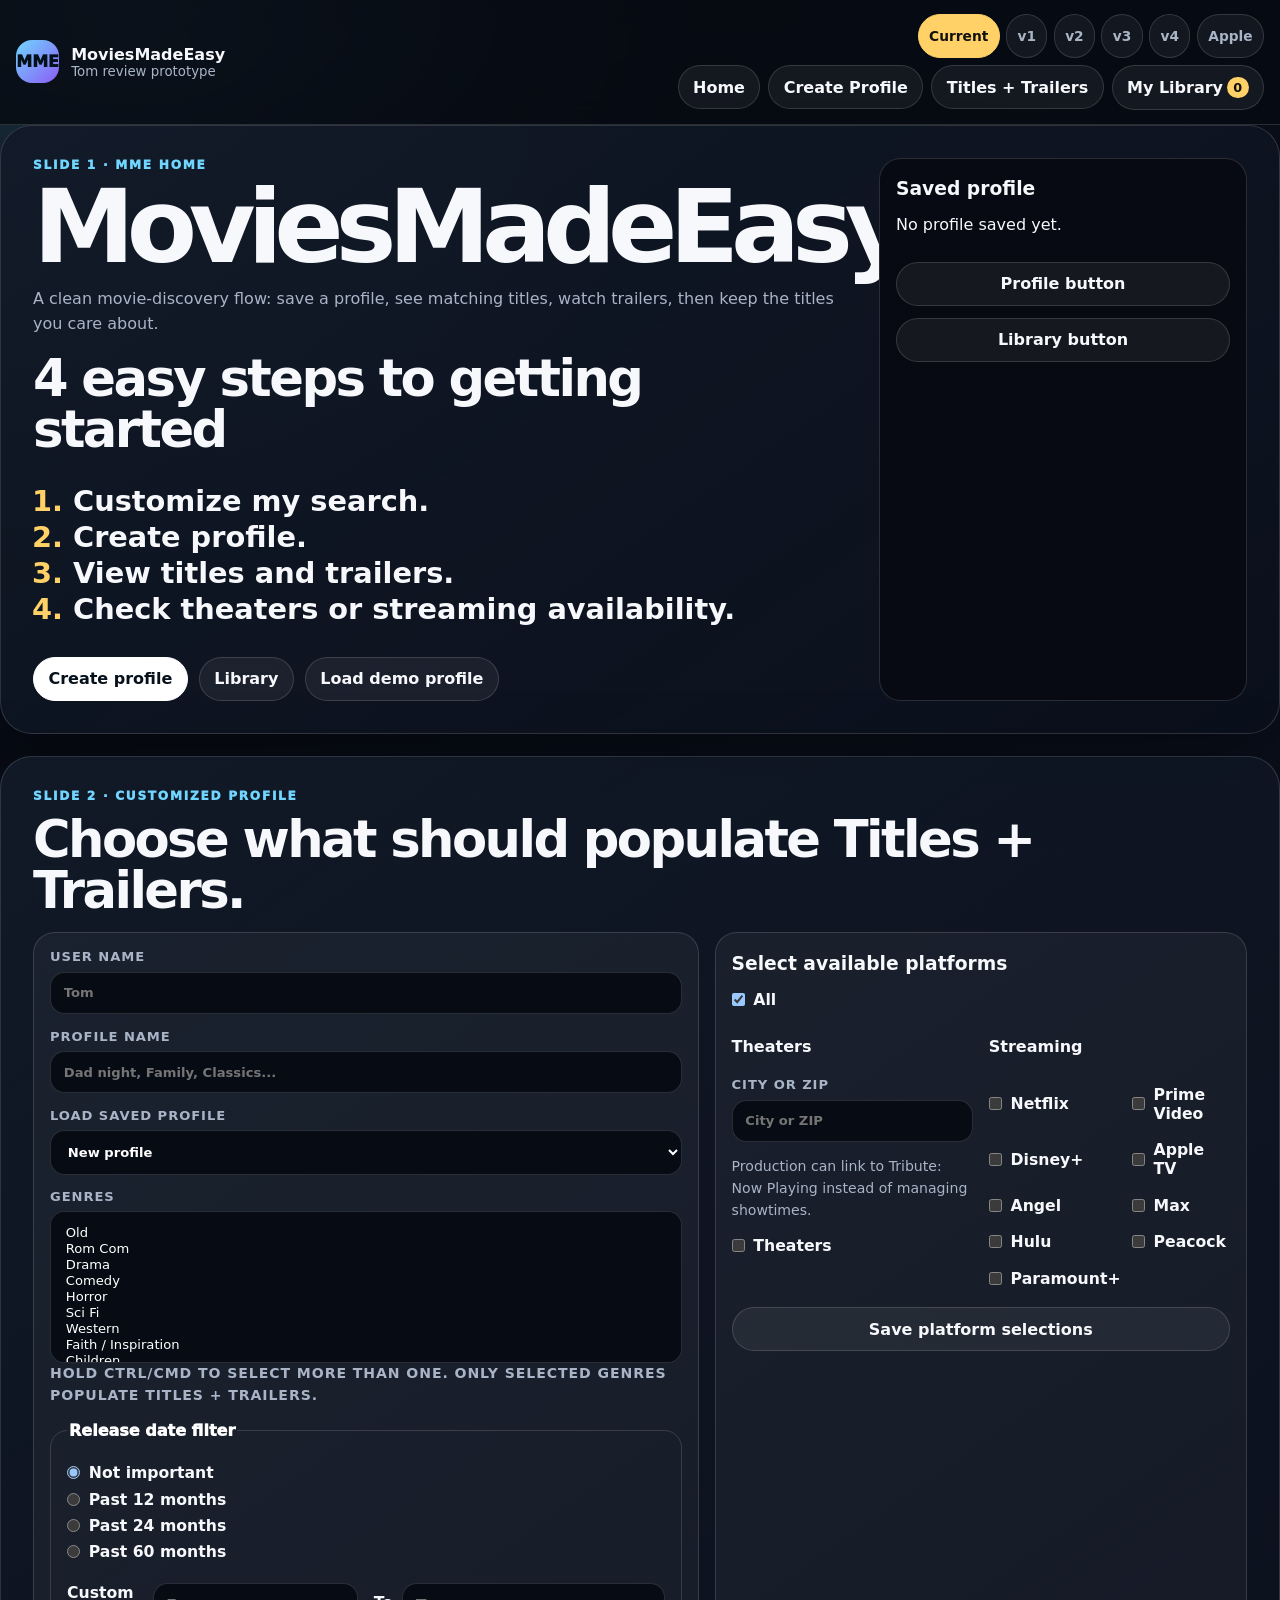
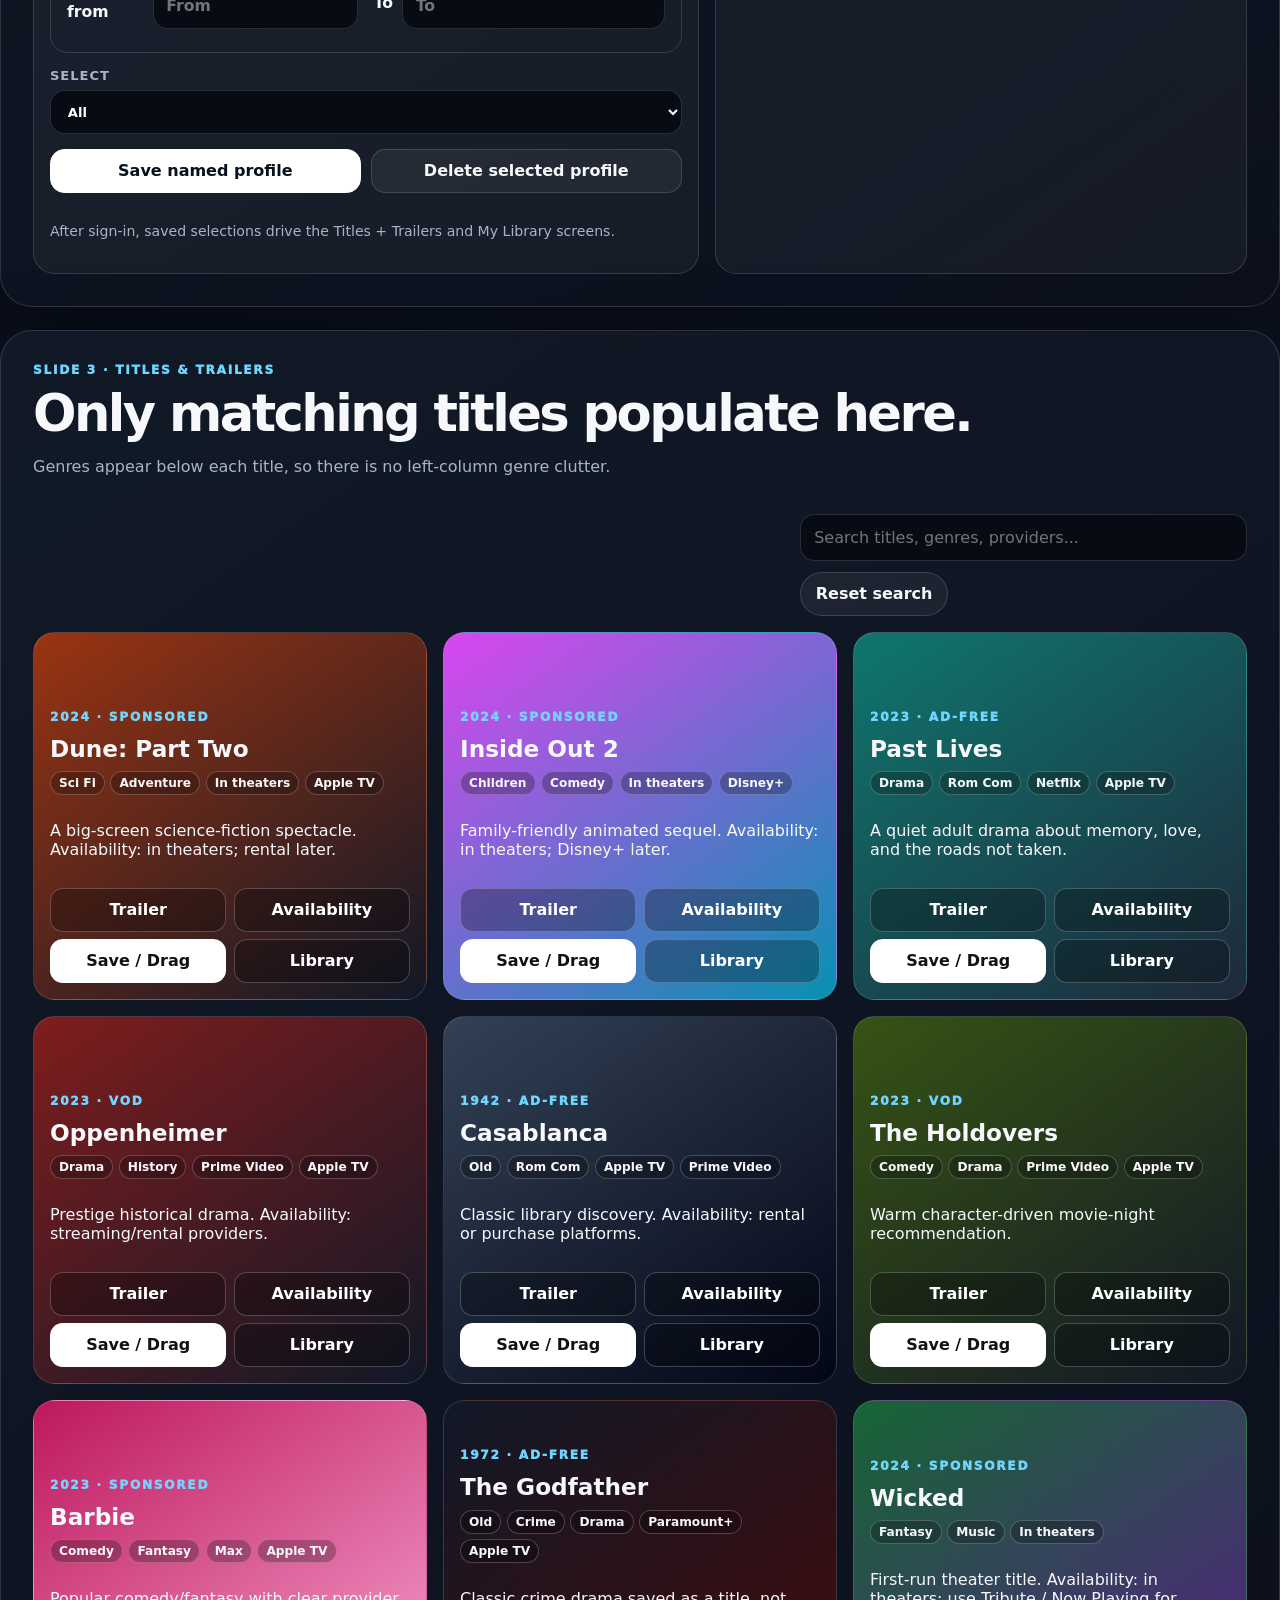
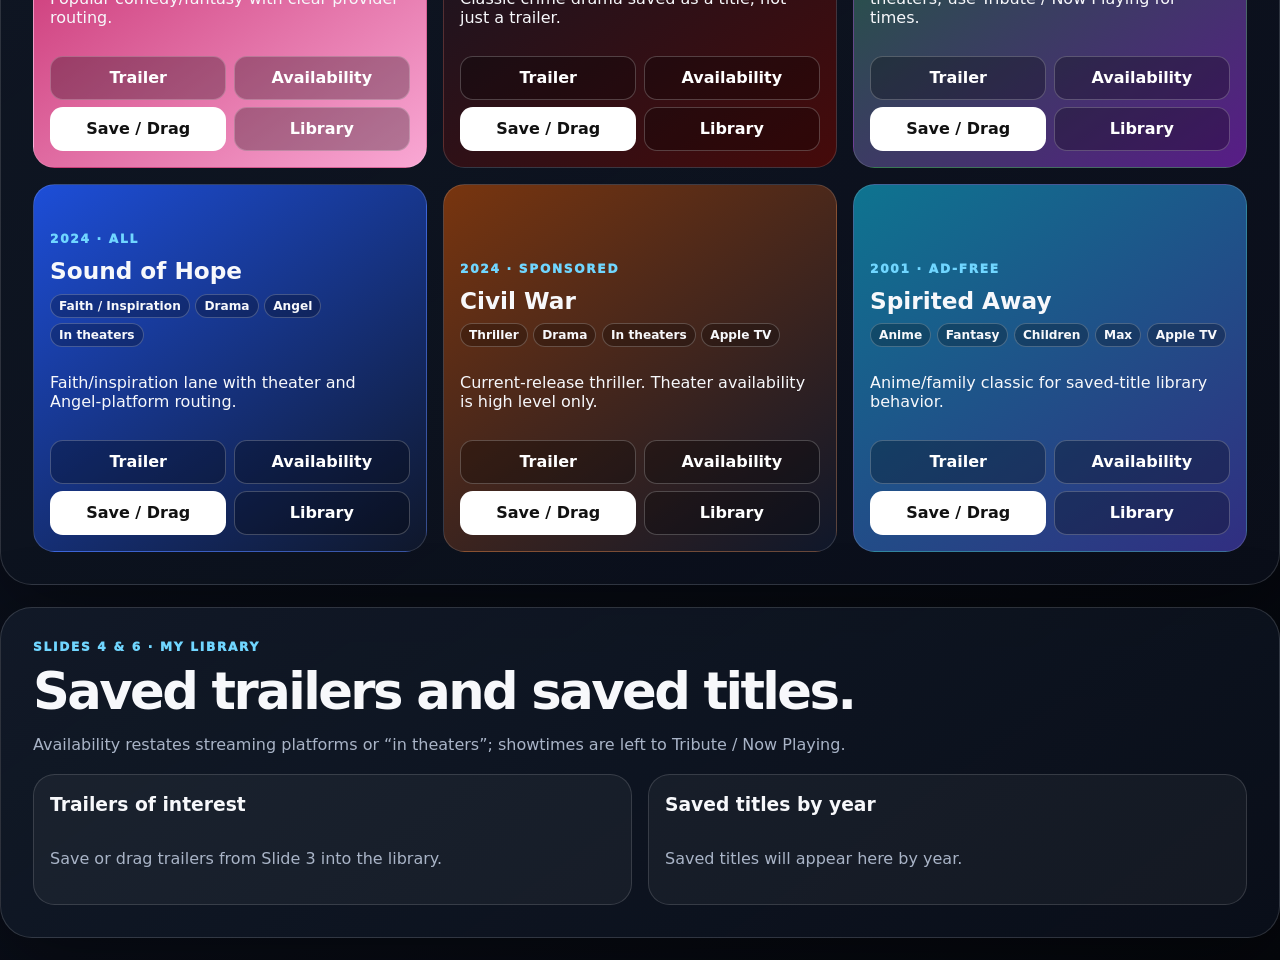
<file: mvp/findamovie_mvp_static/index.html>
<!doctype html>
<html lang="en">
<head>
  <meta charset="utf-8" />
  <meta name="viewport" content="width=device-width,initial-scale=1" />
  <title>MoviesMadeEasy — Tom Review Prototype</title>
  <meta name="description" content="MoviesMadeEasy presentable prototype: profile, platform selection, trailer-first titles, and saved library." />
  <link rel="manifest" href="./manifest.webmanifest" />
  <link rel="stylesheet" href="./styles.css?v=mobile-20260706a" />
</head>
<body>
  <header class="topbar">
    <a class="brand" href="#home" aria-label="MoviesMadeEasy home"><span class="mark">MME</span><span><strong>MoviesMadeEasy</strong><small>Tom review prototype</small></span></a>
    <div class="header-actions">
      <nav class="version-nav" aria-label="Prototype versions">
        <a class="active" href="./">Current</a>
        <a href="./v1/">v1</a>
        <a href="./v2/">v2</a>
        <a href="./v3/">v3</a>
        <a href="./v4/">v4</a>
        <a href="./apple/">Apple</a>
      </nav>
      <nav class="nav" aria-label="Prototype navigation">
        <a href="#home">Home</a>
        <a href="#profile">Create Profile</a>
        <a href="#titles">Titles + Trailers</a>
        <a href="#library">My Library <b id="libraryCount">0</b></a>
      </nav>
    </div>
  </header>

  <main>
    <section id="home" class="screen hero">
      <div>
        <p class="eyebrow">Slide 1 · MME Home</p>
        <h1>MoviesMadeEasy</h1>
        <p class="lead">A clean movie-discovery flow: save a profile, see matching titles, watch trailers, then keep the titles you care about.</p>
        <h2>4 easy steps to getting started</h2>
        <ol class="steps">
          <li>Customize my search.</li>
          <li>Create profile.</li>
          <li>View titles and trailers.</li>
          <li>Check theaters or streaming availability.</li>
        </ol>
        <div class="actions">
          <a class="primary" href="#profile">Create profile</a>
          <a class="secondary" href="#library">Library</a>
          <button class="ghost" id="demoProfile" type="button">Load demo profile</button>
        </div>
      </div>
      <aside class="card status-card">
        <h3>Saved profile</h3>
        <p id="profileSummary">No profile saved yet.</p>
        <a class="secondary full" href="#profile">Profile button</a>
        <a class="secondary full" href="#library">Library button</a>
      </aside>
    </section>

    <section id="profile" class="screen">
      <div class="section-head">
        <p class="eyebrow">Slide 2 · Customized Profile</p>
        <h2>Choose what should populate Titles + Trailers.</h2>
      </div>
      <div class="profile-layout">
        <form id="profileForm" class="card form-card">
          <label>User name
            <input id="userName" placeholder="Tom" autocomplete="username" />
          </label>
          <label>Profile name
            <input id="profileName" placeholder="Dad night, Family, Classics..." />
          </label>
          <label>Load saved profile
            <select id="profilePicker"><option value="">New profile</option></select>
          </label>
          <label>Genres
            <select id="genreSelect" multiple size="7" aria-describedby="genreHelp"></select>
            <span id="genreHelp" class="hint">Hold Ctrl/Cmd to select more than one. Only selected genres populate Titles + Trailers.</span>
          </label>
          <fieldset>
            <legend>Release date filter</legend>
            <label><input type="radio" name="release" value="any" checked /> Not important</label>
            <label><input type="radio" name="release" value="12" /> Past 12 months</label>
            <label><input type="radio" name="release" value="24" /> Past 24 months</label>
            <label><input type="radio" name="release" value="60" /> Past 60 months</label>
            <div class="two-col">
              <label>Custom from<input id="fromYear" type="number" min="1900" max="2030" placeholder="From" /></label>
              <label>To<input id="toYear" type="number" min="1900" max="2030" placeholder="To" /></label>
            </div>
          </fieldset>
          <label>Select
            <select id="viewSelect">
              <option value="all">All</option>
              <option value="ad-free">Ad free</option>
              <option value="sponsored">Sponsored</option>
              <option value="vod">VOD purchase or rental</option>
            </select>
          </label>
          <div class="profile-buttons">
            <button class="primary" type="submit">Save named profile</button>
            <button id="deleteProfile" class="secondary" type="button">Delete selected profile</button>
          </div>
          <p class="hint">After sign-in, saved selections drive the Titles + Trailers and My Library screens.</p>
        </form>

        <div class="card platform-card">
          <h3>Select available platforms</h3>
          <label class="check"><input id="platformAll" type="checkbox" checked /> All</label>
          <div class="platform-grid">
            <div>
              <h4>Theaters</h4>
              <label>City or ZIP<input id="zipInput" placeholder="City or ZIP" /></label>
              <p class="hint">Production can link to Tribute: Now Playing instead of managing showtimes.</p>
              <label class="check"><input class="provider" value="In theaters" type="checkbox" /> Theaters</label>
            </div>
            <div>
              <h4>Streaming</h4>
              <div id="streamers" class="check-list"></div>
            </div>
          </div>
          <button id="savePlatforms" class="secondary full" type="button">Save platform selections</button>
        </div>
      </div>
    </section>

    <section id="titles" class="screen">
      <div class="section-head row-head">
        <div>
          <p class="eyebrow">Slide 3 · Titles & Trailers</p>
          <h2>Only matching titles populate here.</h2>
          <p class="muted">Genres appear below each title, so there is no left-column genre clutter.</p>
        </div>
        <div class="search-row">
          <input id="searchBox" placeholder="Search titles, genres, providers..." />
          <button id="resetBtn" class="ghost" type="button">Reset search</button>
        </div>
      </div>
      <div id="results" class="results-grid"></div>
      <p id="emptyState" class="empty hidden">No titles match the saved profile. Reset filters or broaden the profile.</p>
    </section>

    <section id="library" class="screen">
      <div class="section-head">
        <p class="eyebrow">Slides 4 & 6 · My Library</p>
        <h2>Saved trailers and saved titles.</h2>
        <p class="muted">Availability restates streaming platforms or “in theaters”; showtimes are left to Tribute / Now Playing.</p>
      </div>
      <div class="library-layout">
        <div class="card">
          <h3>Trailers of interest</h3>
          <div id="trailerLibrary" class="library-list"></div>
        </div>
        <div class="card">
          <h3>Saved titles by year</h3>
          <div id="titleLibrary" class="library-list"></div>
        </div>
      </div>
    </section>
  </main>

  <dialog id="detailsModal">
    <div class="modal-card">
      <button id="closeModal" class="modal-close" type="button">×</button>
      <div id="modalBody"></div>
    </div>
  </dialog>

  <script src="./app.js?v=tom-notes-20260702"></script>
</body>
</html>
</file>
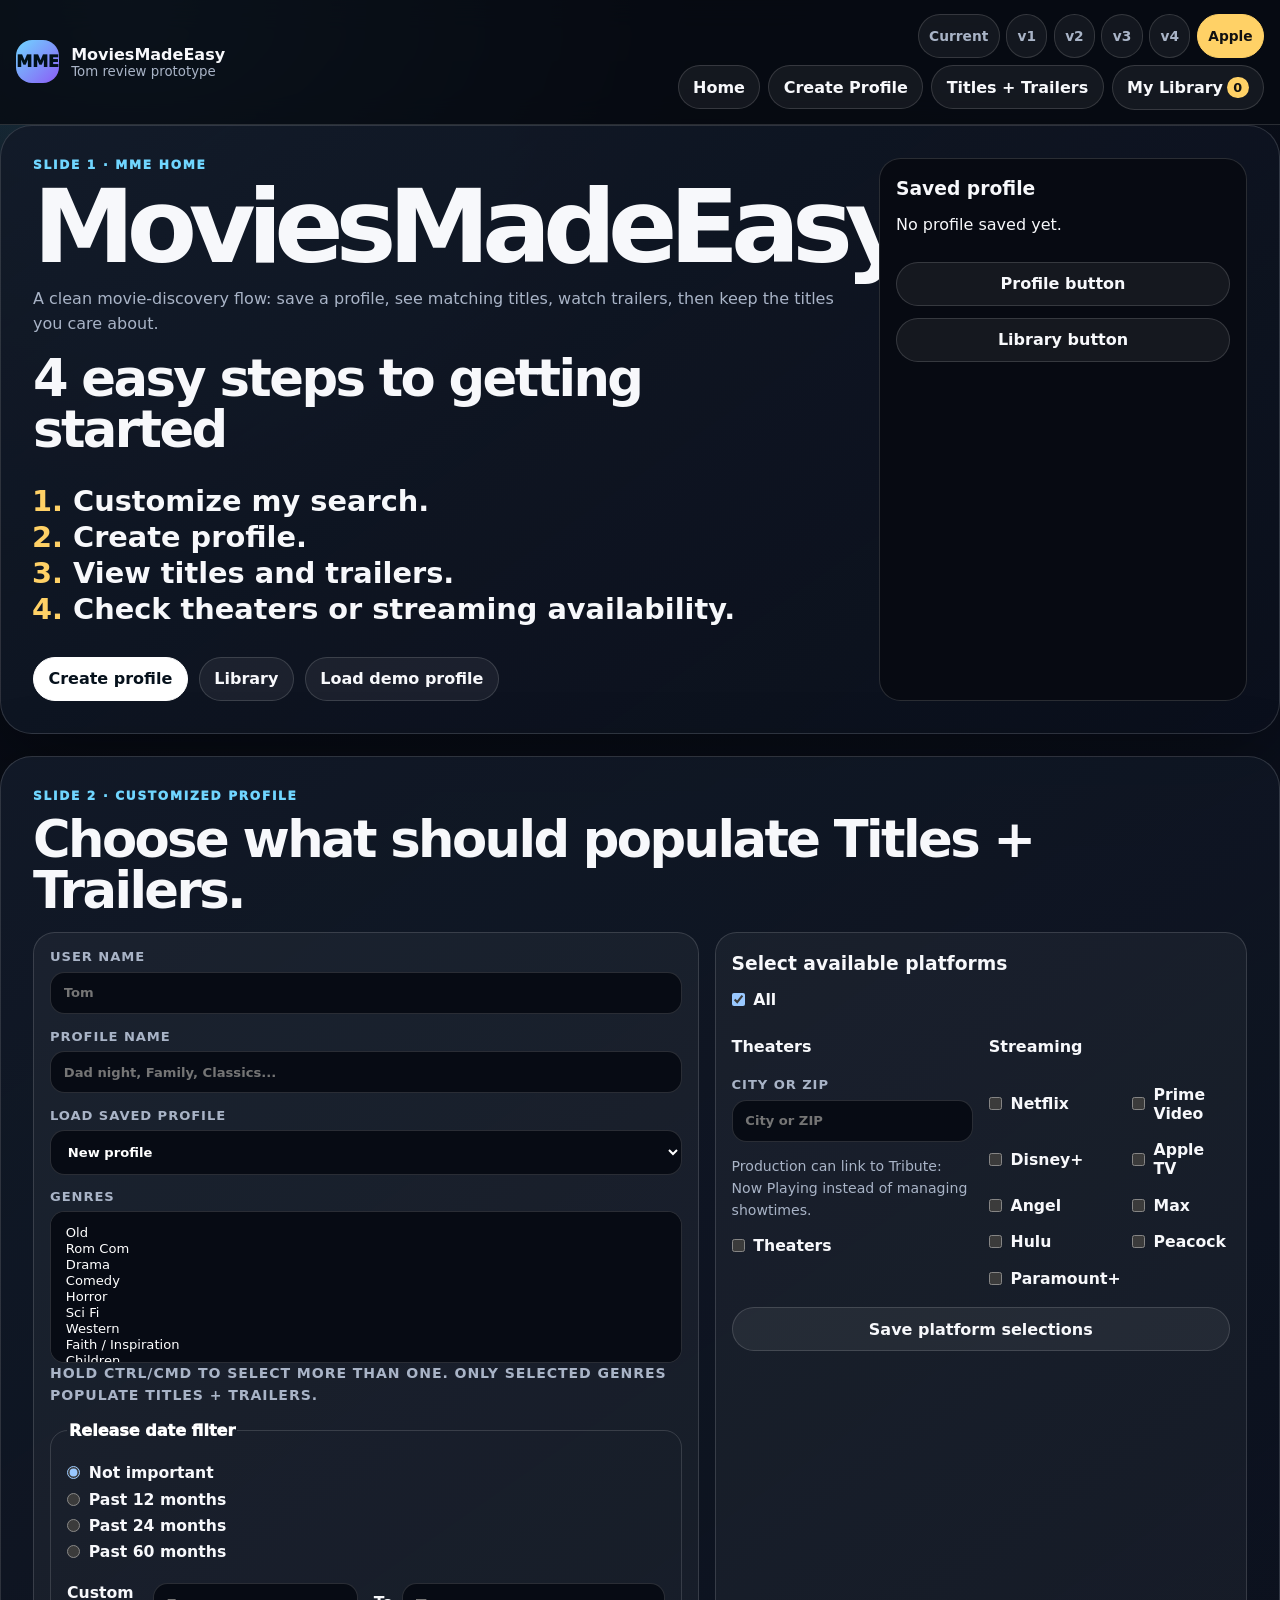
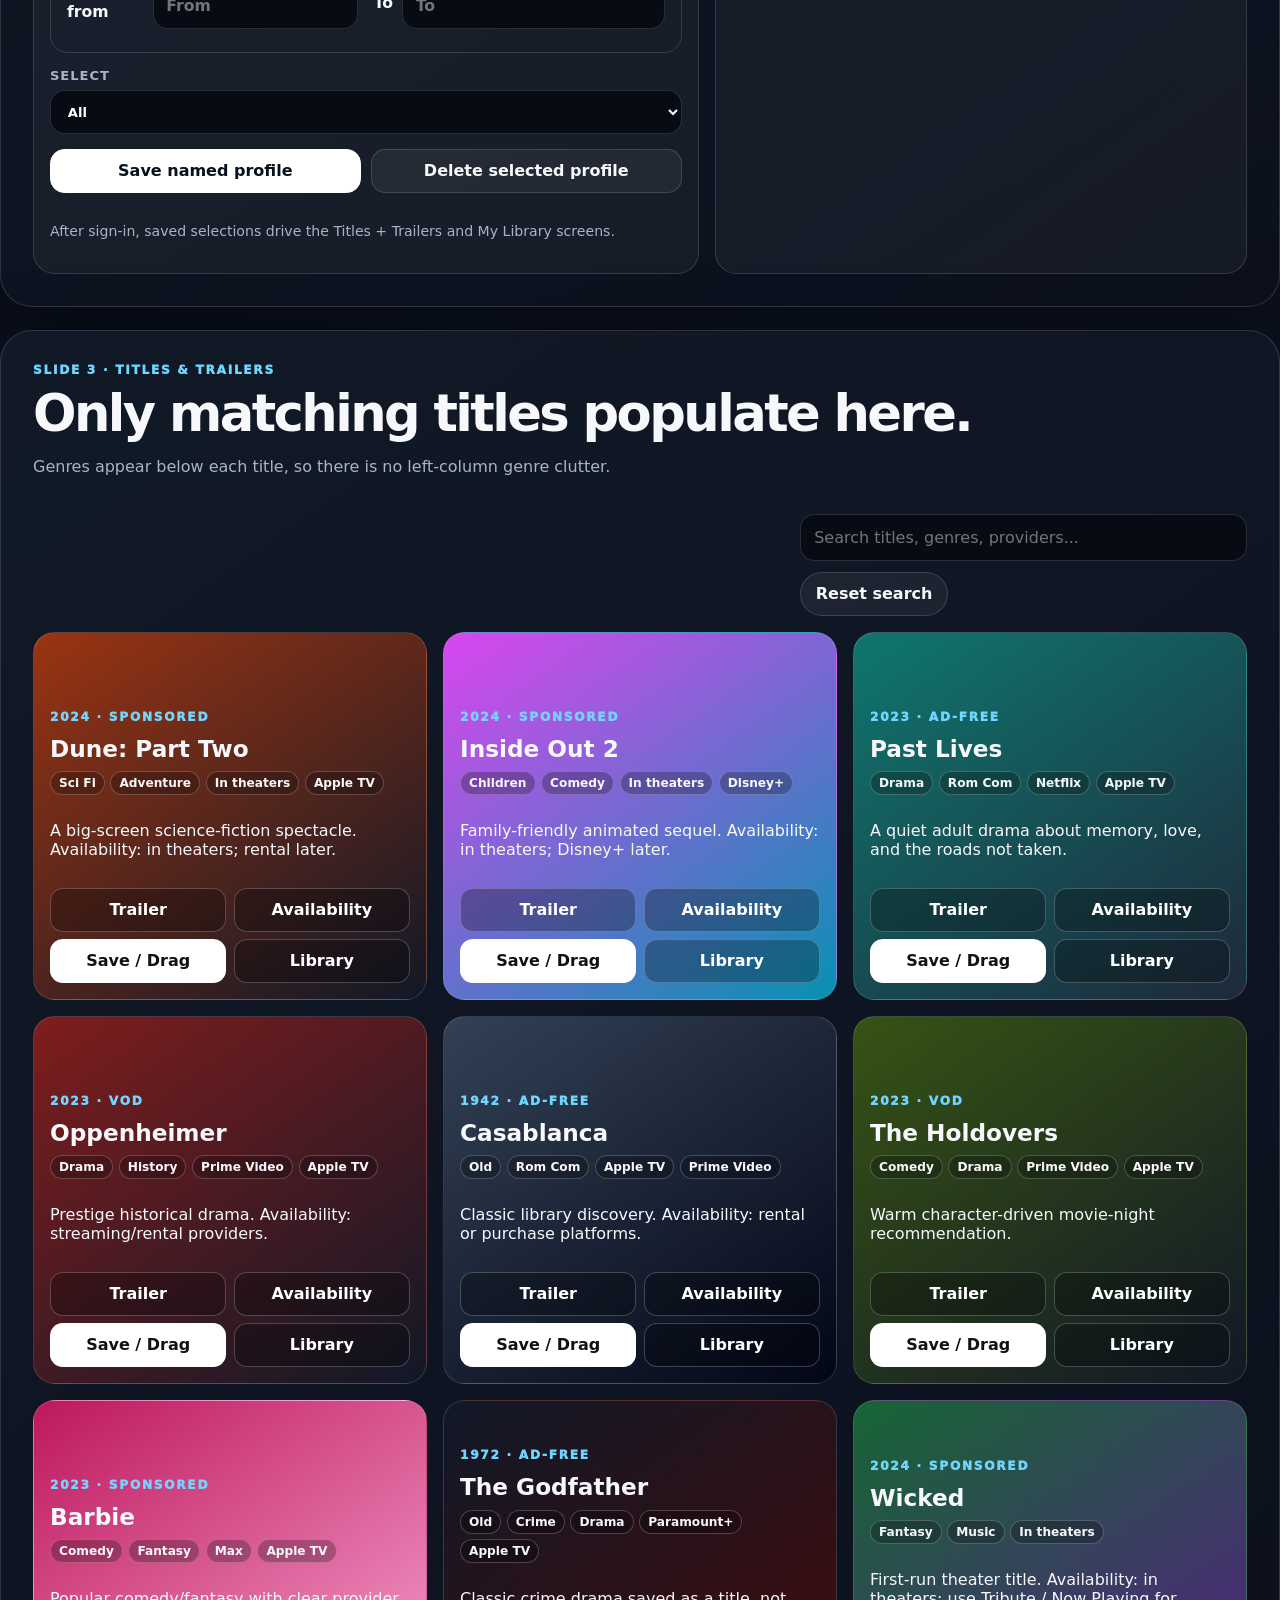
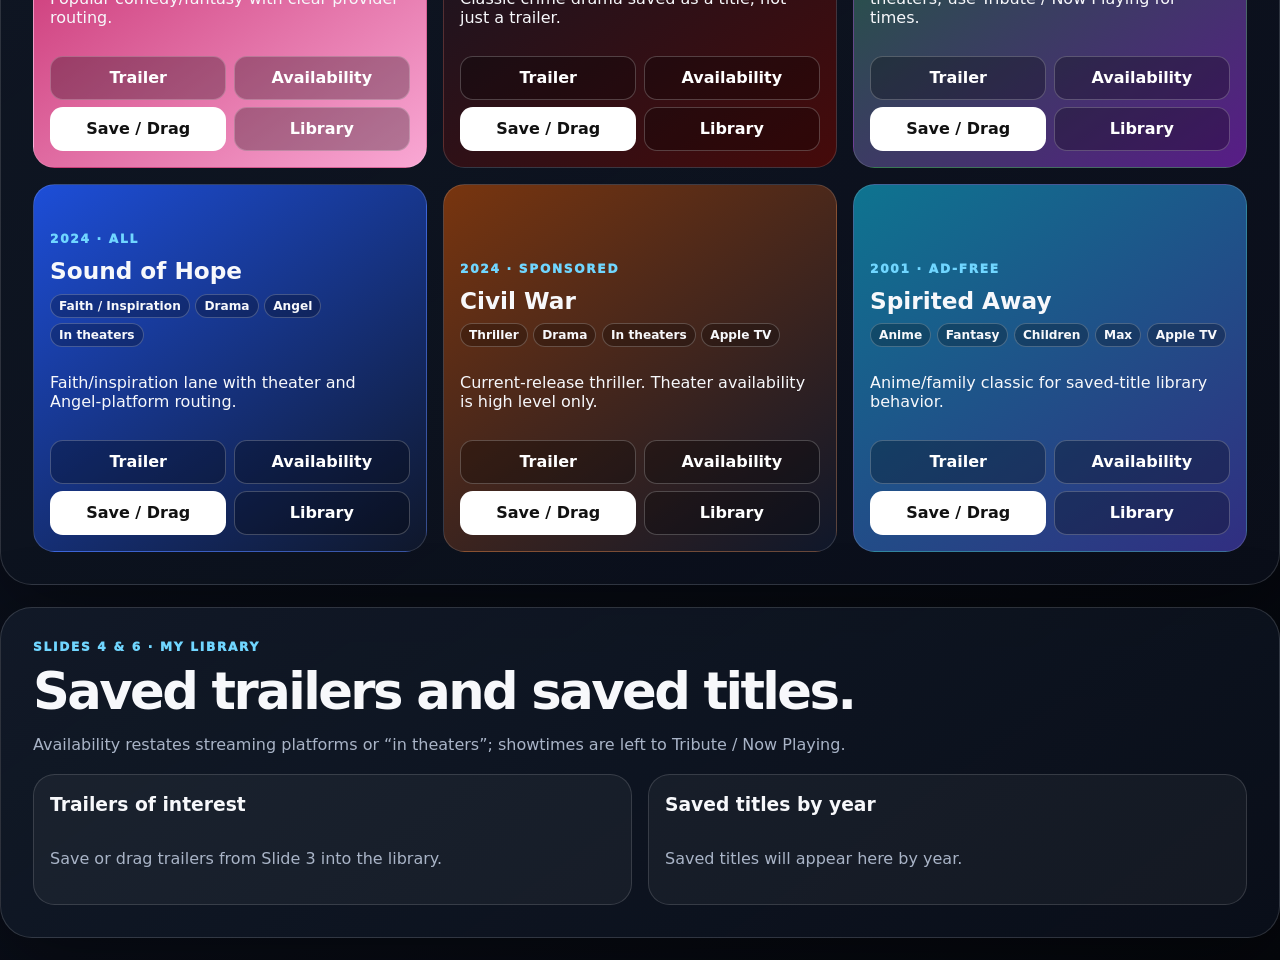
<file: mvp/findamovie_mvp_static/apple/index.html>
<!doctype html>
<html lang="en">
<head>
  <meta charset="utf-8" />
  <meta name="viewport" content="width=device-width,initial-scale=1" />
  <title>MoviesMadeEasy — Tom Review Prototype</title>
  <meta name="description" content="MoviesMadeEasy presentable prototype: profile, platform selection, trailer-first titles, and saved library." />
  <link rel="manifest" href="./manifest.webmanifest" />
  <link rel="stylesheet" href="./styles.css?v=dev-panel-20260709T181501Z" />
</head>
<body>
  <header class="topbar">
    <a class="brand" href="#home" aria-label="MoviesMadeEasy home"><span class="mark">MME</span><span><strong>MoviesMadeEasy</strong><small>Tom review prototype</small></span></a>
    <div class="header-actions">
      <nav class="version-nav" aria-label="Prototype versions">
        <a href="../">Current</a>
        <a href="../v1/">v1</a>
        <a href="../v2/">v2</a>
        <a href="../v3/">v3</a>
        <a href="../v4/">v4</a>
        <a class="active" href="../apple/">Apple</a>
      </nav>
      <nav class="nav" aria-label="Prototype navigation">
        <a href="#home">Home</a>
        <a href="#profile">Create Profile</a>
        <a href="#titles">Titles + Trailers</a>
        <a href="#library">My Library <b id="libraryCount">0</b></a>
      </nav>
    </div>
  </header>

  <main>
    <section id="home" class="screen hero">
      <div>
        <p class="eyebrow">Slide 1 · MME Home</p>
        <h1>MoviesMadeEasy</h1>
        <p class="lead">A clean movie-discovery flow: save a profile, see matching titles, watch trailers, then keep the titles you care about.</p>
        <h2>4 easy steps to getting started</h2>
        <ol class="steps">
          <li>Customize my search.</li>
          <li>Create profile.</li>
          <li>View titles and trailers.</li>
          <li>Check theaters or streaming availability.</li>
        </ol>
        <div class="actions">
          <a class="primary" href="#profile">Create profile</a>
          <a class="secondary" href="#library">Library</a>
          <button class="ghost" id="demoProfile" type="button">Load demo profile</button>
        </div>
      </div>
      <aside class="card status-card">
        <h3>Saved profile</h3>
        <p id="profileSummary">No profile saved yet.</p>
        <a class="secondary full" href="#profile">Profile button</a>
        <a class="secondary full" href="#library">Library button</a>
      </aside>
    </section>

    <section id="profile" class="screen">
      <div class="section-head">
        <p class="eyebrow">Slide 2 · Customized Profile</p>
        <h2>Choose what should populate Titles + Trailers.</h2>
      </div>
      <div class="profile-layout">
        <form id="profileForm" class="card form-card">
          <label>User name
            <input id="userName" placeholder="Tom" autocomplete="username" />
          </label>
          <label>Profile name
            <input id="profileName" placeholder="Dad night, Family, Classics..." />
          </label>
          <label>Load saved profile
            <select id="profilePicker"><option value="">New profile</option></select>
          </label>
          <label>Genres
            <select id="genreSelect" multiple size="7" aria-describedby="genreHelp"></select>
            <span id="genreHelp" class="hint">Hold Ctrl/Cmd to select more than one. Only selected genres populate Titles + Trailers.</span>
          </label>
          <fieldset>
            <legend>Release date filter</legend>
            <label><input type="radio" name="release" value="any" checked /> Not important</label>
            <label><input type="radio" name="release" value="12" /> Past 12 months</label>
            <label><input type="radio" name="release" value="24" /> Past 24 months</label>
            <label><input type="radio" name="release" value="60" /> Past 60 months</label>
            <div class="two-col">
              <label>Custom from<input id="fromYear" type="number" min="1900" max="2030" placeholder="From" /></label>
              <label>To<input id="toYear" type="number" min="1900" max="2030" placeholder="To" /></label>
            </div>
          </fieldset>
          <label>Select
            <select id="viewSelect">
              <option value="all">All</option>
              <option value="ad-free">Ad free</option>
              <option value="sponsored">Sponsored</option>
              <option value="vod">VOD purchase or rental</option>
            </select>
          </label>
          <div class="profile-buttons">
            <button class="primary" type="submit">Save named profile</button>
            <button id="deleteProfile" class="secondary" type="button">Delete selected profile</button>
          </div>
          <p class="hint">After sign-in, saved selections drive the Titles + Trailers and My Library screens.</p>
        </form>

        <div class="card platform-card">
          <h3>Select available platforms</h3>
          <label class="check"><input id="platformAll" type="checkbox" checked /> All</label>
          <div class="platform-grid">
            <div>
              <h4>Theaters</h4>
              <label>City or ZIP<input id="zipInput" placeholder="City or ZIP" /></label>
              <p class="hint">Production can link to Tribute: Now Playing instead of managing showtimes.</p>
              <label class="check"><input class="provider" value="In theaters" type="checkbox" /> Theaters</label>
            </div>
            <div>
              <h4>Streaming</h4>
              <div id="streamers" class="check-list"></div>
            </div>
          </div>
          <button id="savePlatforms" class="secondary full" type="button">Save platform selections</button>
        </div>
      </div>
    </section>

    <section id="titles" class="screen">
      <div class="section-head row-head">
        <div>
          <p class="eyebrow">Slide 3 · Titles & Trailers</p>
          <h2>Only matching titles populate here.</h2>
          <p class="muted">Genres appear below each title, so there is no left-column genre clutter.</p>
        </div>
        <div class="search-row">
          <input id="searchBox" placeholder="Search titles, genres, providers..." />
          <button id="resetBtn" class="ghost" type="button">Reset search</button>
        </div>
      </div>
      <div id="results" class="results-grid"></div>
      <p id="emptyState" class="empty hidden">No titles match the saved profile. Reset filters or broaden the profile.</p>
    </section>

    <section id="library" class="screen">
      <div class="section-head">
        <p class="eyebrow">Slides 4 & 6 · My Library</p>
        <h2>Saved trailers and saved titles.</h2>
        <p class="muted">Availability restates streaming platforms or “in theaters”; showtimes are left to Tribute / Now Playing.</p>
      </div>
      <div class="library-layout">
        <div class="card">
          <h3>Trailers of interest</h3>
          <div id="trailerLibrary" class="library-list"></div>
        </div>
        <div class="card">
          <h3>Saved titles by year</h3>
          <div id="titleLibrary" class="library-list"></div>
        </div>
      </div>
    </section>
  </main>

  <dialog id="detailsModal">
    <div class="modal-card">
      <button id="closeModal" class="modal-close" type="button">×</button>
      <div id="modalBody"></div>
    </div>
  </dialog>

  <script src="./app.js?v=dev-panel-20260709T181501Z"></script>
</body>
</html>
</file>
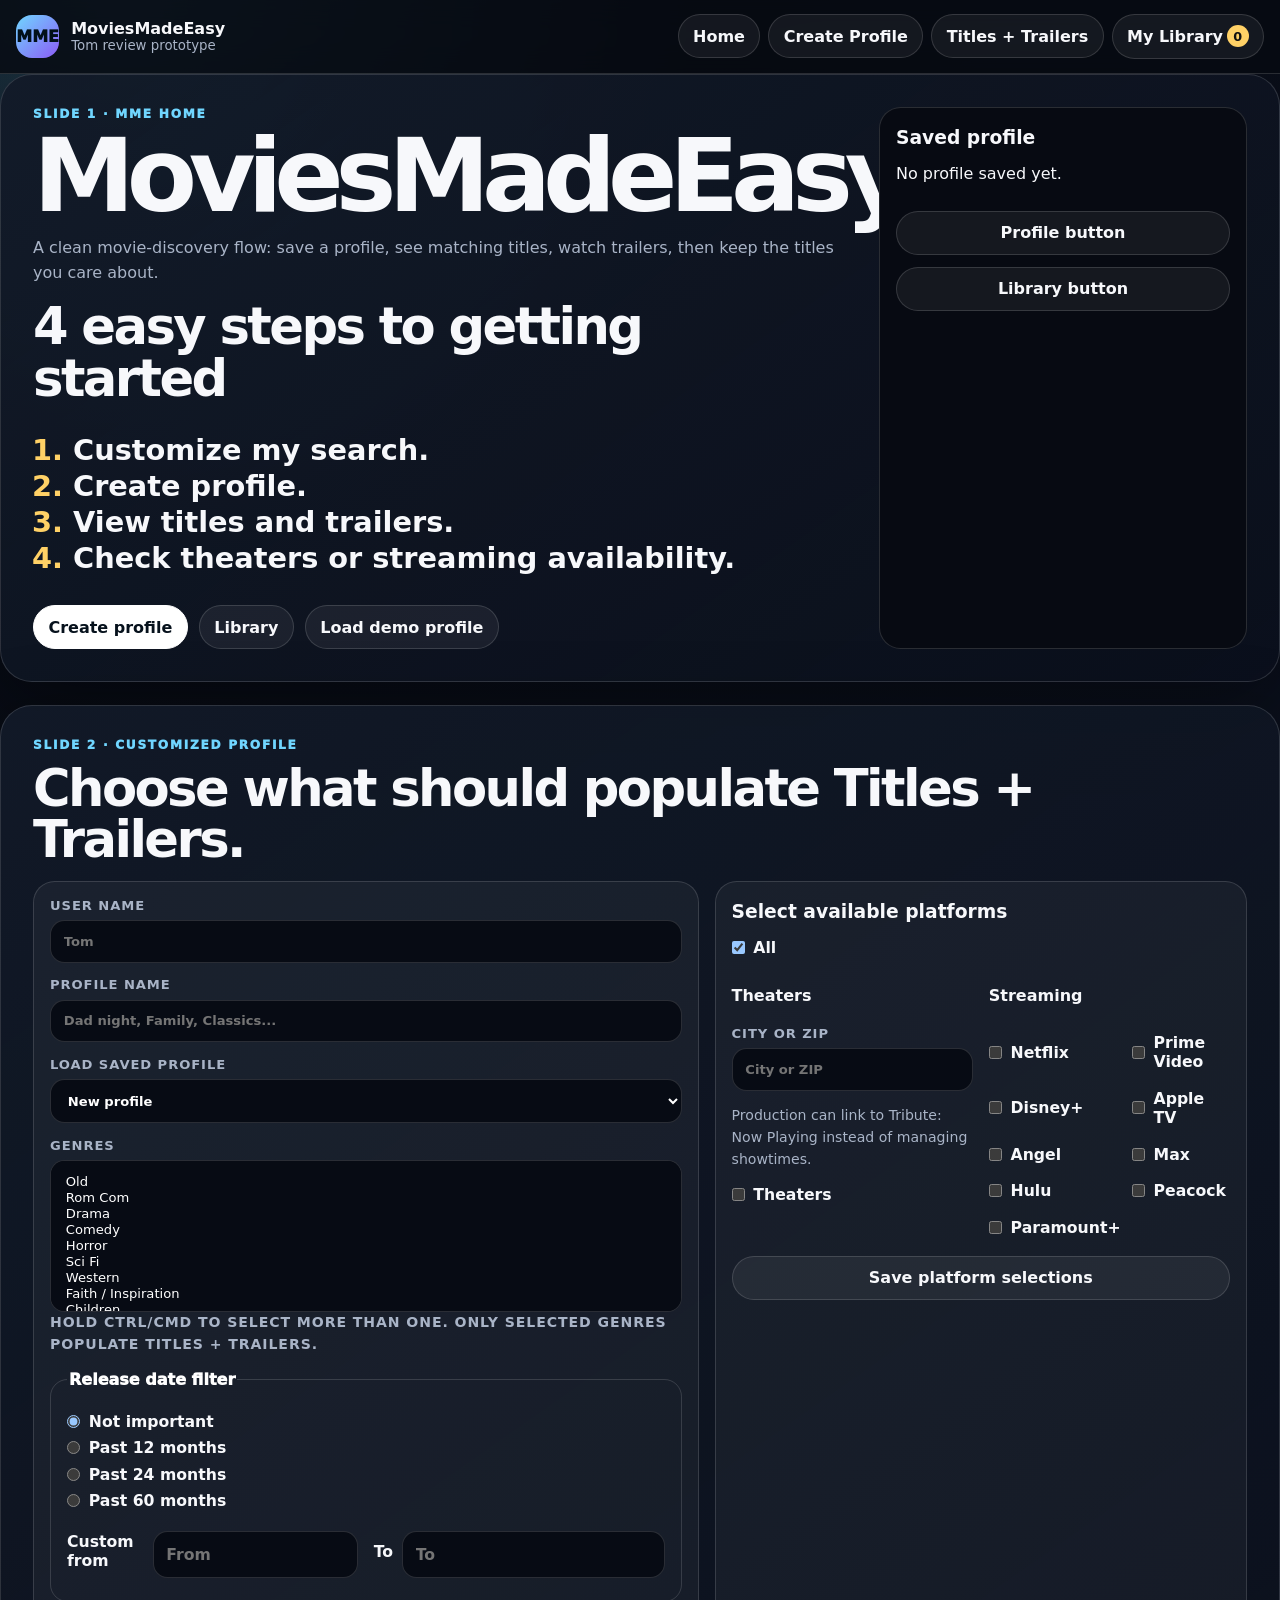
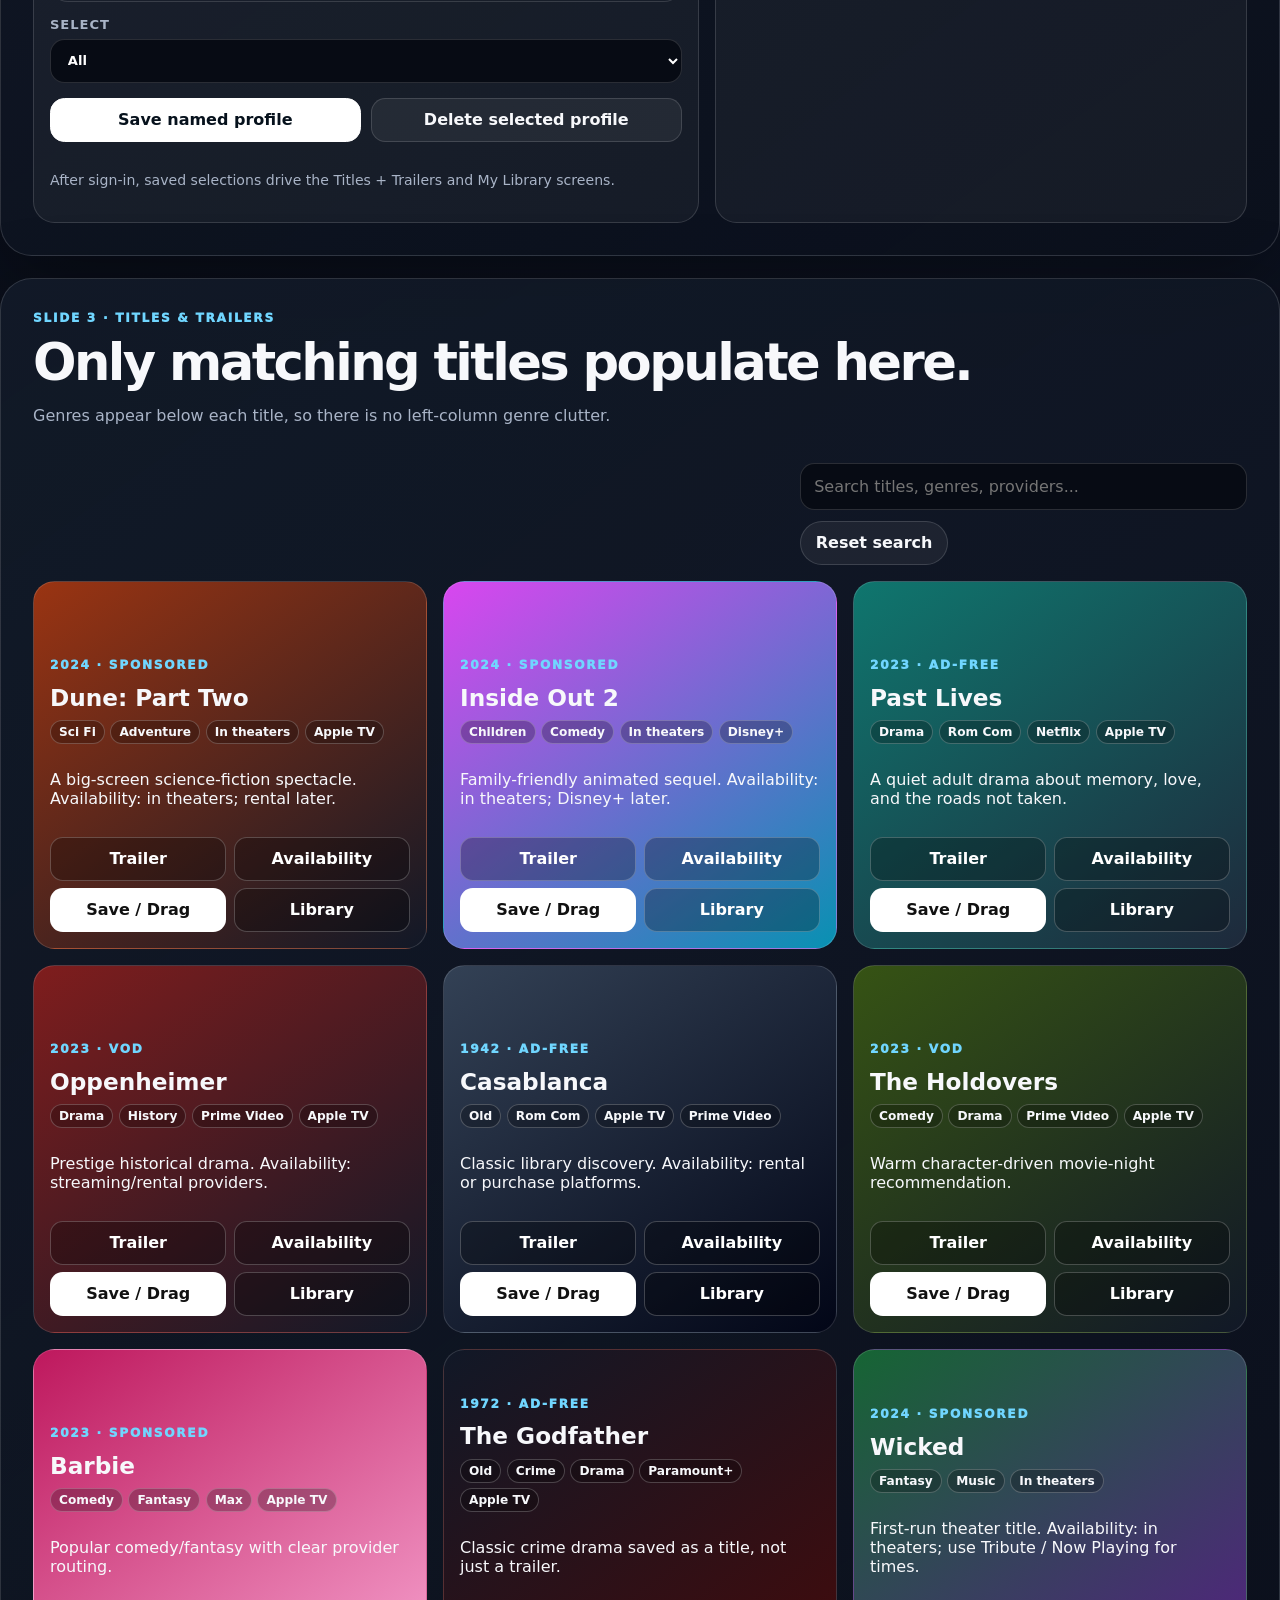
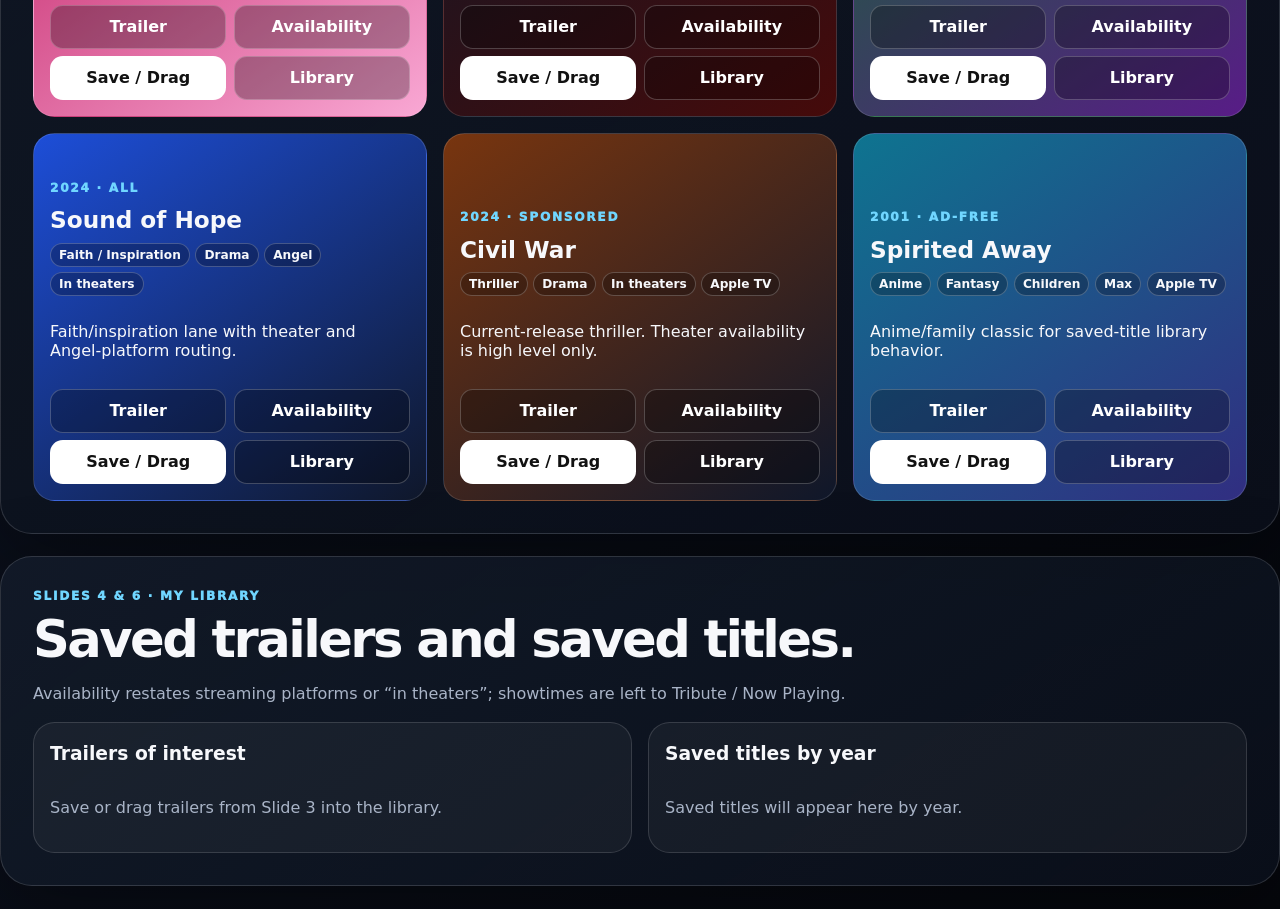
<file: mvp/findamovie_mvp_static/v2/index.html>
<!doctype html>
<html lang="en">
<head>
  <meta charset="utf-8" />
  <meta name="viewport" content="width=device-width,initial-scale=1" />
  <title>MoviesMadeEasy — Tom Review Prototype</title>
  <meta name="description" content="MoviesMadeEasy presentable prototype: profile, platform selection, trailer-first titles, and saved library." />
  <link rel="manifest" href="./manifest.webmanifest" />
  <link rel="stylesheet" href="./styles.css?v=dev-panel-20260709T181501Z" />
</head>
<body>
  <header class="topbar">
    <a class="brand" href="#home" aria-label="MoviesMadeEasy home"><span class="mark">MME</span><span><strong>MoviesMadeEasy</strong><small>Tom review prototype</small></span></a>
    <div class="header-actions">
      <nav class="version-nav" aria-label="Prototype versions">
        <a href="../">Current</a>
        <a href="../v1/">v1</a>
        <a class="active" href="../v2/">v2</a>
        <a href="../v3/">v3</a>
        <a href="../v4/">v4</a>
        <a href="../apple/">Apple</a>
      </nav>
      <nav class="nav" aria-label="Prototype navigation">
        <a href="#home">Home</a>
        <a href="#profile">Create Profile</a>
        <a href="#titles">Titles + Trailers</a>
        <a href="#library">My Library <b id="libraryCount">0</b></a>
      </nav>
    </div>
  </header>

  <main>
    <section id="home" class="screen hero">
      <div>
        <p class="eyebrow">Slide 1 · MME Home</p>
        <h1>MoviesMadeEasy</h1>
        <p class="lead">A clean movie-discovery flow: save a profile, see matching titles, watch trailers, then keep the titles you care about.</p>
        <h2>4 easy steps to getting started</h2>
        <ol class="steps">
          <li>Customize my search.</li>
          <li>Create profile.</li>
          <li>View titles and trailers.</li>
          <li>Check theaters or streaming availability.</li>
        </ol>
        <div class="actions">
          <a class="primary" href="#profile">Create profile</a>
          <a class="secondary" href="#library">Library</a>
          <button class="ghost" id="demoProfile" type="button">Load demo profile</button>
        </div>
      </div>
      <aside class="card status-card">
        <h3>Saved profile</h3>
        <p id="profileSummary">No profile saved yet.</p>
        <a class="secondary full" href="#profile">Profile button</a>
        <a class="secondary full" href="#library">Library button</a>
      </aside>
    </section>

    <section id="profile" class="screen">
      <div class="section-head">
        <p class="eyebrow">Slide 2 · Customized Profile</p>
        <h2>Choose what should populate Titles + Trailers.</h2>
      </div>
      <div class="profile-layout">
        <form id="profileForm" class="card form-card">
          <label>User name
            <input id="userName" placeholder="Tom" autocomplete="username" />
          </label>
          <label>Profile name
            <input id="profileName" placeholder="Dad night, Family, Classics..." />
          </label>
          <label>Load saved profile
            <select id="profilePicker"><option value="">New profile</option></select>
          </label>
          <label>Genres
            <select id="genreSelect" multiple size="7" aria-describedby="genreHelp"></select>
            <span id="genreHelp" class="hint">Hold Ctrl/Cmd to select more than one. Only selected genres populate Titles + Trailers.</span>
          </label>
          <fieldset>
            <legend>Release date filter</legend>
            <label><input type="radio" name="release" value="any" checked /> Not important</label>
            <label><input type="radio" name="release" value="12" /> Past 12 months</label>
            <label><input type="radio" name="release" value="24" /> Past 24 months</label>
            <label><input type="radio" name="release" value="60" /> Past 60 months</label>
            <div class="two-col">
              <label>Custom from<input id="fromYear" type="number" min="1900" max="2030" placeholder="From" /></label>
              <label>To<input id="toYear" type="number" min="1900" max="2030" placeholder="To" /></label>
            </div>
          </fieldset>
          <label>Select
            <select id="viewSelect">
              <option value="all">All</option>
              <option value="ad-free">Ad free</option>
              <option value="sponsored">Sponsored</option>
              <option value="vod">VOD purchase or rental</option>
            </select>
          </label>
          <div class="profile-buttons">
            <button class="primary" type="submit">Save named profile</button>
            <button id="deleteProfile" class="secondary" type="button">Delete selected profile</button>
          </div>
          <p class="hint">After sign-in, saved selections drive the Titles + Trailers and My Library screens.</p>
        </form>

        <div class="card platform-card">
          <h3>Select available platforms</h3>
          <label class="check"><input id="platformAll" type="checkbox" checked /> All</label>
          <div class="platform-grid">
            <div>
              <h4>Theaters</h4>
              <label>City or ZIP<input id="zipInput" placeholder="City or ZIP" /></label>
              <p class="hint">Production can link to Tribute: Now Playing instead of managing showtimes.</p>
              <label class="check"><input class="provider" value="In theaters" type="checkbox" /> Theaters</label>
            </div>
            <div>
              <h4>Streaming</h4>
              <div id="streamers" class="check-list"></div>
            </div>
          </div>
          <button id="savePlatforms" class="secondary full" type="button">Save platform selections</button>
        </div>
      </div>
    </section>

    <section id="titles" class="screen">
      <div class="section-head row-head">
        <div>
          <p class="eyebrow">Slide 3 · Titles & Trailers</p>
          <h2>Only matching titles populate here.</h2>
          <p class="muted">Genres appear below each title, so there is no left-column genre clutter.</p>
        </div>
        <div class="search-row">
          <input id="searchBox" placeholder="Search titles, genres, providers..." />
          <button id="resetBtn" class="ghost" type="button">Reset search</button>
        </div>
      </div>
      <div id="results" class="results-grid"></div>
      <p id="emptyState" class="empty hidden">No titles match the saved profile. Reset filters or broaden the profile.</p>
    </section>

    <section id="library" class="screen">
      <div class="section-head">
        <p class="eyebrow">Slides 4 & 6 · My Library</p>
        <h2>Saved trailers and saved titles.</h2>
        <p class="muted">Availability restates streaming platforms or “in theaters”; showtimes are left to Tribute / Now Playing.</p>
      </div>
      <div class="library-layout">
        <div class="card">
          <h3>Trailers of interest</h3>
          <div id="trailerLibrary" class="library-list"></div>
        </div>
        <div class="card">
          <h3>Saved titles by year</h3>
          <div id="titleLibrary" class="library-list"></div>
        </div>
      </div>
    </section>
  </main>

  <dialog id="detailsModal">
    <div class="modal-card">
      <button id="closeModal" class="modal-close" type="button">×</button>
      <div id="modalBody"></div>
    </div>
  </dialog>

  <script src="./app.js?v=dev-panel-20260709T181501Z"></script>
</body>
</html>
</file>
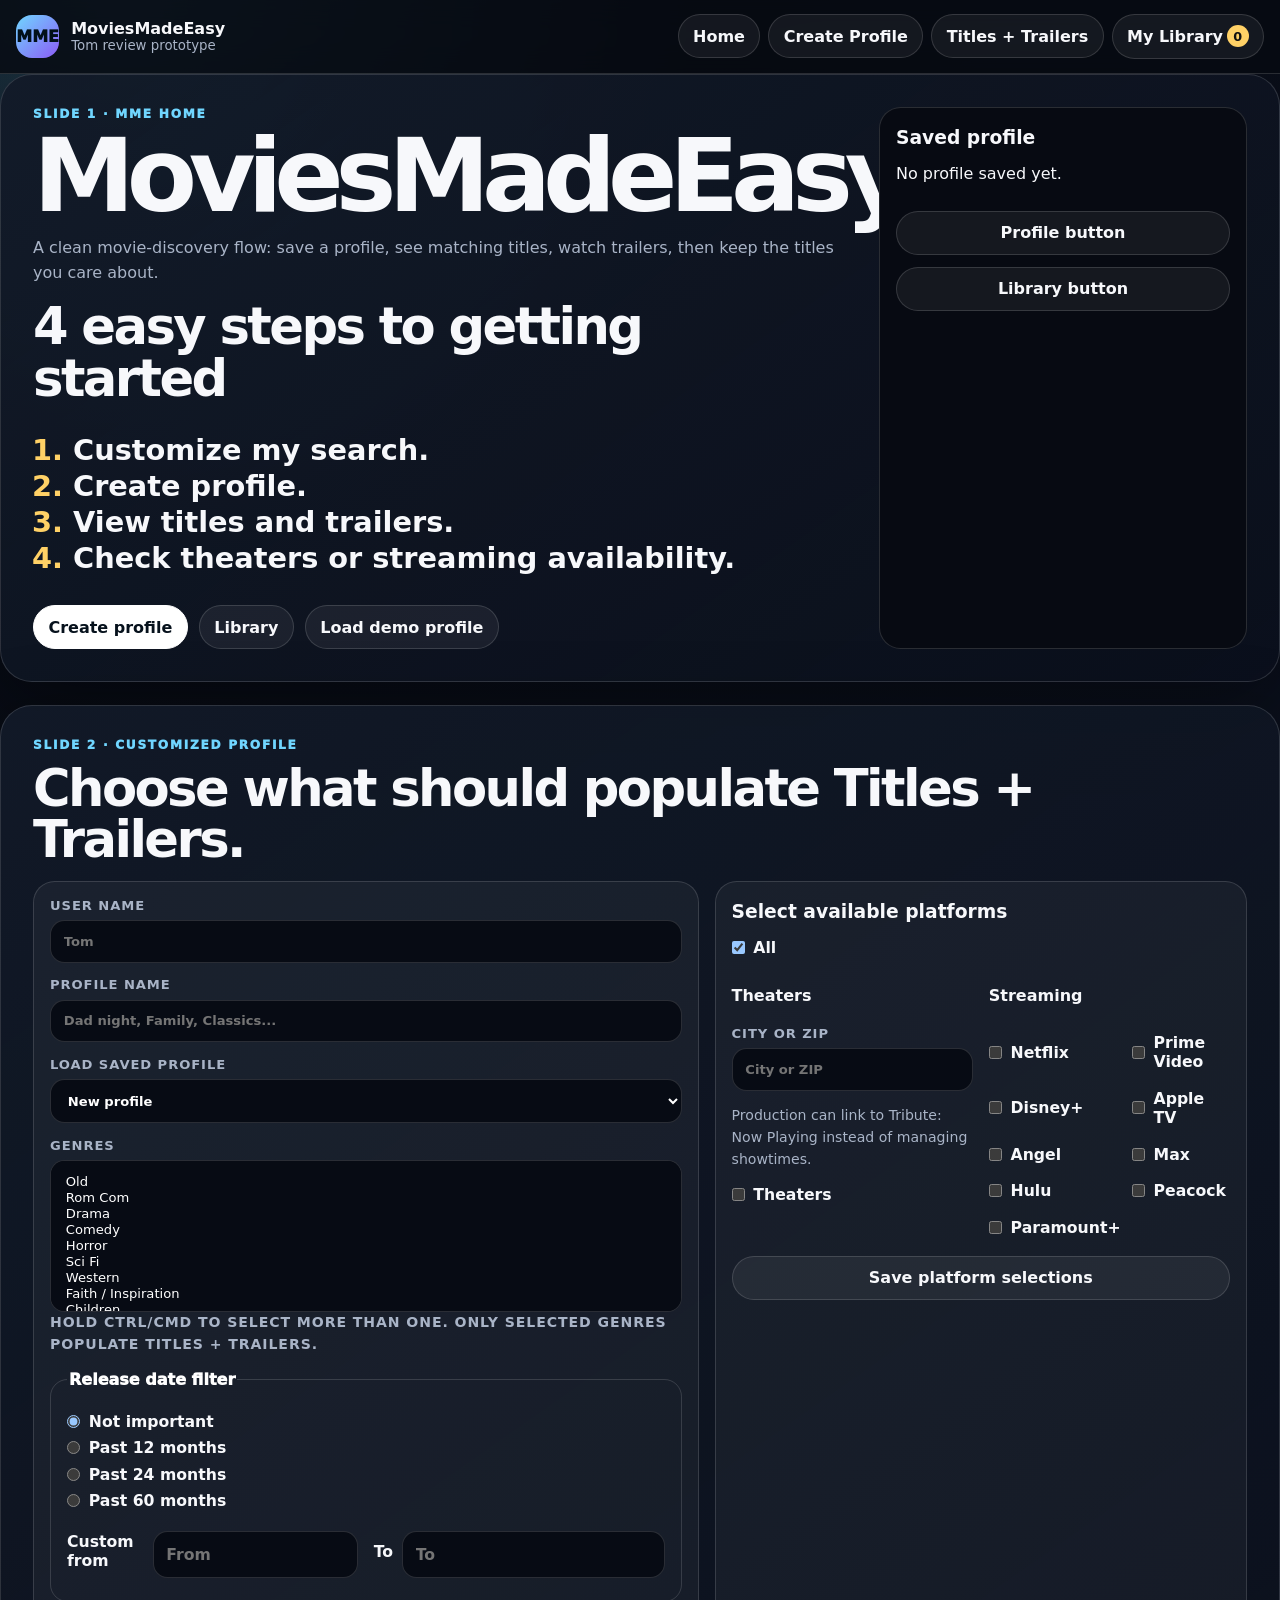
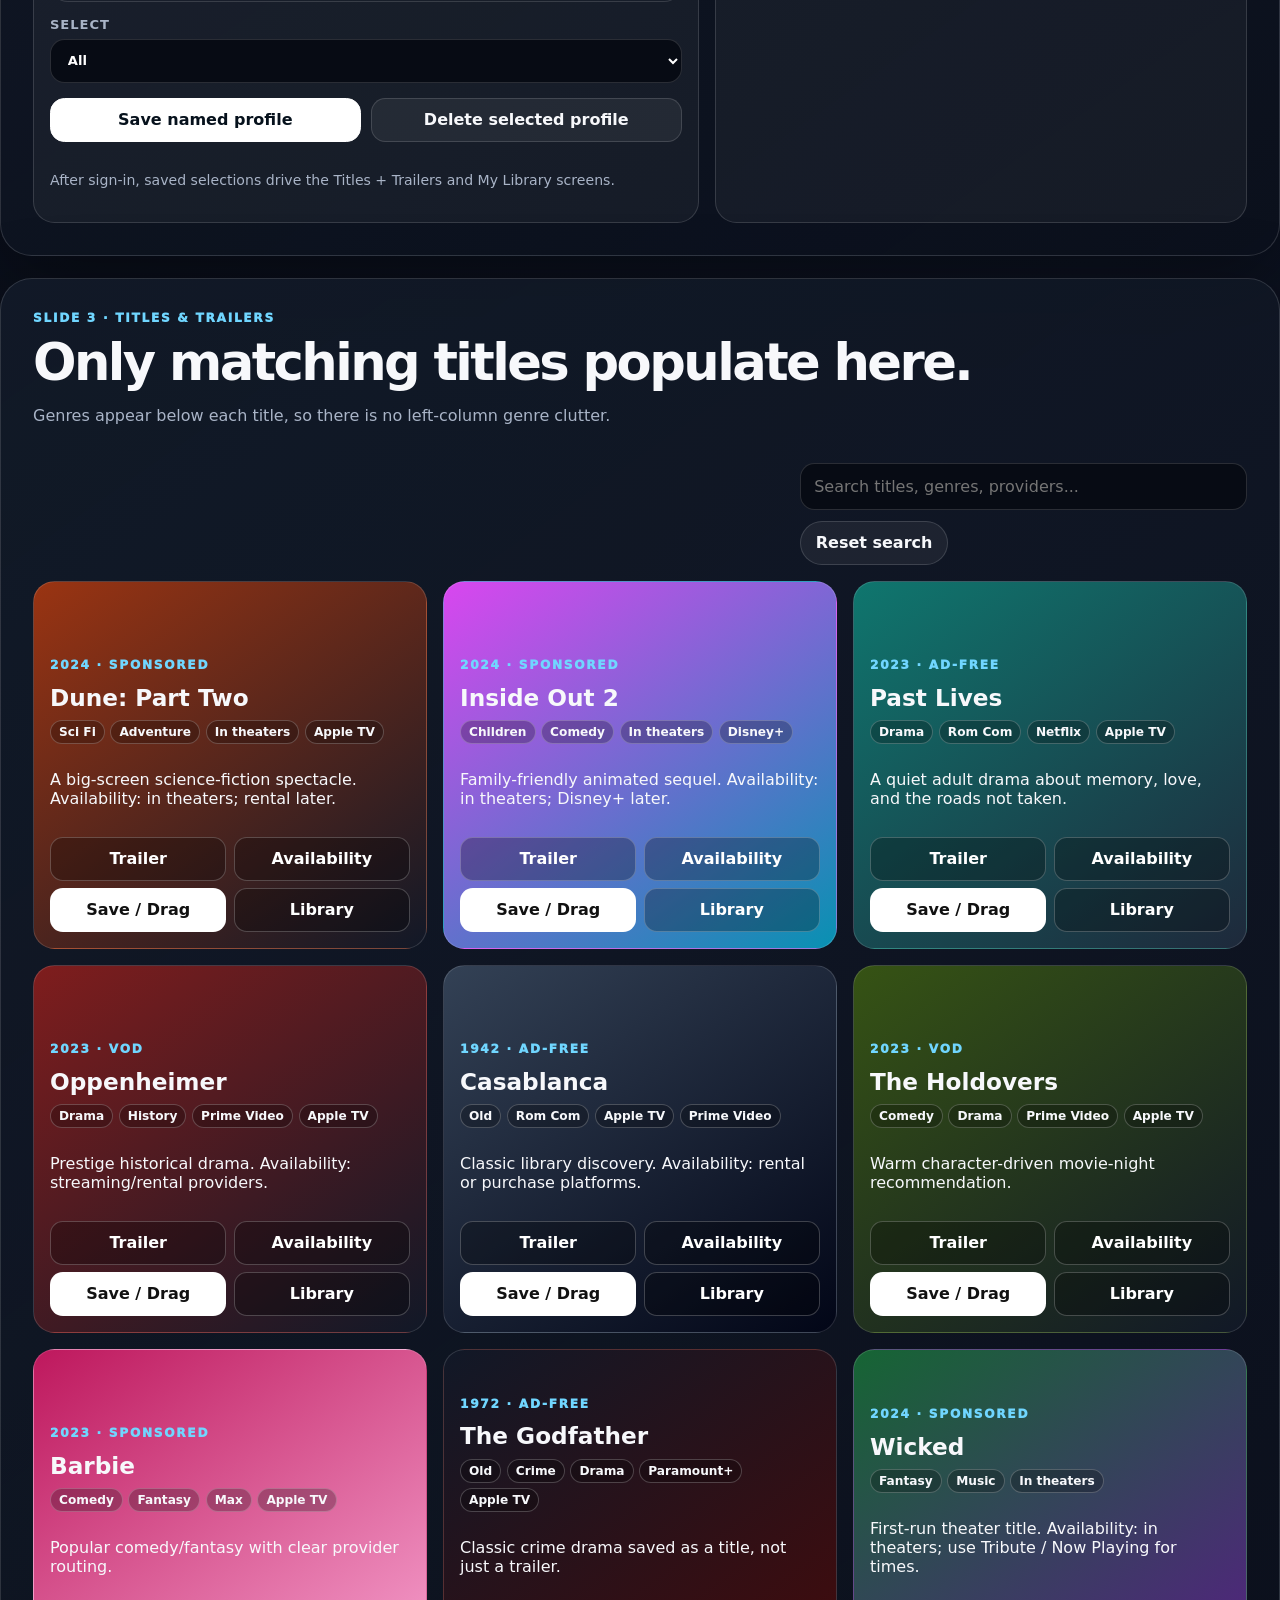
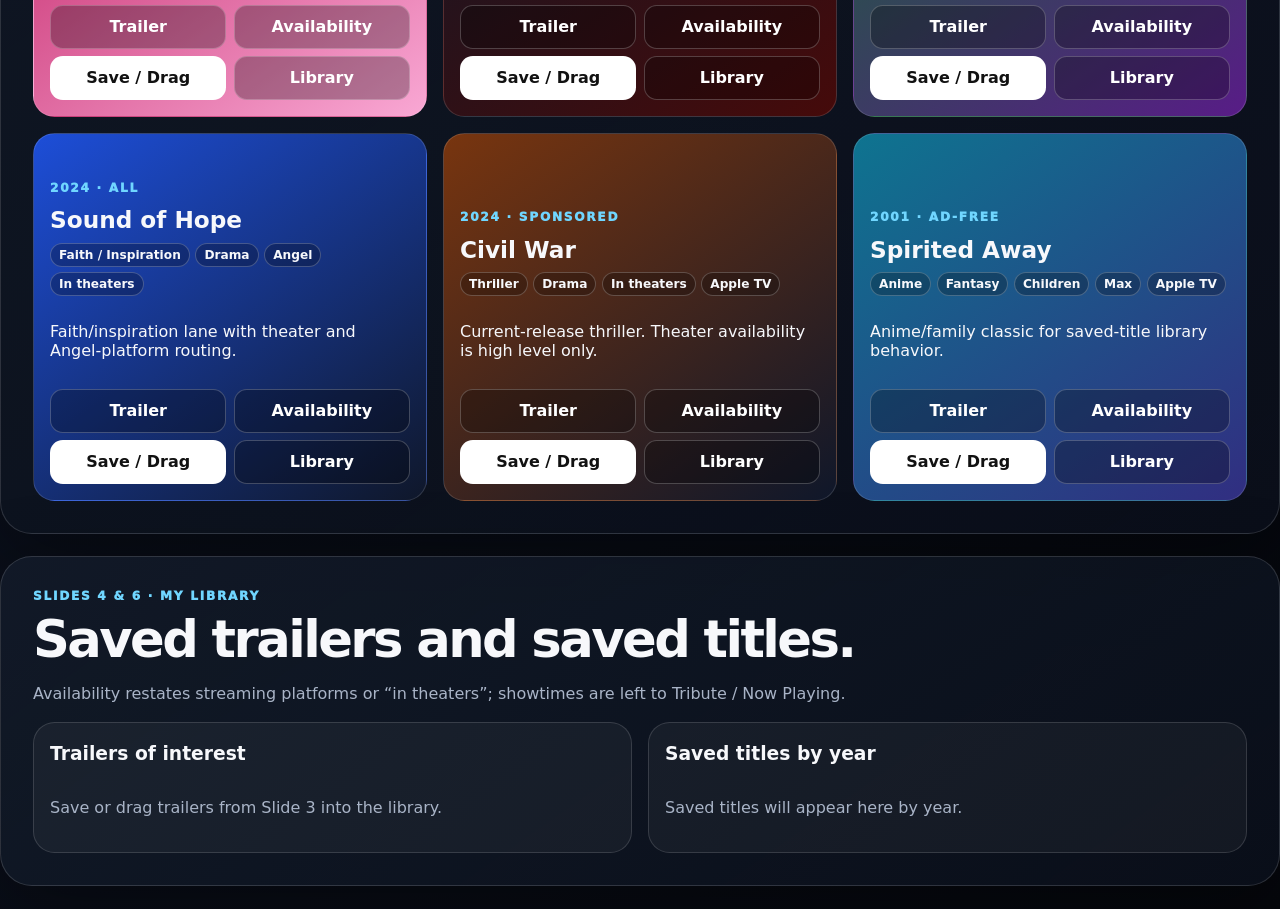
<file: mvp/findamovie_mvp_static/v3/index.html>
<!doctype html>
<html lang="en">
<head>
  <meta charset="utf-8" />
  <meta name="viewport" content="width=device-width,initial-scale=1" />
  <title>MoviesMadeEasy — Tom Review Prototype</title>
  <meta name="description" content="MoviesMadeEasy presentable prototype: profile, platform selection, trailer-first titles, and saved library." />
  <link rel="manifest" href="./manifest.webmanifest" />
  <link rel="stylesheet" href="./styles.css?v=dev-panel-20260709T181501Z" />
</head>
<body>
  <header class="topbar">
    <a class="brand" href="#home" aria-label="MoviesMadeEasy home"><span class="mark">MME</span><span><strong>MoviesMadeEasy</strong><small>Tom review prototype</small></span></a>
    <div class="header-actions">
      <nav class="version-nav" aria-label="Prototype versions">
        <a href="../">Current</a>
        <a href="../v1/">v1</a>
        <a href="../v2/">v2</a>
        <a class="active" href="../v3/">v3</a>
        <a href="../v4/">v4</a>
        <a href="../apple/">Apple</a>
      </nav>
      <nav class="nav" aria-label="Prototype navigation">
        <a href="#home">Home</a>
        <a href="#profile">Create Profile</a>
        <a href="#titles">Titles + Trailers</a>
        <a href="#library">My Library <b id="libraryCount">0</b></a>
      </nav>
    </div>
  </header>

  <main>
    <section id="home" class="screen hero">
      <div>
        <p class="eyebrow">Slide 1 · MME Home</p>
        <h1>MoviesMadeEasy</h1>
        <p class="lead">A clean movie-discovery flow: save a profile, see matching titles, watch trailers, then keep the titles you care about.</p>
        <h2>4 easy steps to getting started</h2>
        <ol class="steps">
          <li>Customize my search.</li>
          <li>Create profile.</li>
          <li>View titles and trailers.</li>
          <li>Check theaters or streaming availability.</li>
        </ol>
        <div class="actions">
          <a class="primary" href="#profile">Create profile</a>
          <a class="secondary" href="#library">Library</a>
          <button class="ghost" id="demoProfile" type="button">Load demo profile</button>
        </div>
      </div>
      <aside class="card status-card">
        <h3>Saved profile</h3>
        <p id="profileSummary">No profile saved yet.</p>
        <a class="secondary full" href="#profile">Profile button</a>
        <a class="secondary full" href="#library">Library button</a>
      </aside>
    </section>

    <section id="profile" class="screen">
      <div class="section-head">
        <p class="eyebrow">Slide 2 · Customized Profile</p>
        <h2>Choose what should populate Titles + Trailers.</h2>
      </div>
      <div class="profile-layout">
        <form id="profileForm" class="card form-card">
          <label>User name
            <input id="userName" placeholder="Tom" autocomplete="username" />
          </label>
          <label>Profile name
            <input id="profileName" placeholder="Dad night, Family, Classics..." />
          </label>
          <label>Load saved profile
            <select id="profilePicker"><option value="">New profile</option></select>
          </label>
          <label>Genres
            <select id="genreSelect" multiple size="7" aria-describedby="genreHelp"></select>
            <span id="genreHelp" class="hint">Hold Ctrl/Cmd to select more than one. Only selected genres populate Titles + Trailers.</span>
          </label>
          <fieldset>
            <legend>Release date filter</legend>
            <label><input type="radio" name="release" value="any" checked /> Not important</label>
            <label><input type="radio" name="release" value="12" /> Past 12 months</label>
            <label><input type="radio" name="release" value="24" /> Past 24 months</label>
            <label><input type="radio" name="release" value="60" /> Past 60 months</label>
            <div class="two-col">
              <label>Custom from<input id="fromYear" type="number" min="1900" max="2030" placeholder="From" /></label>
              <label>To<input id="toYear" type="number" min="1900" max="2030" placeholder="To" /></label>
            </div>
          </fieldset>
          <label>Select
            <select id="viewSelect">
              <option value="all">All</option>
              <option value="ad-free">Ad free</option>
              <option value="sponsored">Sponsored</option>
              <option value="vod">VOD purchase or rental</option>
            </select>
          </label>
          <div class="profile-buttons">
            <button class="primary" type="submit">Save named profile</button>
            <button id="deleteProfile" class="secondary" type="button">Delete selected profile</button>
          </div>
          <p class="hint">After sign-in, saved selections drive the Titles + Trailers and My Library screens.</p>
        </form>

        <div class="card platform-card">
          <h3>Select available platforms</h3>
          <label class="check"><input id="platformAll" type="checkbox" checked /> All</label>
          <div class="platform-grid">
            <div>
              <h4>Theaters</h4>
              <label>City or ZIP<input id="zipInput" placeholder="City or ZIP" /></label>
              <p class="hint">Production can link to Tribute: Now Playing instead of managing showtimes.</p>
              <label class="check"><input class="provider" value="In theaters" type="checkbox" /> Theaters</label>
            </div>
            <div>
              <h4>Streaming</h4>
              <div id="streamers" class="check-list"></div>
            </div>
          </div>
          <button id="savePlatforms" class="secondary full" type="button">Save platform selections</button>
        </div>
      </div>
    </section>

    <section id="titles" class="screen">
      <div class="section-head row-head">
        <div>
          <p class="eyebrow">Slide 3 · Titles & Trailers</p>
          <h2>Only matching titles populate here.</h2>
          <p class="muted">Genres appear below each title, so there is no left-column genre clutter.</p>
        </div>
        <div class="search-row">
          <input id="searchBox" placeholder="Search titles, genres, providers..." />
          <button id="resetBtn" class="ghost" type="button">Reset search</button>
        </div>
      </div>
      <div id="results" class="results-grid"></div>
      <p id="emptyState" class="empty hidden">No titles match the saved profile. Reset filters or broaden the profile.</p>
    </section>

    <section id="library" class="screen">
      <div class="section-head">
        <p class="eyebrow">Slides 4 & 6 · My Library</p>
        <h2>Saved trailers and saved titles.</h2>
        <p class="muted">Availability restates streaming platforms or “in theaters”; showtimes are left to Tribute / Now Playing.</p>
      </div>
      <div class="library-layout">
        <div class="card">
          <h3>Trailers of interest</h3>
          <div id="trailerLibrary" class="library-list"></div>
        </div>
        <div class="card">
          <h3>Saved titles by year</h3>
          <div id="titleLibrary" class="library-list"></div>
        </div>
      </div>
    </section>
  </main>

  <dialog id="detailsModal">
    <div class="modal-card">
      <button id="closeModal" class="modal-close" type="button">×</button>
      <div id="modalBody"></div>
    </div>
  </dialog>

  <script src="./app.js?v=dev-panel-20260709T181501Z"></script>
</body>
</html>
</file>
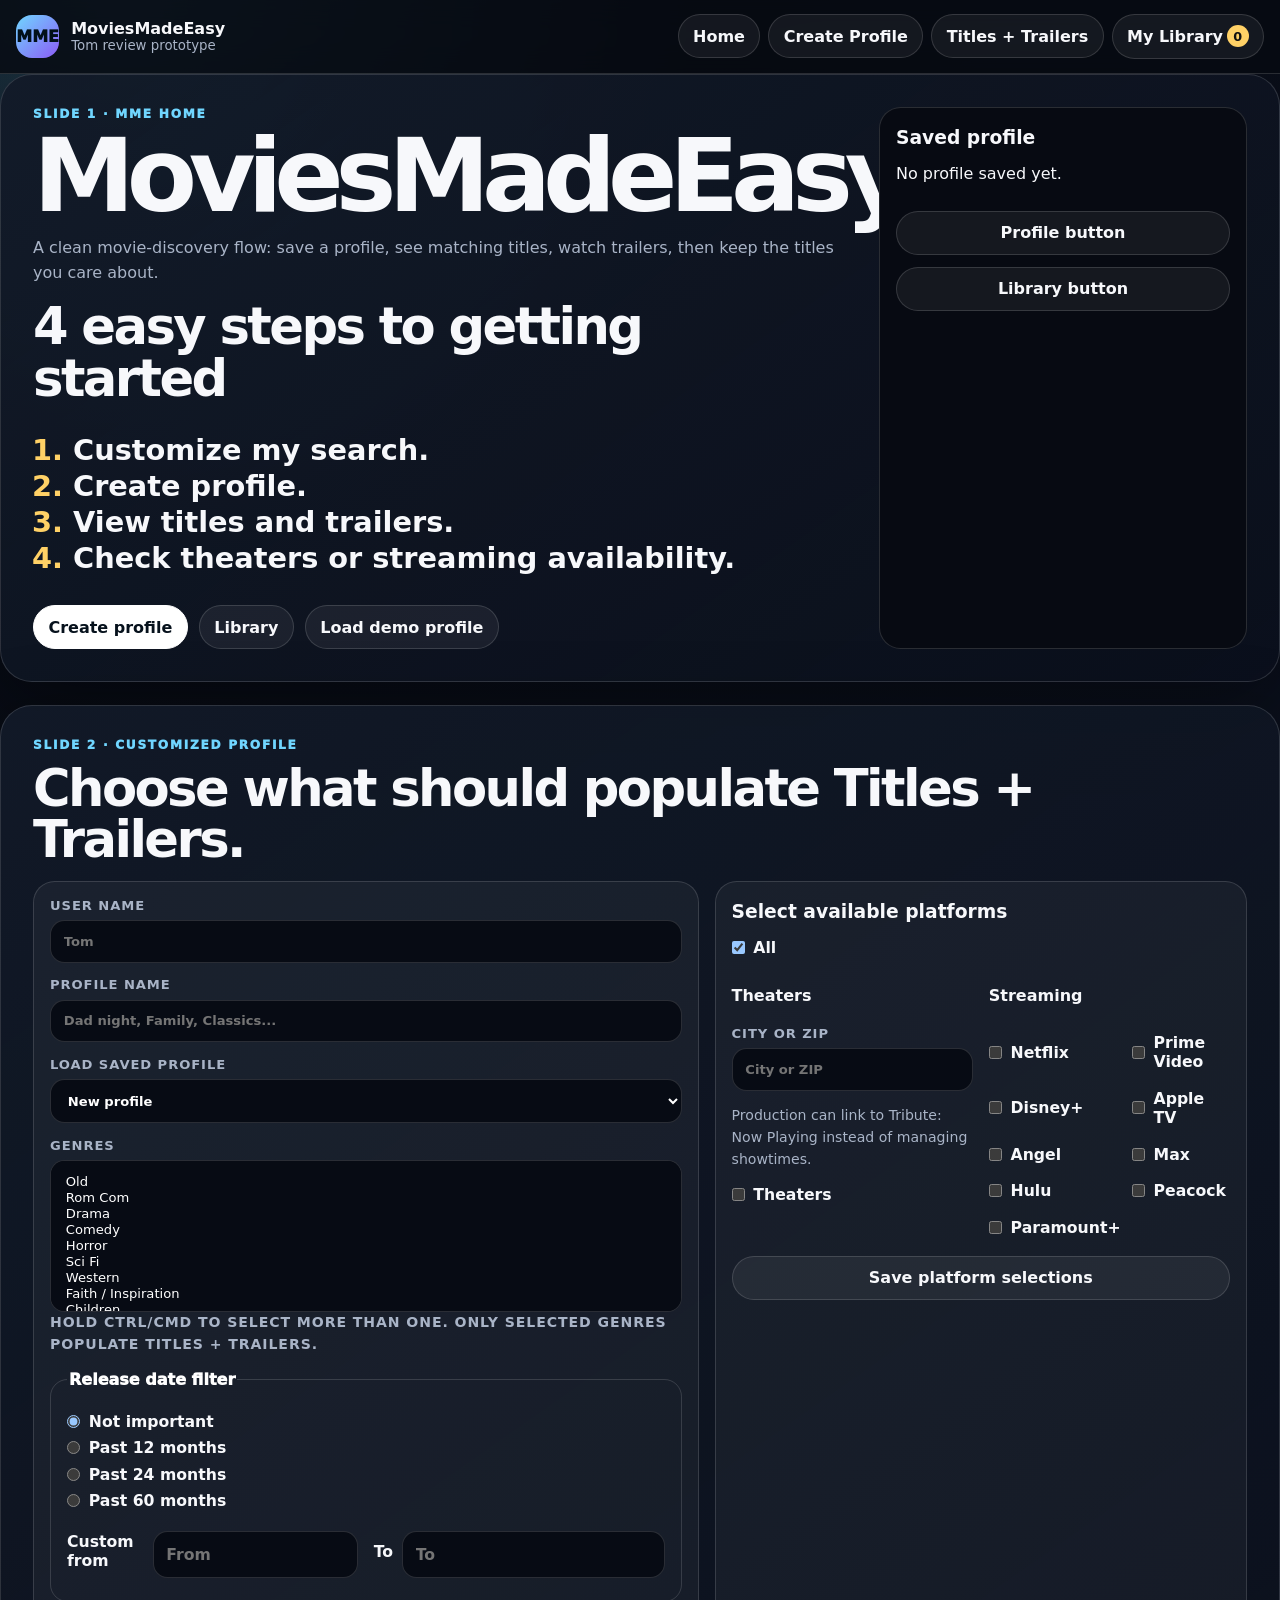
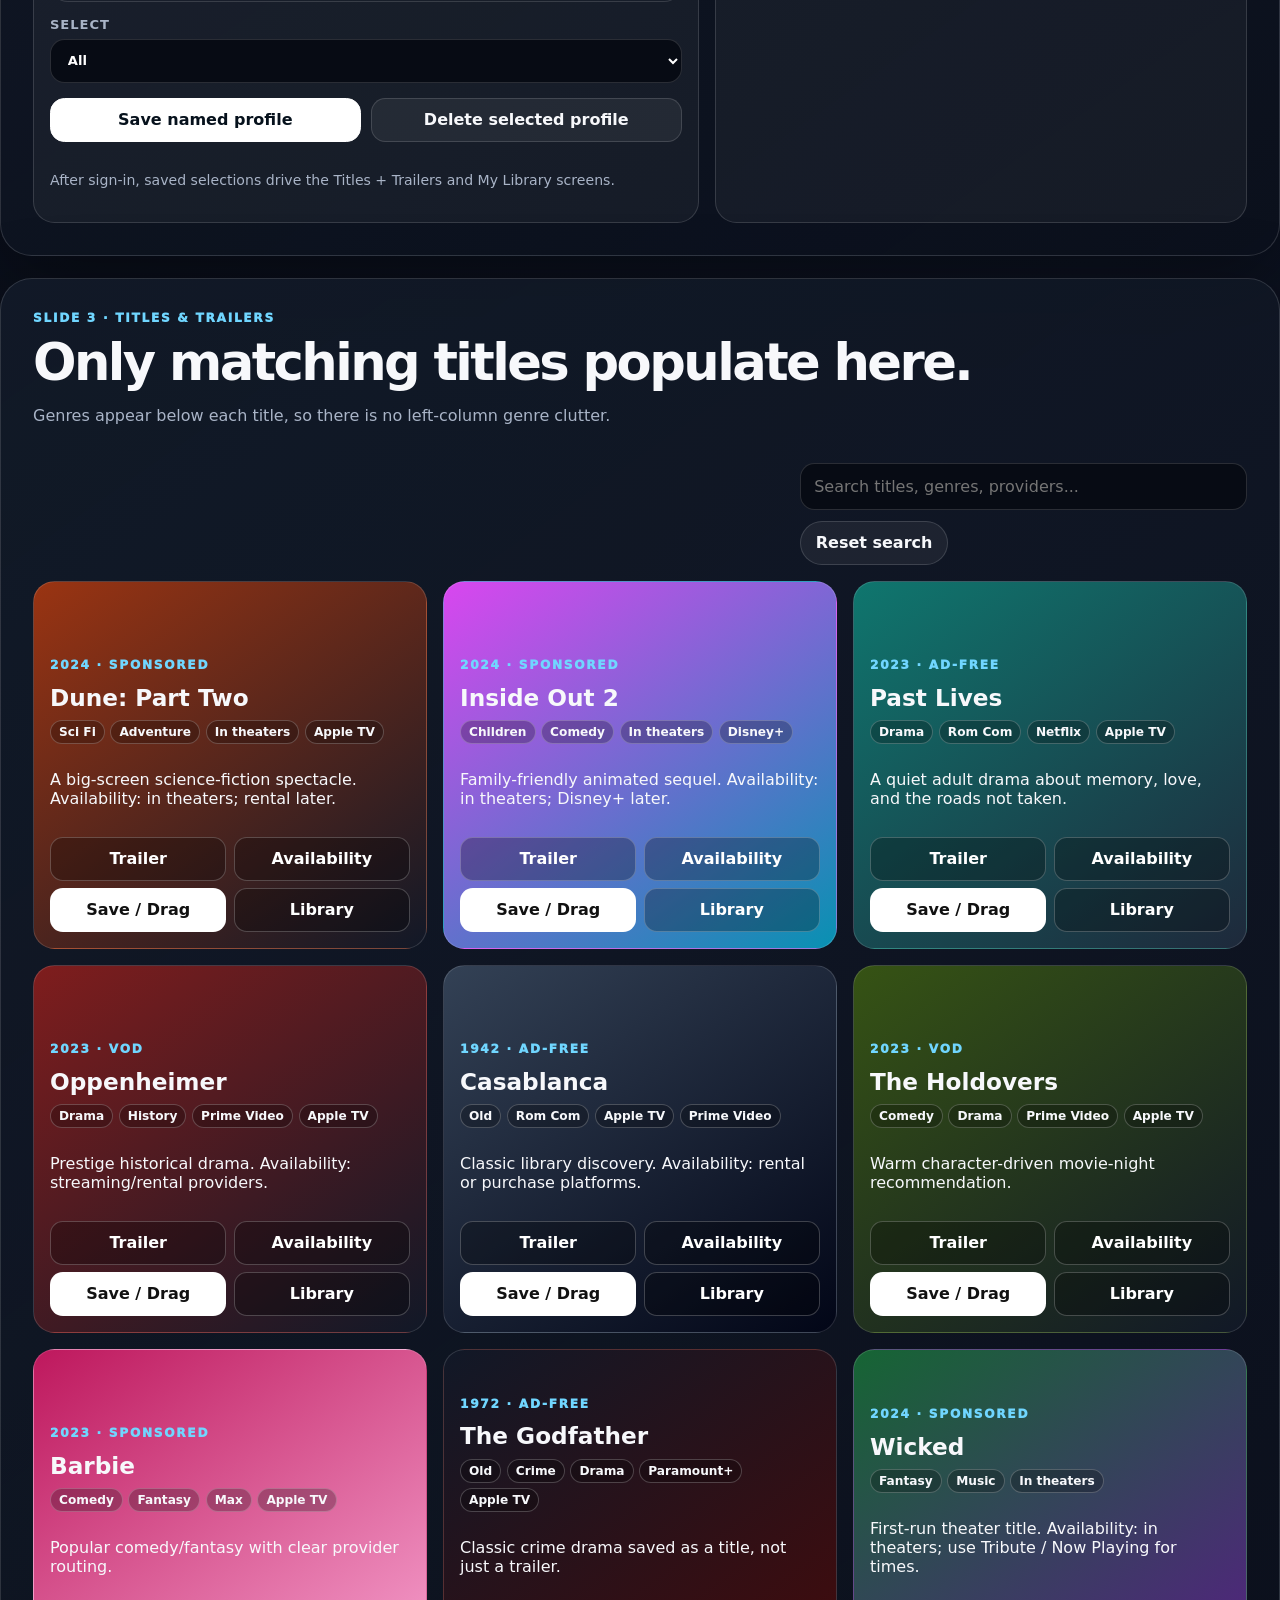
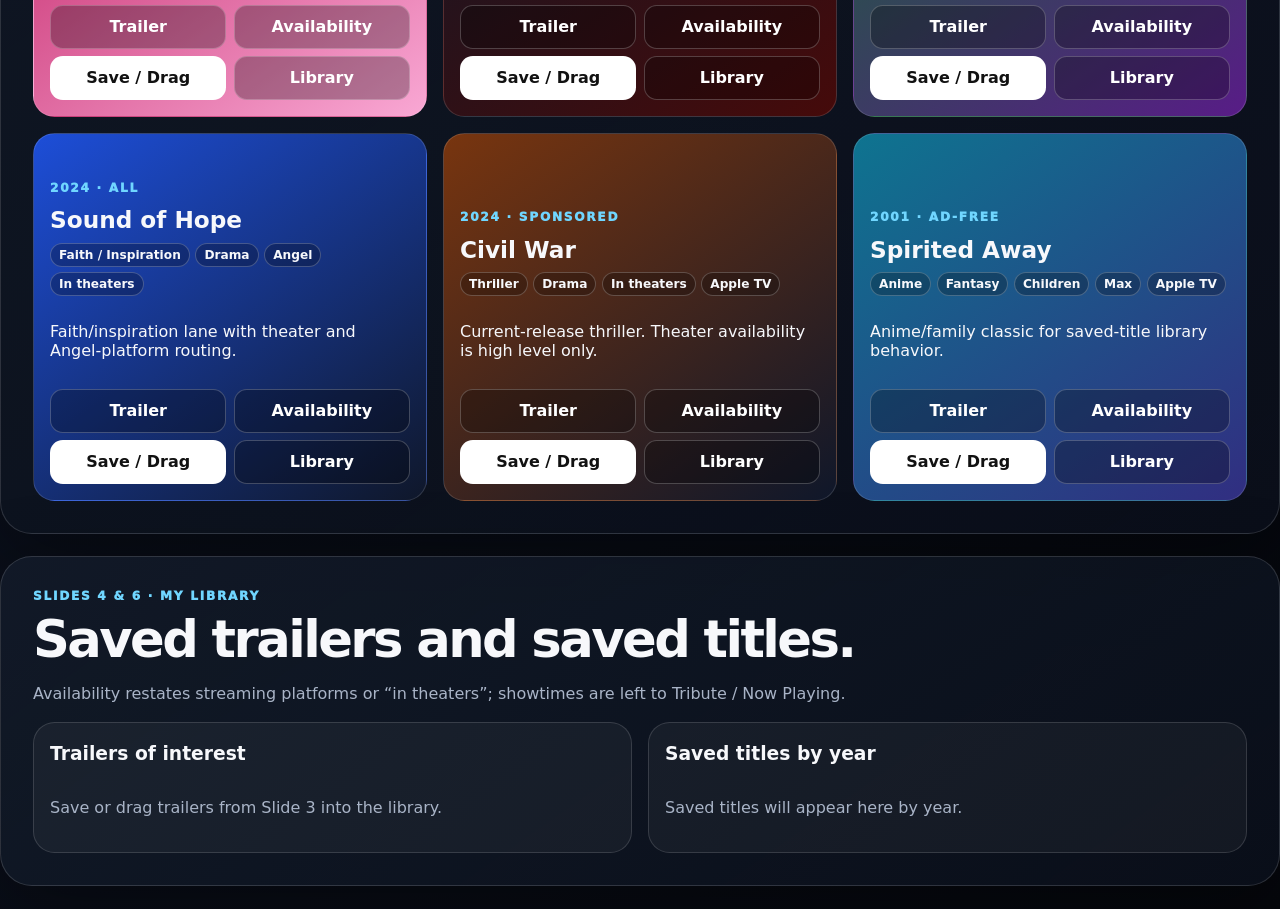
<file: mvp/findamovie_mvp_static/v4/index.html>
<!doctype html>
<html lang="en">
<head>
  <meta charset="utf-8" />
  <meta name="viewport" content="width=device-width,initial-scale=1" />
  <title>MoviesMadeEasy — Tom Review Prototype</title>
  <meta name="description" content="MoviesMadeEasy presentable prototype: profile, platform selection, trailer-first titles, and saved library." />
  <link rel="manifest" href="./manifest.webmanifest" />
  <link rel="stylesheet" href="./styles.css?v=mobile-20260706a" />
</head>
<body>
  <header class="topbar">
    <a class="brand" href="#home" aria-label="MoviesMadeEasy home"><span class="mark">MME</span><span><strong>MoviesMadeEasy</strong><small>Tom review prototype</small></span></a>
    <div class="header-actions">
      <nav class="version-nav" aria-label="Prototype versions">
        <a href="../">Current</a>
        <a href="../v1/">v1</a>
        <a href="../v2/">v2</a>
        <a href="../v3/">v3</a>
        <a class="active" href="../v4/">v4</a>
        <a href="../apple/">Apple</a>
      </nav>
      <nav class="nav" aria-label="Prototype navigation">
        <a href="#home">Home</a>
        <a href="#profile">Create Profile</a>
        <a href="#titles">Titles + Trailers</a>
        <a href="#library">My Library <b id="libraryCount">0</b></a>
      </nav>
    </div>
  </header>

  <main>
    <section id="home" class="screen hero">
      <div>
        <p class="eyebrow">Slide 1 · MME Home</p>
        <h1>MoviesMadeEasy</h1>
        <p class="lead">A clean movie-discovery flow: save a profile, see matching titles, watch trailers, then keep the titles you care about.</p>
        <h2>4 easy steps to getting started</h2>
        <ol class="steps">
          <li>Customize my search.</li>
          <li>Create profile.</li>
          <li>View titles and trailers.</li>
          <li>Check theaters or streaming availability.</li>
        </ol>
        <div class="actions">
          <a class="primary" href="#profile">Create profile</a>
          <a class="secondary" href="#library">Library</a>
          <button class="ghost" id="demoProfile" type="button">Load demo profile</button>
        </div>
      </div>
      <aside class="card status-card">
        <h3>Saved profile</h3>
        <p id="profileSummary">No profile saved yet.</p>
        <a class="secondary full" href="#profile">Profile button</a>
        <a class="secondary full" href="#library">Library button</a>
      </aside>
    </section>

    <section id="profile" class="screen">
      <div class="section-head">
        <p class="eyebrow">Slide 2 · Customized Profile</p>
        <h2>Choose what should populate Titles + Trailers.</h2>
      </div>
      <div class="profile-layout">
        <form id="profileForm" class="card form-card">
          <label>User name
            <input id="userName" placeholder="Tom" autocomplete="username" />
          </label>
          <label>Profile name
            <input id="profileName" placeholder="Dad night, Family, Classics..." />
          </label>
          <label>Load saved profile
            <select id="profilePicker"><option value="">New profile</option></select>
          </label>
          <label>Genres
            <select id="genreSelect" multiple size="7" aria-describedby="genreHelp"></select>
            <span id="genreHelp" class="hint">Hold Ctrl/Cmd to select more than one. Only selected genres populate Titles + Trailers.</span>
          </label>
          <fieldset>
            <legend>Release date filter</legend>
            <label><input type="radio" name="release" value="any" checked /> Not important</label>
            <label><input type="radio" name="release" value="12" /> Past 12 months</label>
            <label><input type="radio" name="release" value="24" /> Past 24 months</label>
            <label><input type="radio" name="release" value="60" /> Past 60 months</label>
            <div class="two-col">
              <label>Custom from<input id="fromYear" type="number" min="1900" max="2030" placeholder="From" /></label>
              <label>To<input id="toYear" type="number" min="1900" max="2030" placeholder="To" /></label>
            </div>
          </fieldset>
          <label>Select
            <select id="viewSelect">
              <option value="all">All</option>
              <option value="ad-free">Ad free</option>
              <option value="sponsored">Sponsored</option>
              <option value="vod">VOD purchase or rental</option>
            </select>
          </label>
          <div class="profile-buttons">
            <button class="primary" type="submit">Save named profile</button>
            <button id="deleteProfile" class="secondary" type="button">Delete selected profile</button>
          </div>
          <p class="hint">After sign-in, saved selections drive the Titles + Trailers and My Library screens.</p>
        </form>

        <div class="card platform-card">
          <h3>Select available platforms</h3>
          <label class="check"><input id="platformAll" type="checkbox" checked /> All</label>
          <div class="platform-grid">
            <div>
              <h4>Theaters</h4>
              <label>City or ZIP<input id="zipInput" placeholder="City or ZIP" /></label>
              <p class="hint">Production can link to Tribute: Now Playing instead of managing showtimes.</p>
              <label class="check"><input class="provider" value="In theaters" type="checkbox" /> Theaters</label>
            </div>
            <div>
              <h4>Streaming</h4>
              <div id="streamers" class="check-list"></div>
            </div>
          </div>
          <button id="savePlatforms" class="secondary full" type="button">Save platform selections</button>
        </div>
      </div>
    </section>

    <section id="titles" class="screen">
      <div class="section-head row-head">
        <div>
          <p class="eyebrow">Slide 3 · Titles & Trailers</p>
          <h2>Only matching titles populate here.</h2>
          <p class="muted">Genres appear below each title, so there is no left-column genre clutter.</p>
        </div>
        <div class="search-row">
          <input id="searchBox" placeholder="Search titles, genres, providers..." />
          <button id="resetBtn" class="ghost" type="button">Reset search</button>
        </div>
      </div>
      <div id="results" class="results-grid"></div>
      <p id="emptyState" class="empty hidden">No titles match the saved profile. Reset filters or broaden the profile.</p>
    </section>

    <section id="library" class="screen">
      <div class="section-head">
        <p class="eyebrow">Slides 4 & 6 · My Library</p>
        <h2>Saved trailers and saved titles.</h2>
        <p class="muted">Availability restates streaming platforms or “in theaters”; showtimes are left to Tribute / Now Playing.</p>
      </div>
      <div class="library-layout">
        <div class="card">
          <h3>Trailers of interest</h3>
          <div id="trailerLibrary" class="library-list"></div>
        </div>
        <div class="card">
          <h3>Saved titles by year</h3>
          <div id="titleLibrary" class="library-list"></div>
        </div>
      </div>
    </section>
  </main>

  <dialog id="detailsModal">
    <div class="modal-card">
      <button id="closeModal" class="modal-close" type="button">×</button>
      <div id="modalBody"></div>
    </div>
  </dialog>

  <script src="./app.js?v=tom-notes-20260702"></script>
</body>
</html>
</file>
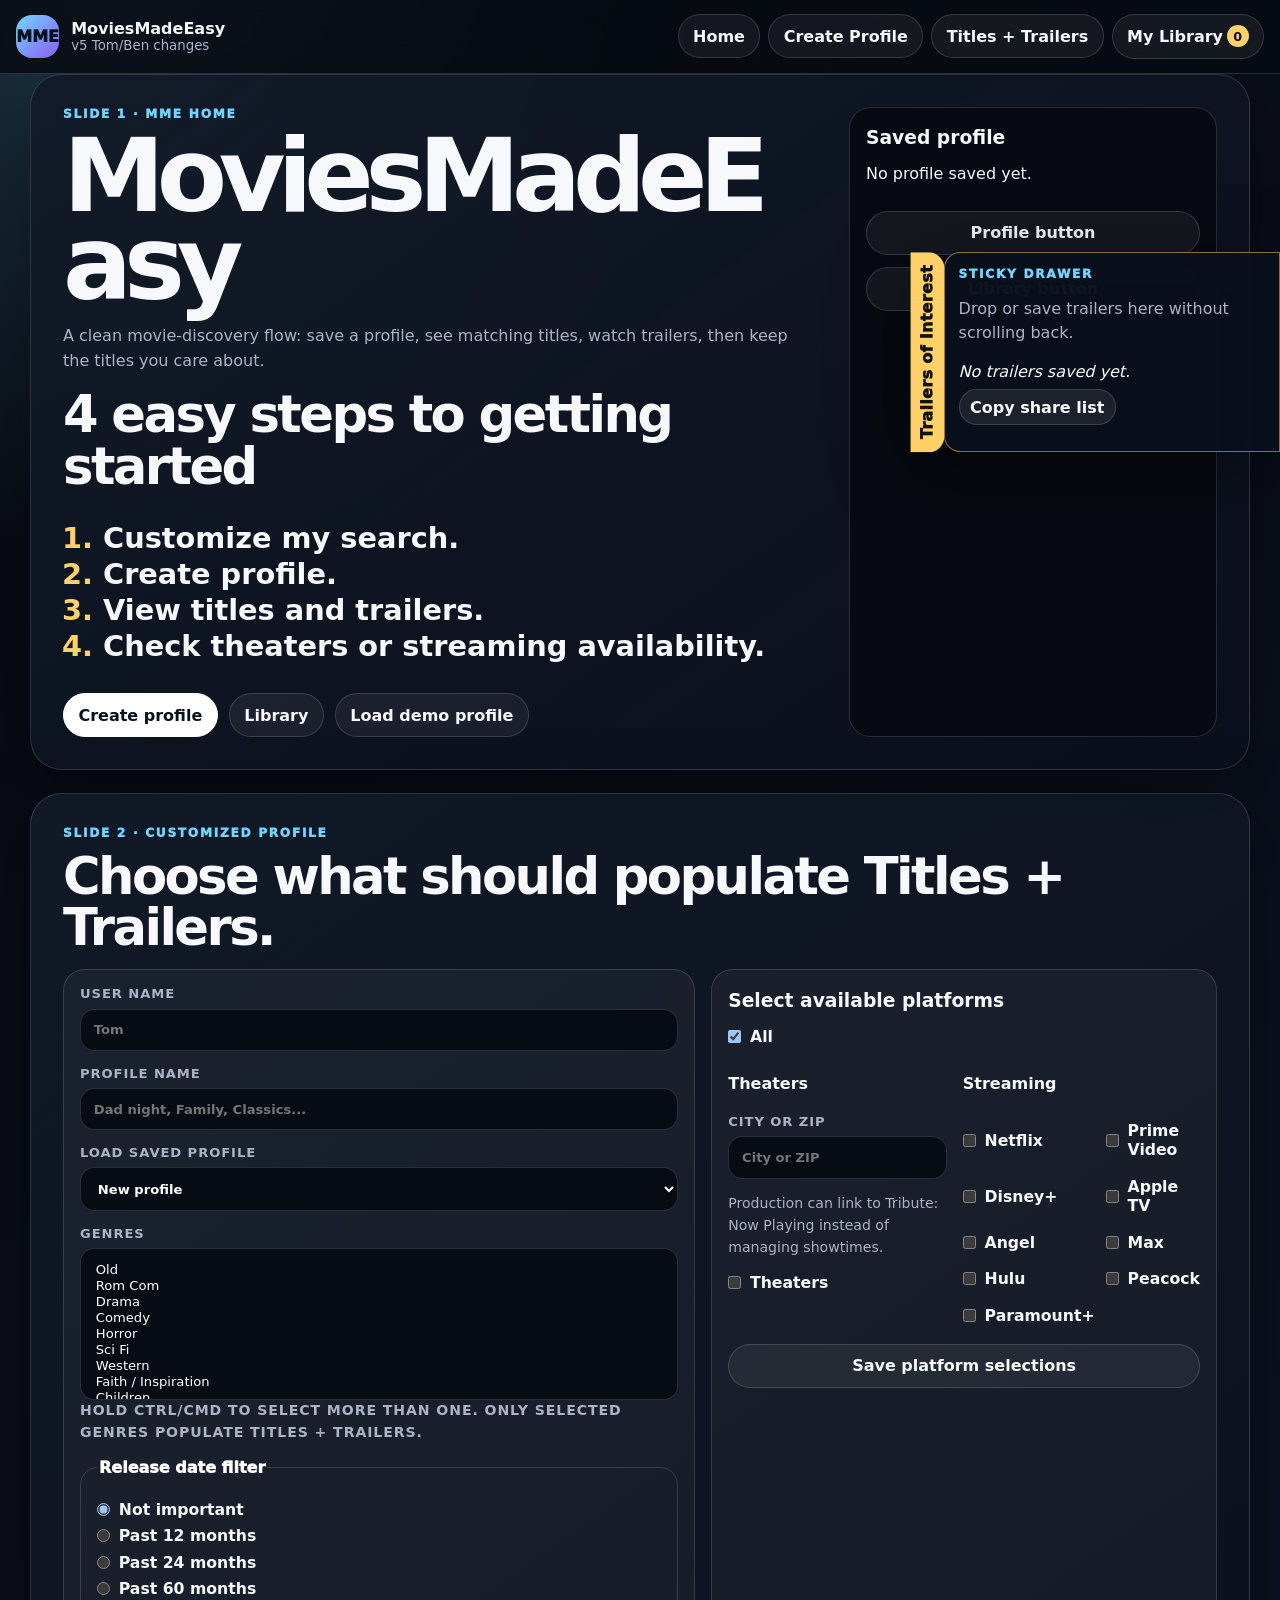
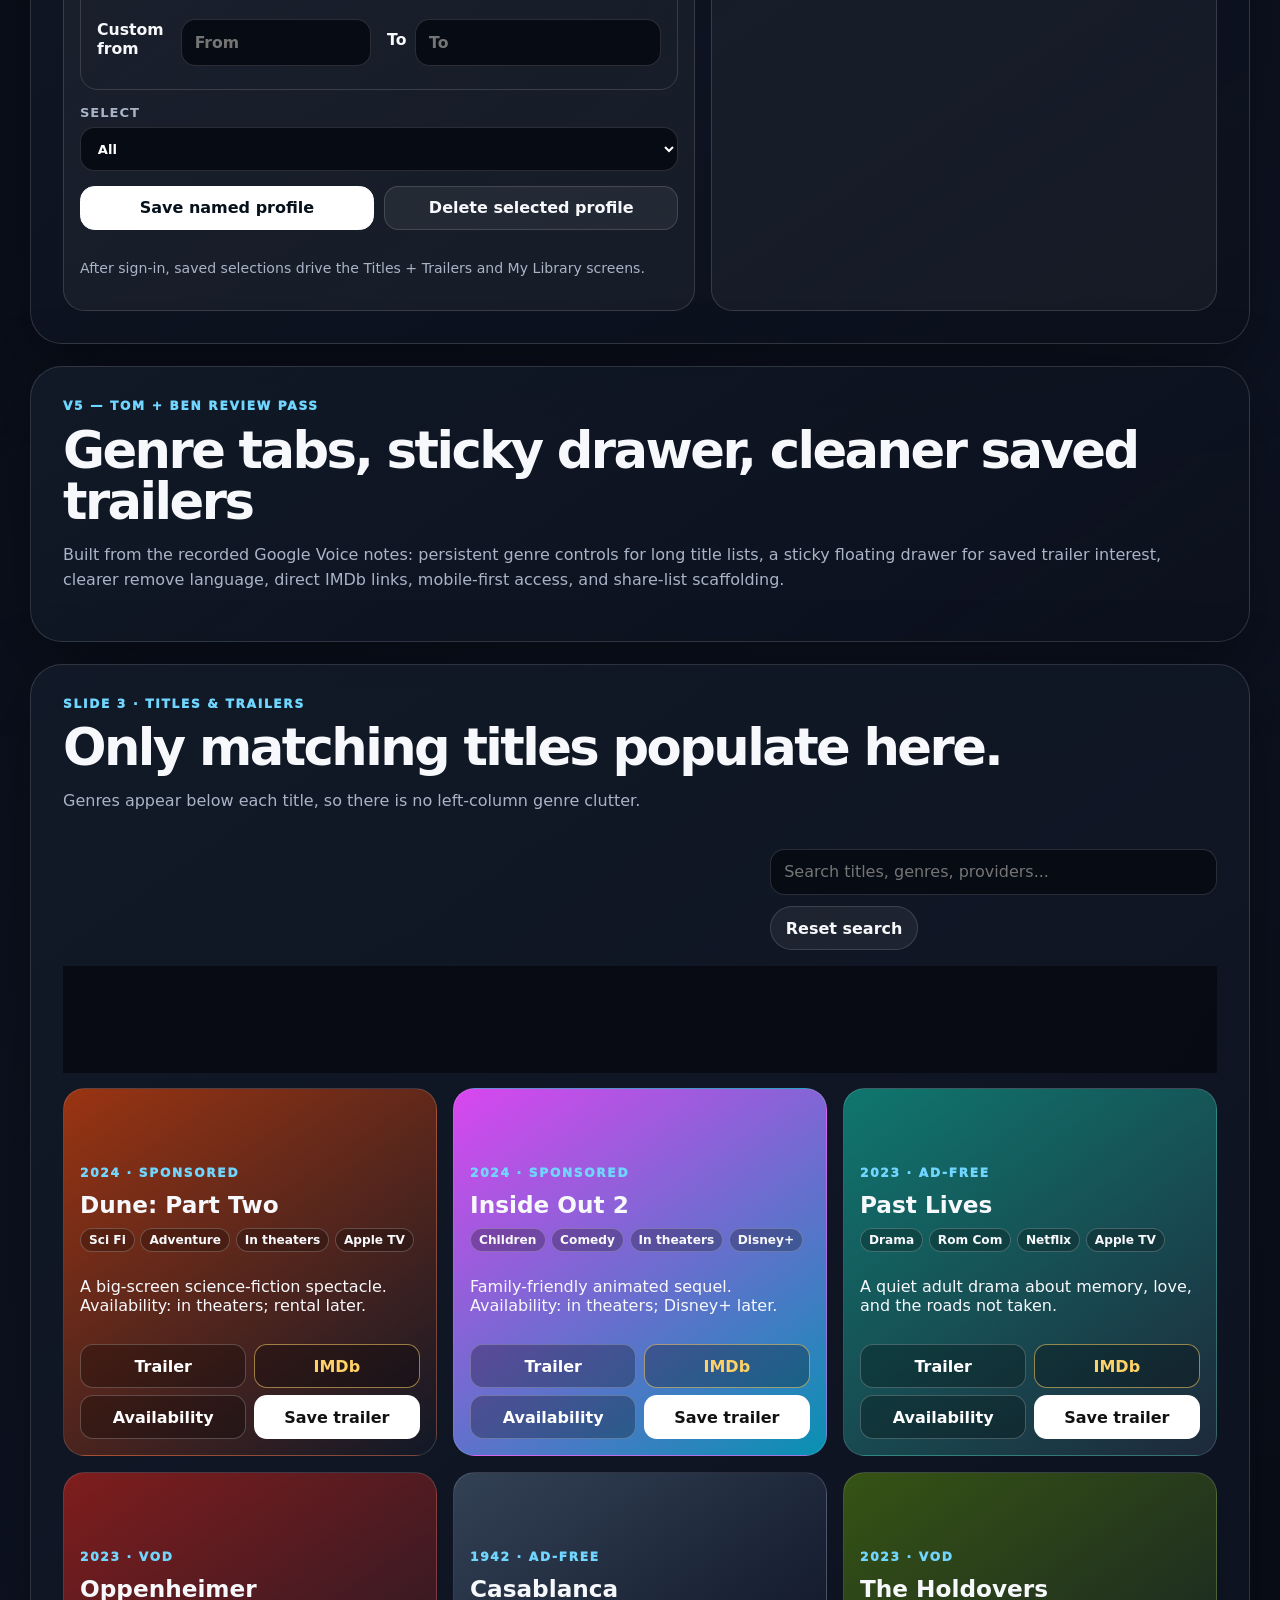
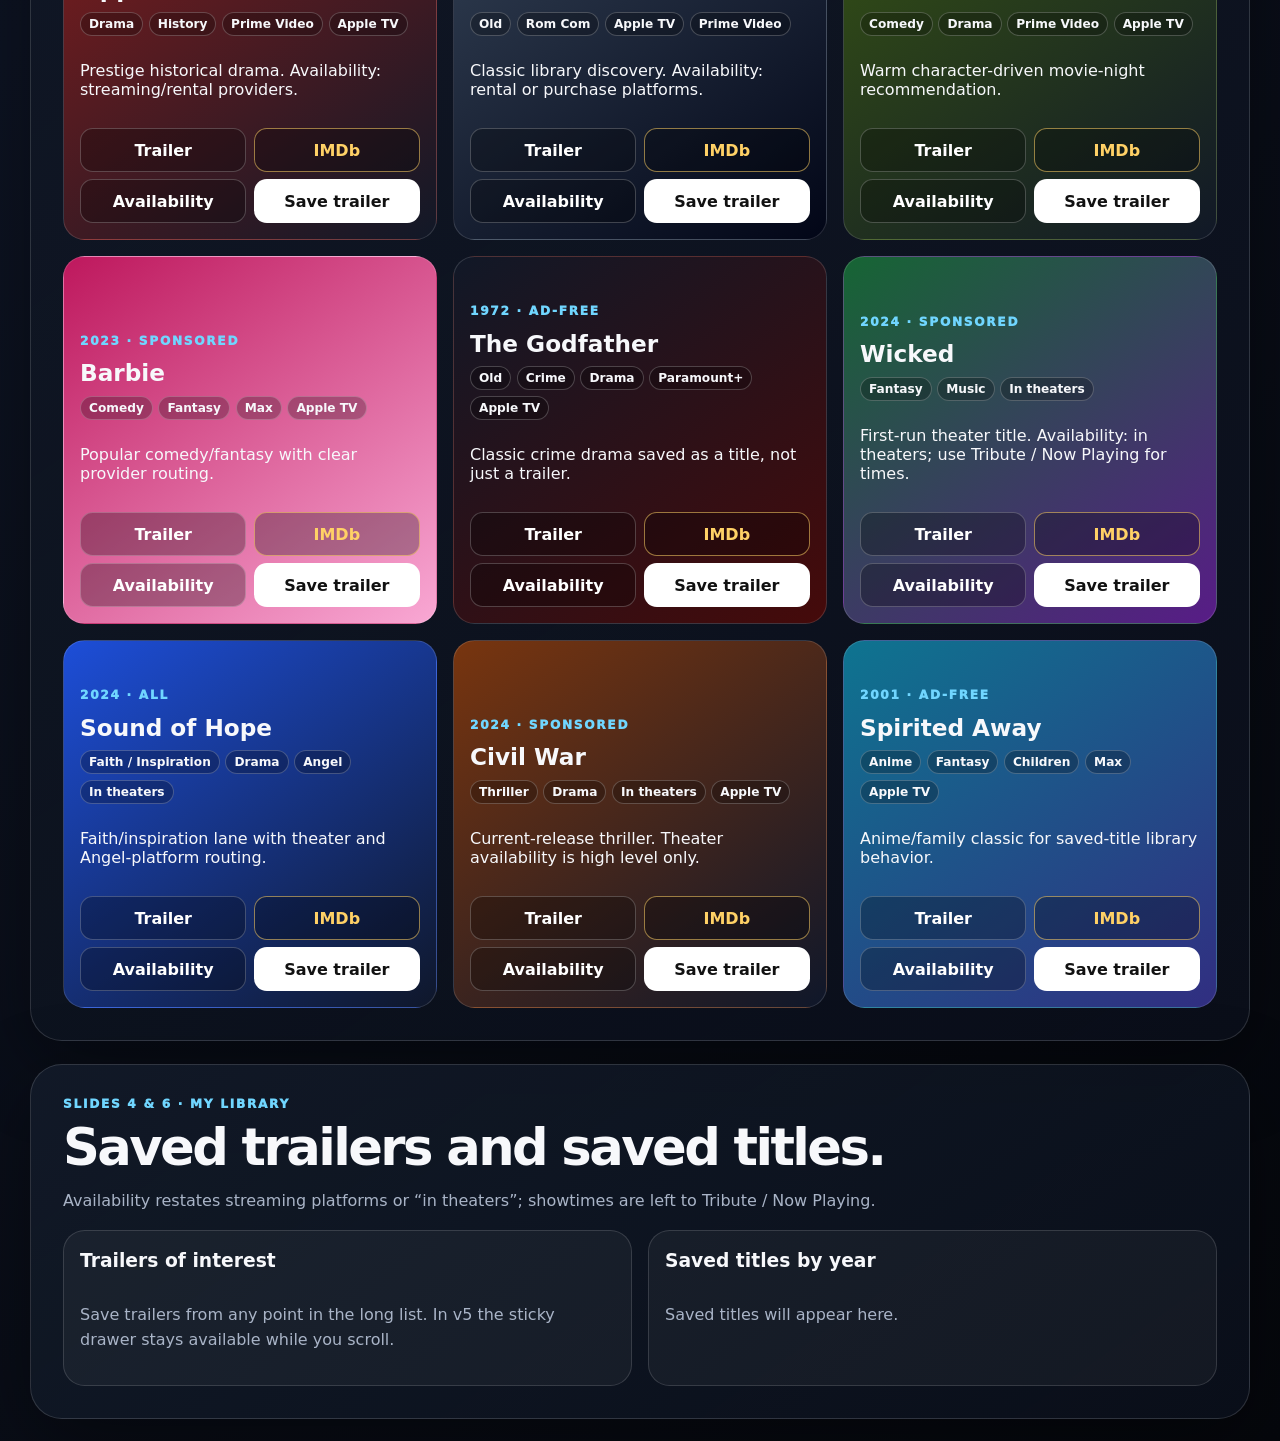
<file: mvp/findamovie_mvp_static/v5/index.html>
<!doctype html>
<html lang="en">
<head>
  <meta charset="utf-8" />
  <meta name="viewport" content="width=device-width,initial-scale=1" />
  <title>MoviesMadeEasy — v5 Tom/Ben Review Build</title>
  <meta name="description" content="MoviesMadeEasy presentable prototype: profile, platform selection, trailer-first titles, and saved library." />
  <link rel="manifest" href="./manifest.webmanifest" />
  <link rel="stylesheet" href="./styles.css?v=dev-panel-20260709T181501Z" />
</head>
<body>
  <header class="topbar">
    <a class="brand" href="#home" aria-label="MoviesMadeEasy home"><span class="mark">MME</span><span><strong>MoviesMadeEasy</strong><small>v5 Tom/Ben changes</small></span></a>
    <div class="header-actions">
      <nav class="version-nav" aria-label="Prototype versions">
        <a href="../">Current</a>
        <a href="../v1/">v1</a>
        <a href="../v2/">v2</a>
        <a href="../v3/">v3</a>
        <a href="../v4/">v4</a>
        <a class="active" href="./">v5</a>
        <a href="../apple/">Apple</a>
      </nav>
      <nav class="nav" aria-label="Prototype navigation">
        <a href="#home">Home</a>
        <a href="#profile">Create Profile</a>
        <a href="#titles">Titles + Trailers</a>
        <a href="#library">My Library <b id="libraryCount">0</b></a>
      </nav>
    </div>
  </header>

  <main>
    <section id="home" class="screen hero">
      <div>
        <p class="eyebrow">Slide 1 · MME Home</p>
        <h1>MoviesMadeEasy</h1>
        <p class="lead">A clean movie-discovery flow: save a profile, see matching titles, watch trailers, then keep the titles you care about.</p>
        <h2>4 easy steps to getting started</h2>
        <ol class="steps">
          <li>Customize my search.</li>
          <li>Create profile.</li>
          <li>View titles and trailers.</li>
          <li>Check theaters or streaming availability.</li>
        </ol>
        <div class="actions">
          <a class="primary" href="#profile">Create profile</a>
          <a class="secondary" href="#library">Library</a>
          <button class="ghost" id="demoProfile" type="button">Load demo profile</button>
        </div>
      </div>
      <aside class="card status-card">
        <h3>Saved profile</h3>
        <p id="profileSummary">No profile saved yet.</p>
        <a class="secondary full" href="#profile">Profile button</a>
        <a class="secondary full" href="#library">Library button</a>
      </aside>
    </section>

    <section id="profile" class="screen">
      <div class="section-head">
        <p class="eyebrow">Slide 2 · Customized Profile</p>
        <h2>Choose what should populate Titles + Trailers.</h2>
      </div>
      <div class="profile-layout">
        <form id="profileForm" class="card form-card">
          <label>User name
            <input id="userName" placeholder="Tom" autocomplete="username" />
          </label>
          <label>Profile name
            <input id="profileName" placeholder="Dad night, Family, Classics..." />
          </label>
          <label>Load saved profile
            <select id="profilePicker"><option value="">New profile</option></select>
          </label>
          <label>Genres
            <select id="genreSelect" multiple size="7" aria-describedby="genreHelp"></select>
            <span id="genreHelp" class="hint">Hold Ctrl/Cmd to select more than one. Only selected genres populate Titles + Trailers.</span>
          </label>
          <fieldset>
            <legend>Release date filter</legend>
            <label><input type="radio" name="release" value="any" checked /> Not important</label>
            <label><input type="radio" name="release" value="12" /> Past 12 months</label>
            <label><input type="radio" name="release" value="24" /> Past 24 months</label>
            <label><input type="radio" name="release" value="60" /> Past 60 months</label>
            <div class="two-col">
              <label>Custom from<input id="fromYear" type="number" min="1900" max="2030" placeholder="From" /></label>
              <label>To<input id="toYear" type="number" min="1900" max="2030" placeholder="To" /></label>
            </div>
          </fieldset>
          <label>Select
            <select id="viewSelect">
              <option value="all">All</option>
              <option value="ad-free">Ad free</option>
              <option value="sponsored">Sponsored</option>
              <option value="vod">VOD purchase or rental</option>
            </select>
          </label>
          <div class="profile-buttons">
            <button class="primary" type="submit">Save named profile</button>
            <button id="deleteProfile" class="secondary" type="button">Delete selected profile</button>
          </div>
          <p class="hint">After sign-in, saved selections drive the Titles + Trailers and My Library screens.</p>
        </form>

        <div class="card platform-card">
          <h3>Select available platforms</h3>
          <label class="check"><input id="platformAll" type="checkbox" checked /> All</label>
          <div class="platform-grid">
            <div>
              <h4>Theaters</h4>
              <label>City or ZIP<input id="zipInput" placeholder="City or ZIP" /></label>
              <p class="hint">Production can link to Tribute: Now Playing instead of managing showtimes.</p>
              <label class="check"><input class="provider" value="In theaters" type="checkbox" /> Theaters</label>
            </div>
            <div>
              <h4>Streaming</h4>
              <div id="streamers" class="check-list"></div>
            </div>
          </div>
          <button id="savePlatforms" class="secondary full" type="button">Save platform selections</button>
        </div>
      </div>
    </section>

    <section id="v5ChangeSummary" class="screen v5-summary">
    <p class="eyebrow">v5 — Tom + Ben review pass</p>
    <h2>Genre tabs, sticky drawer, cleaner saved trailers</h2>
    <p class="lead">Built from the recorded Google Voice notes: persistent genre controls for long title lists, a sticky floating drawer for saved trailer interest, clearer remove language, direct IMDb links, mobile-first access, and share-list scaffolding.</p>
  </section>

  <section id="titles" class="screen">
      <div class="section-head row-head">
        <div>
          <p class="eyebrow">Slide 3 · Titles & Trailers</p>
          <h2>Only matching titles populate here.</h2>
          <p class="muted">Genres appear below each title, so there is no left-column genre clutter.</p>
        </div>
        <div class="search-row">
          <input id="searchBox" placeholder="Search titles, genres, providers..." />
          <button id="resetBtn" class="ghost" type="button">Reset search</button>
        </div>
      </div>
      <div id="results" class="results-grid"></div>
      <p id="emptyState" class="empty hidden">No titles match the saved profile. Reset filters or broaden the profile.</p>
    </section>

    <section id="library" class="screen">
      <div class="section-head">
        <p class="eyebrow">Slides 4 & 6 · My Library</p>
        <h2>Saved trailers and saved titles.</h2>
        <p class="muted">Availability restates streaming platforms or “in theaters”; showtimes are left to Tribute / Now Playing.</p>
      </div>
      <div class="library-layout">
        <div class="card">
          <h3>Trailers of interest</h3>
          <div id="trailerLibrary" class="library-list"></div>
        </div>
        <div class="card">
          <h3>Saved titles by year</h3>
          <div id="titleLibrary" class="library-list"></div>
        </div>
      </div>
    </section>
  </main>

  <dialog id="detailsModal">
    <div class="modal-card">
      <button id="closeModal" class="modal-close" type="button">×</button>
      <div id="modalBody"></div>
    </div>
  </dialog>

  <script src="./app.js?v=dev-panel-20260709T181501Z"></script>
</body>
</html>
</file>
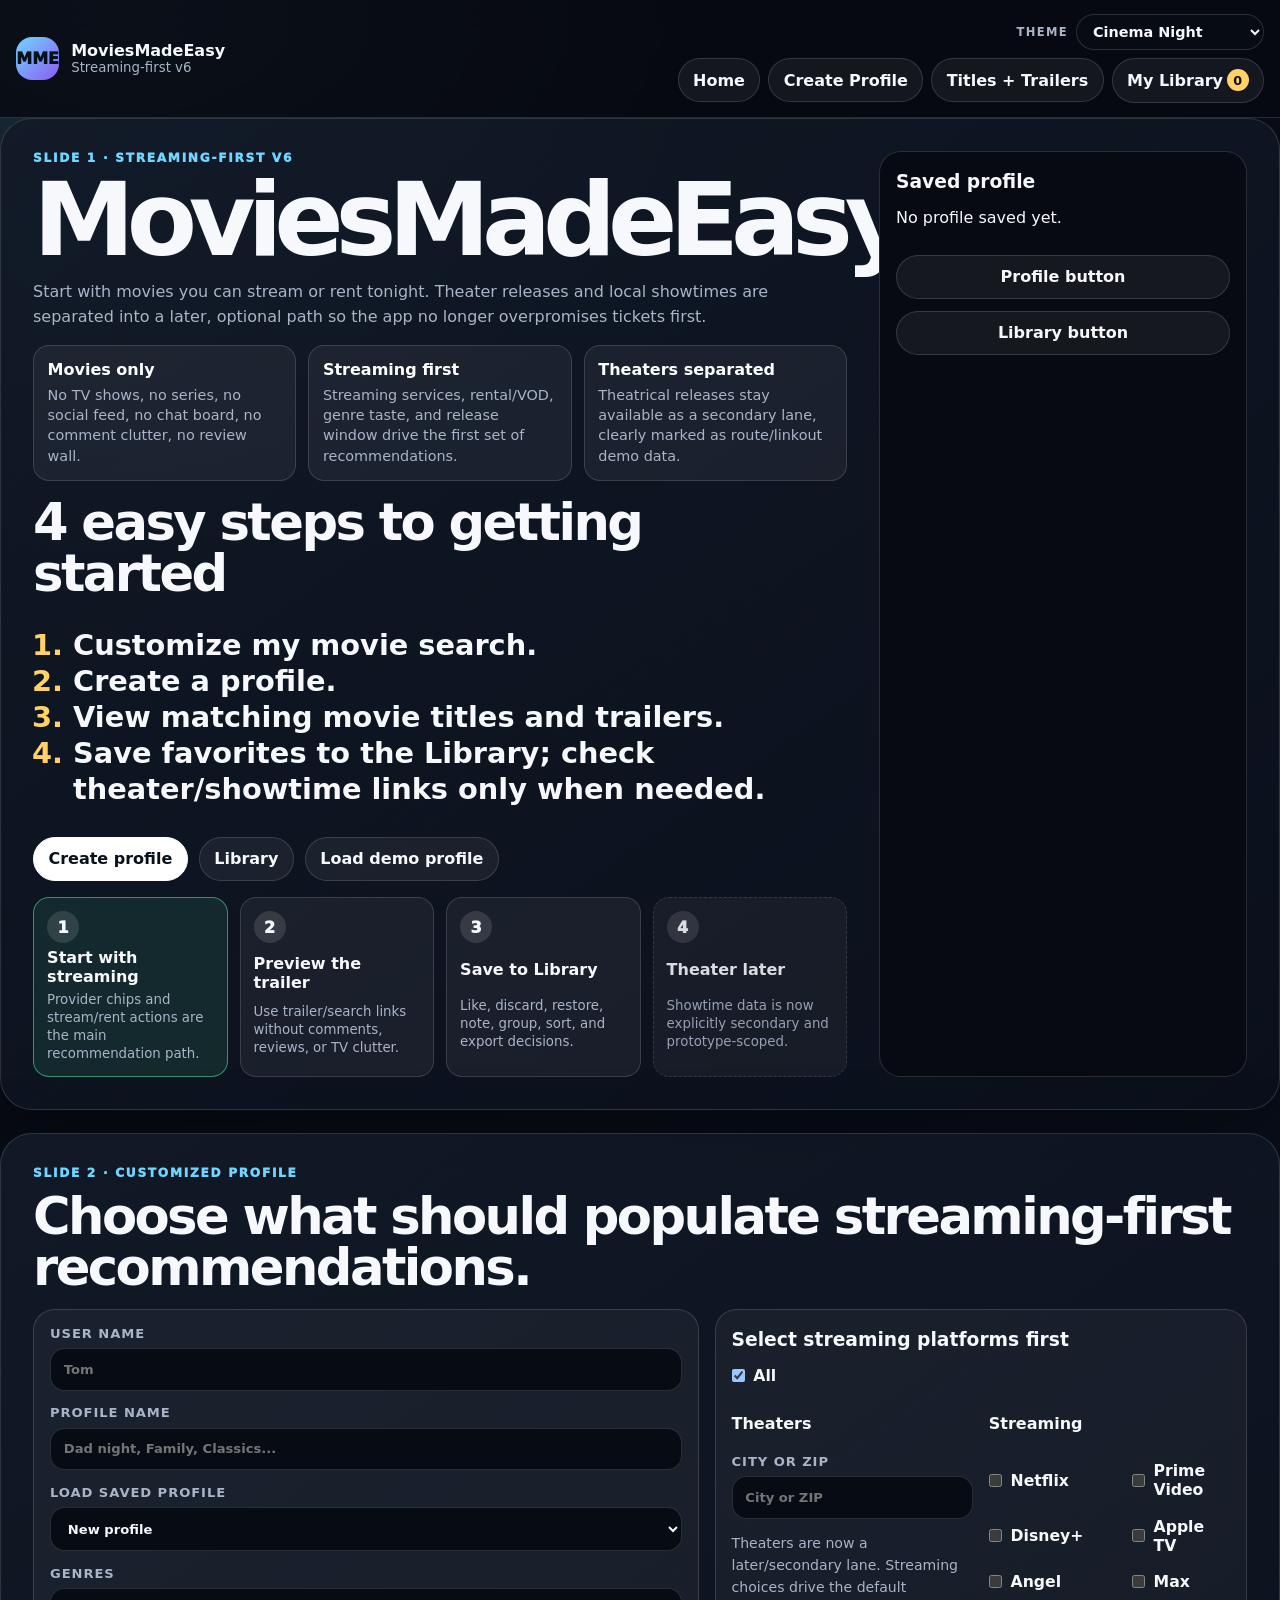
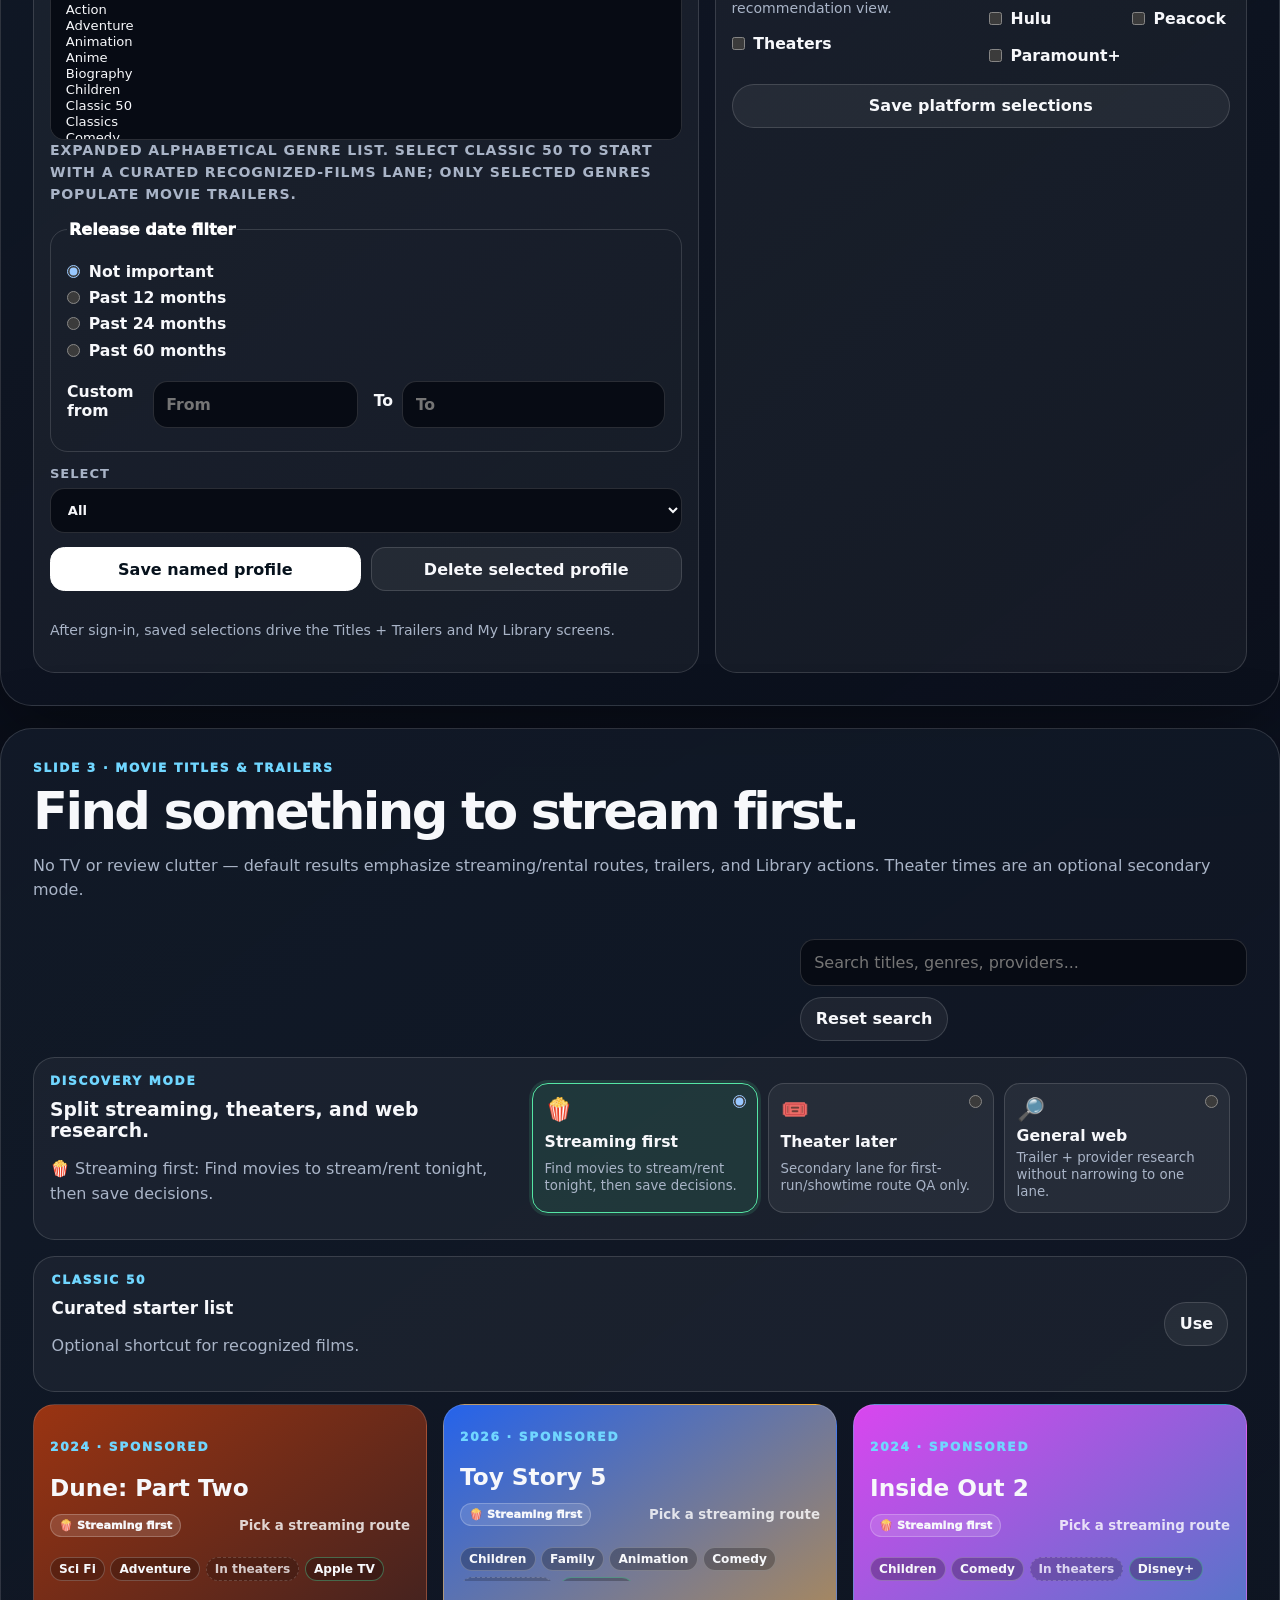
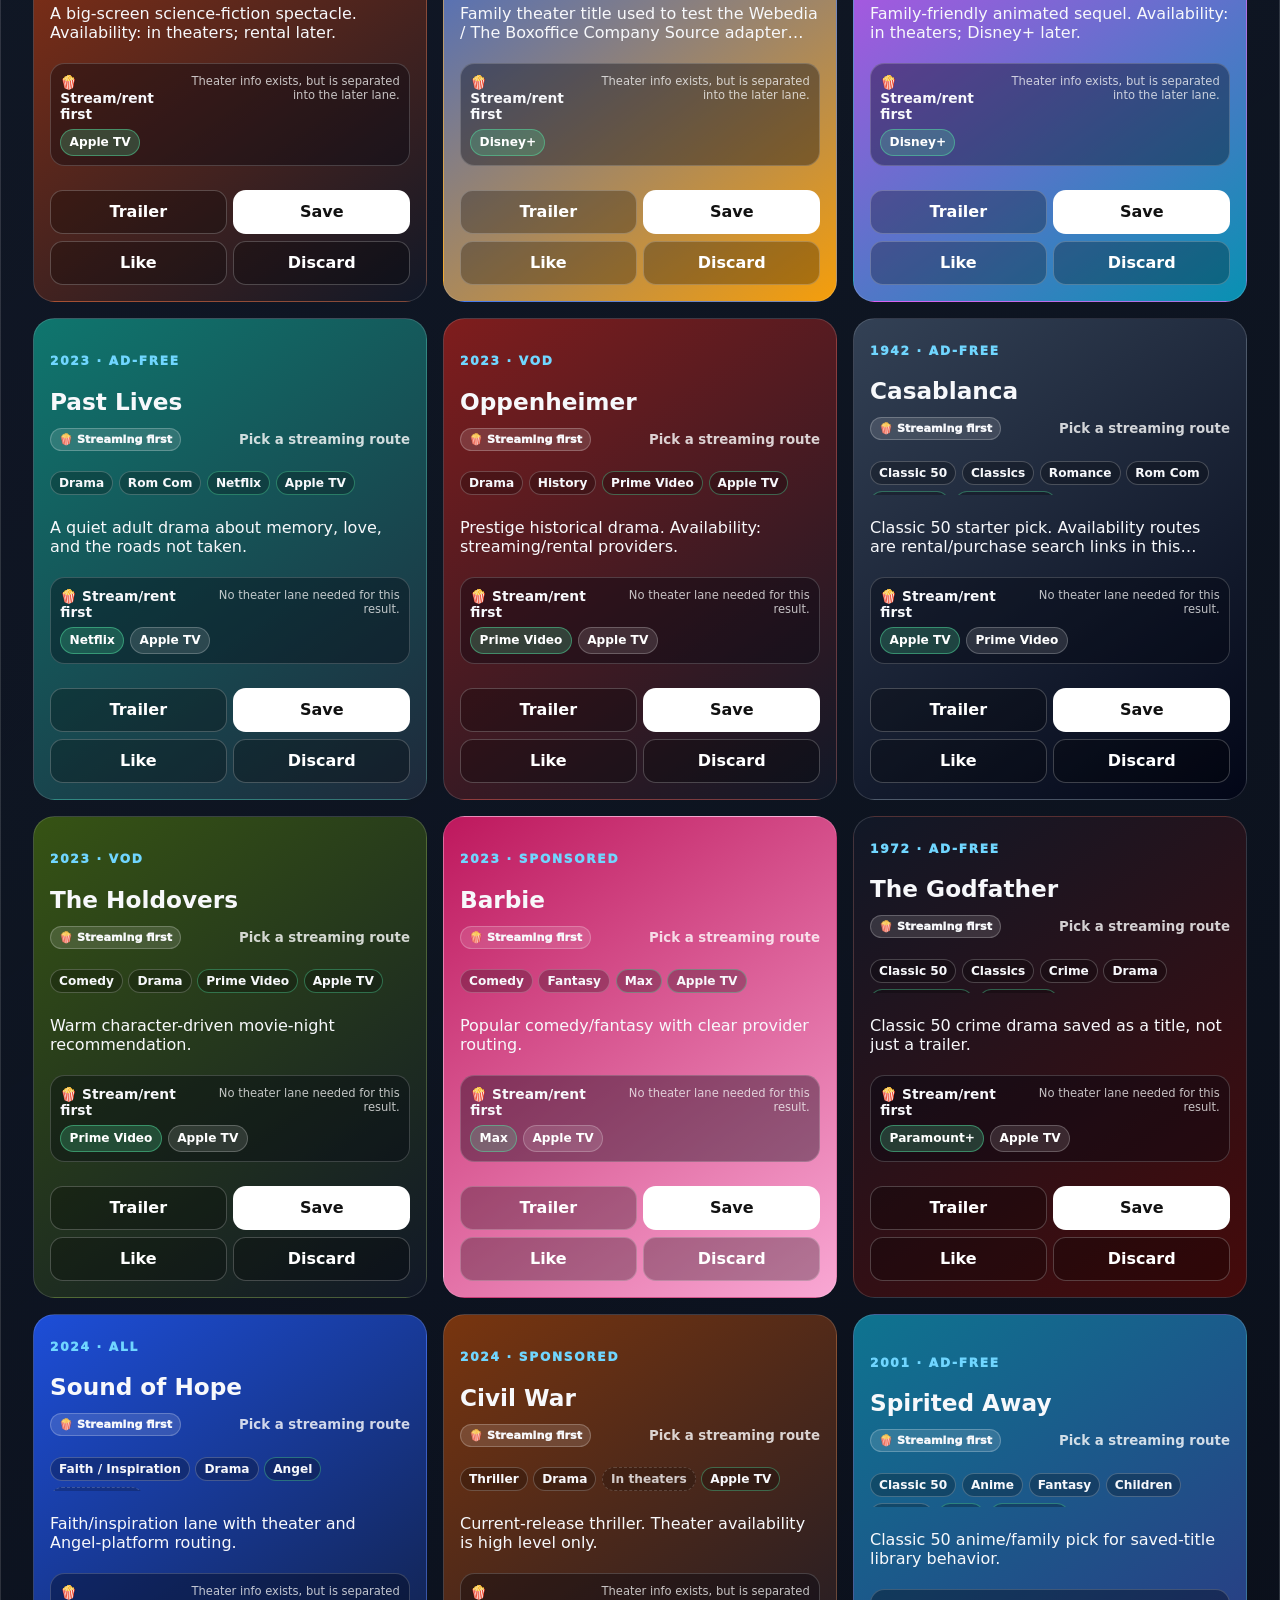
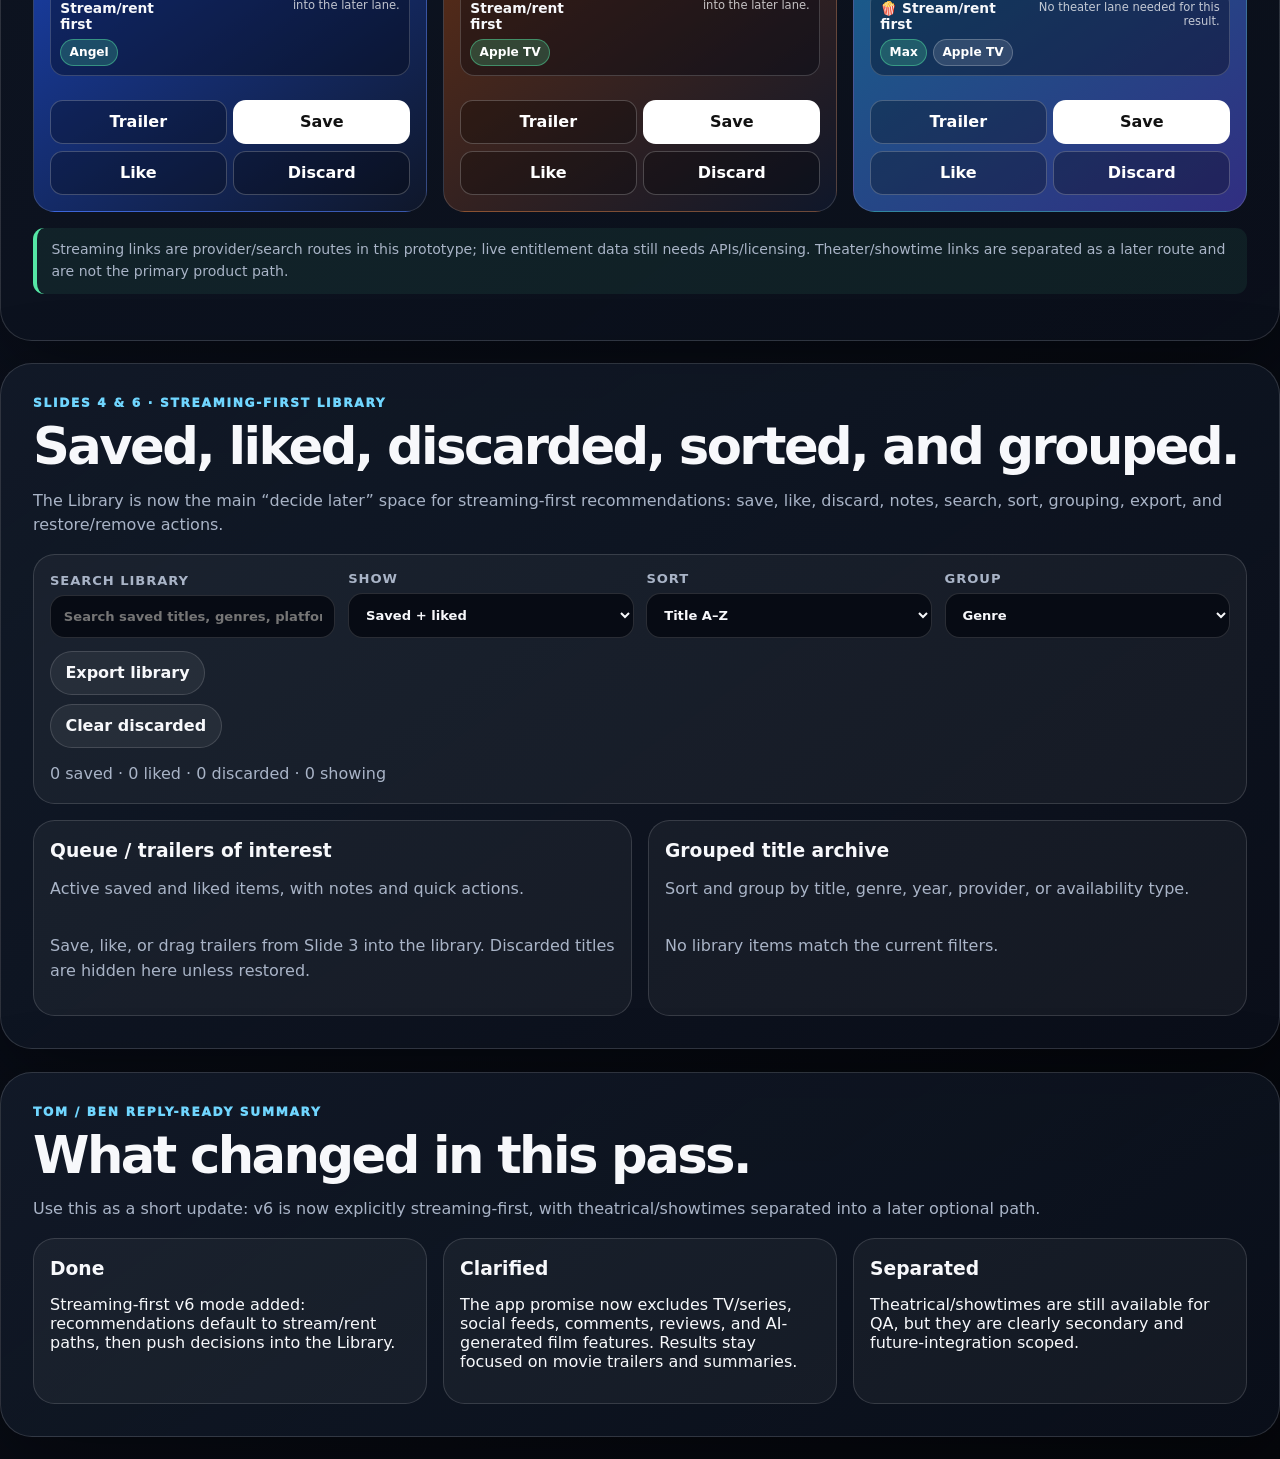
<file: mvp/findamovie_mvp_static/v6/index.html>
<!doctype html>
<html lang="en">
<head>
    <meta charset="utf-8" />
  <meta name="viewport" content="width=device-width,initial-scale=1" />
  <title>MoviesMadeEasy — Streaming-First v6</title>
  <meta name="description" content="MoviesMadeEasy movie-only streaming-first v6 prototype: profile-first movie discovery with theatrical/showtimes separated as a later path." />
  <link rel="manifest" href="./manifest.webmanifest" />
  <link rel="stylesheet" href="./styles.css?v=v6-streaming-first-20260721T032256Z" />
</head>
<body>
  <header class="topbar">
    <a class="brand" href="#home" aria-label="MoviesMadeEasy home"><span class="mark">MME</span><span><strong>MoviesMadeEasy</strong><small>Streaming-first v6</small></span></a>
    <div class="header-actions">
      <div class="theme-control">
        <label for="themePicker">Theme</label>
        <select id="themePicker" aria-label="Choose app theme"></select>
      </div>
      <nav class="version-nav" aria-label="Prototype versions">
        <a href="../">Current</a>
        <a href="./v1/">v1</a>
        <a href="./v2/">v2</a>
        <a href="./v3/">v3</a>
        <a href="./v4/">v4</a>
        <a href="./v5/">v5</a>
        <a class="active" href="./">v6</a>
        <a href="./apple/">Apple</a>
      </nav>
      <nav class="nav" aria-label="Prototype navigation">
        <a href="#home">Home</a>
        <a href="#profile">Create Profile</a>
        <a href="#titles">Titles + Trailers</a>
        <a href="#library">My Library <b id="libraryCount">0</b></a>
      </nav>
    </div>
  </header>

  <main>
    <section id="home" class="screen hero">
      <div>
        <p class="eyebrow">Slide 1 · Streaming-first v6</p>
        <h1>MoviesMadeEasy</h1>
        <p class="lead">Start with movies you can stream or rent tonight. Theater releases and local showtimes are separated into a later, optional path so the app no longer overpromises tickets first.</p>
        <div class="promise-grid">
          <div class="promise-card"><strong>Movies only</strong><span>No TV shows, no series, no social feed, no chat board, no comment clutter, no review wall.</span></div>
          <div class="promise-card"><strong>Streaming first</strong><span>Streaming services, rental/VOD, genre taste, and release window drive the first set of recommendations.</span></div>
          <div class="promise-card"><strong>Theaters separated</strong><span>Theatrical releases stay available as a secondary lane, clearly marked as route/linkout demo data.</span></div>
        </div>
        <h2>4 easy steps to getting started</h2>
        <ol class="steps">
          <li>Customize my movie search.</li>
          <li>Create a profile.</li>
          <li>View matching movie titles and trailers.</li>
          <li>Save favorites to the Library; check theater/showtime links only when needed.</li>
        </ol>
        <div class="actions">
          <a class="primary" href="#profile">Create profile</a>
          <a class="secondary" href="#library">Library</a>
          <button class="ghost" id="demoProfile" type="button">Load demo profile</button>
        </div>
      </div>
      <aside class="card status-card">
        <h3>Saved profile</h3>
        <p id="profileSummary">No profile saved yet.</p>
        <a class="secondary full" href="#profile">Profile button</a>
        <a class="secondary full" href="#library">Library button</a>
      </aside>
    </section>

    <section id="profile" class="screen">
      <div class="section-head">
        <p class="eyebrow">Slide 2 · Customized Profile</p>
        <h2>Choose what should populate streaming-first recommendations.</h2>
      </div>
      <div class="profile-layout">
        <form id="profileForm" class="card form-card">
          <label>User name
            <input id="userName" placeholder="Tom" autocomplete="username" />
          </label>
          <label>Profile name
            <input id="profileName" placeholder="Dad night, Family, Classics..." />
          </label>
          <label>Load saved profile
            <select id="profilePicker"><option value="">New profile</option></select>
          </label>
          <label>Genres
            <select id="genreSelect" multiple size="7" aria-describedby="genreHelp"></select>
            <span id="genreHelp" class="hint">Expanded alphabetical genre list. Select Classic 50 to start with a curated recognized-films lane; only selected genres populate movie trailers.</span>
          </label>
          <fieldset>
            <legend>Release date filter</legend>
            <label><input type="radio" name="release" value="any" checked /> Not important</label>
            <label><input type="radio" name="release" value="12" /> Past 12 months</label>
            <label><input type="radio" name="release" value="24" /> Past 24 months</label>
            <label><input type="radio" name="release" value="60" /> Past 60 months</label>
            <div class="two-col">
              <label>Custom from<input id="fromYear" type="number" min="1900" max="2030" placeholder="From" /></label>
              <label>To<input id="toYear" type="number" min="1900" max="2030" placeholder="To" /></label>
            </div>
          </fieldset>
          <label>Select
            <select id="viewSelect">
              <option value="all">All</option>
              <option value="ad-free">Ad free</option>
              <option value="sponsored">Sponsored</option>
              <option value="vod">VOD purchase or rental</option>
            </select>
          </label>
          <div class="profile-buttons">
            <button class="primary" type="submit">Save named profile</button>
            <button id="deleteProfile" class="secondary" type="button">Delete selected profile</button>
          </div>
          <p class="hint">After sign-in, saved selections drive the Titles + Trailers and My Library screens.</p>
        </form>

        <div class="card platform-card">
          <h3>Select streaming platforms first</h3>
          <label class="check"><input id="platformAll" type="checkbox" checked /> All</label>
          <div class="platform-grid">
            <div>
              <h4>Theaters</h4>
              <label>City or ZIP<input id="zipInput" placeholder="City or ZIP" /></label>
              <p class="hint">Theaters are now a later/secondary lane. Streaming choices drive the default recommendation view.</p>
              <label class="check"><input class="provider" value="In theaters" type="checkbox" /> Theaters</label>
            </div>
            <div>
              <h4>Streaming</h4>
              <div id="streamers" class="check-list"></div>
            </div>
          </div>
          <button id="savePlatforms" class="secondary full" type="button">Save platform selections</button>
        </div>
      </div>
    </section>

    <section id="titles" class="screen">
      <div class="section-head row-head">
        <div>
          <p class="eyebrow">Slide 3 · Movie Titles & Trailers</p>
          <h2>Find something to stream first.</h2>
          <p class="muted">No TV or review clutter — default results emphasize streaming/rental routes, trailers, and Library actions. Theater times are an optional secondary mode.</p>
        </div>
        <div class="search-row">
          <input id="searchBox" placeholder="Search titles, genres, providers..." />
          <button id="resetBtn" class="ghost" type="button">Reset search</button>
        </div>
      </div>
      <div id="showtimeLocationPanel" class="showtime-location card slim-location">
        <div>
          <p class="eyebrow">Theater lane · later</p>
          <h3>Only use local showtimes when Theater mode is selected.</h3>
        </div>
        <form id="quickLocationForm" class="quick-location-form">
          <label>ZIP or city
            <input id="quickLocation" placeholder="48180 or Taylor, MI" autocomplete="postal-code" />
          </label>
          <button class="secondary" type="submit">Update</button>
          <button id="clearShowtimeCache" class="ghost" type="button">Refresh</button>
        </form>
        <p id="showtimeCacheStatus" class="hint cache-status">Showtimes cache ready.</p>
      </div>
      <div id="classicLane" class="classic-lane card"></div>
      <div id="results" class="results-grid"></div>
      <p id="emptyState" class="empty hidden">No movies match the saved profile. Reset filters or broaden the profile.</p>
      <p class="hint theater-caveat">Streaming links are provider/search routes in this prototype; live entitlement data still needs APIs/licensing. Theater/showtime links are separated as a later route and are not the primary product path.</p>
    </section>

    <section id="library" class="screen">
      <div class="section-head">
        <p class="eyebrow">Slides 4 & 6 · Streaming-first Library</p>
        <h2>Saved, liked, discarded, sorted, and grouped.</h2>
        <p class="muted">The Library is now the main “decide later” space for streaming-first recommendations: save, like, discard, notes, search, sort, grouping, export, and restore/remove actions.</p>
      </div>
      <div class="library-toolbar card">
        <label>Search library
          <input id="librarySearch" placeholder="Search saved titles, genres, platforms, notes..." />
        </label>
        <label>Show
          <select id="libraryStatus">
            <option value="active">Saved + liked</option>
            <option value="liked">Liked only</option>
            <option value="saved">Saved only</option>
            <option value="discarded">Discarded / disliked</option>
            <option value="all">Everything</option>
          </select>
        </label>
        <label>Sort
          <select id="librarySort">
            <option value="title-az">Title A–Z</option>
            <option value="title-za">Title Z–A</option>
            <option value="newest">Newest release</option>
            <option value="oldest">Oldest release</option>
            <option value="genre">Genre</option>
            <option value="provider">Provider</option>
          </select>
        </label>
        <label>Group
          <select id="libraryGroup">
            <option value="none">No grouping</option>
            <option value="genre" selected>Genre</option>
            <option value="title">Title letter</option>
            <option value="year">Release year</option>
            <option value="provider">Provider</option>
            <option value="view">Availability type</option>
          </select>
        </label>
        <div class="library-toolbar-actions">
          <button id="exportLibrary" class="secondary" type="button">Export library</button>
          <button id="clearDiscarded" class="ghost" type="button">Clear discarded</button>
        </div>
        <p id="libraryStats" class="muted library-stats">No saved titles yet.</p>
      </div>
      <div class="library-layout">
        <div class="card">
          <h3>Queue / trailers of interest</h3>
          <p class="muted">Active saved and liked items, with notes and quick actions.</p>
          <div id="trailerLibrary" class="library-list"></div>
        </div>
        <div class="card">
          <h3>Grouped title archive</h3>
          <p class="muted">Sort and group by title, genre, year, provider, or availability type.</p>
          <div id="titleLibrary" class="library-list"></div>
        </div>
      </div>
    </section>


    <section id="replySummary" class="screen">
      <div class="section-head">
        <p class="eyebrow">Tom / Ben reply-ready summary</p>
        <h2>What changed in this pass.</h2>
        <p class="muted">Use this as a short update: v6 is now explicitly streaming-first, with theatrical/showtimes separated into a later optional path.</p>
      </div>
      <div class="reply-grid">
        <div class="card"><h3>Done</h3><p>Streaming-first v6 mode added: recommendations default to stream/rent paths, then push decisions into the Library.</p></div>
        <div class="card"><h3>Clarified</h3><p>The app promise now excludes TV/series, social feeds, comments, reviews, and AI-generated film features. Results stay focused on movie trailers and summaries.</p></div>
        <div class="card"><h3>Separated</h3><p>Theatrical/showtimes are still available for QA, but they are clearly secondary and future-integration scoped.</p></div>
      </div>
    </section>
  </main>

  <dialog id="detailsModal">
    <div class="modal-card">
      <button id="closeModal" class="modal-close" type="button">×</button>
      <div id="modalBody"></div>
    </div>
  </dialog>

  <script src="./app.js?v=v6-streaming-first-20260721T032256Z"></script>
</body>
</html>
</file>
<file: mvp/findamovie_mvp_static/styles.css>
:root{color-scheme:dark;--bg:#070a12;--panel:#121a28;--panel2:#172235;--line:rgba(255,255,255,.14);--text:#f7f8fb;--muted:#a9b4c7;--accent:#70d6ff;--gold:#ffd166;--good:#55e6a5;--bad:#ff7a90;--shadow:0 24px 80px rgba(0,0,0,.38);font-family:Inter,ui-sans-serif,system-ui,-apple-system,BlinkMacSystemFont,"Segoe UI",sans-serif}*{box-sizing:border-box}html{scroll-behavior:smooth}body{margin:0;background:radial-gradient(circle at 10% 0%,rgba(112,214,255,.22),transparent 35rem),linear-gradient(135deg,#070a12,#0d1322 55%,#05070c);color:var(--text)}a{color:inherit;text-decoration:none}button,input,select{font:inherit}.topbar{position:sticky;top:0;z-index:10;display:flex;align-items:center;justify-content:space-between;gap:1rem;padding:.85rem clamp(1rem,4vw,3rem);background:rgba(7,10,18,.82);border-bottom:1px solid var(--line);backdrop-filter:blur(14px)}.brand{display:flex;align-items:center;gap:.75rem}.mark{display:grid;place-items:center;width:2.7rem;height:2.7rem;border-radius:1rem;background:linear-gradient(135deg,var(--accent),#8b5cf6);font-weight:1000;color:#02111a}.brand small{display:block;color:var(--muted)}.nav{display:flex;flex-wrap:wrap;gap:.5rem;align-items:center}.nav a,.ghost,.secondary,.primary{border:1px solid var(--line);border-radius:999px;padding:.68rem .9rem;background:rgba(255,255,255,.06);color:var(--text);font-weight:850;cursor:pointer}.nav a:hover,.ghost:hover,.secondary:hover{border-color:var(--accent)}.nav b{display:inline-grid;place-items:center;min-width:1.35rem;height:1.35rem;margin-left:.25rem;border-radius:999px;background:var(--gold);color:#111;font-size:.8rem}.primary{background:#fff;color:#06111c;border-color:#fff}.secondary{display:inline-flex;justify-content:center}.full{width:100%;margin-top:.75rem}.screen{max-width:1220px;margin:0 auto 1.4rem;padding:clamp(1rem,3vw,2rem)}.hero,.screen:not(.hero){border:1px solid var(--line);border-radius:2rem;background:linear-gradient(145deg,rgba(18,26,40,.95),rgba(11,16,28,.82));box-shadow:var(--shadow)}.hero{display:grid;grid-template-columns:minmax(0,1fr) minmax(17rem,23rem);gap:2rem;align-items:stretch}.eyebrow{margin:0 0 .7rem;color:var(--accent);font-size:.76rem;letter-spacing:.14em;text-transform:uppercase;font-weight:950}h1{font-size:clamp(3.2rem,8vw,7rem);line-height:.86;letter-spacing:-.08em;margin:0 0 1rem}h2{font-size:clamp(1.65rem,4vw,3.3rem);line-height:1;letter-spacing:-.05em;margin:.1rem 0 1rem}h3{margin:.2rem 0 1rem}.lead,.muted,.hint{color:var(--muted);line-height:1.55}.hint{font-size:.88rem}.steps{font-size:clamp(1.05rem,2.5vw,1.8rem);line-height:1.25;font-weight:900}.steps li::marker{color:var(--gold)}.actions,.row-head,.search-row{display:flex;gap:.7rem;flex-wrap:wrap;align-items:center}.card{border:1px solid var(--line);border-radius:1.35rem;background:rgba(255,255,255,.045);padding:1rem}.status-card{background:#070a12}.profile-layout{display:grid;grid-template-columns:minmax(0,1fr) minmax(18rem,.8fr);gap:1rem}.form-card{display:grid;gap:.9rem}label{display:block;color:var(--muted);font-size:.82rem;text-transform:uppercase;letter-spacing:.07em;font-weight:900}input,select{width:100%;margin-top:.45rem;border:1px solid var(--line);border-radius:.9rem;background:#070b14;color:#fff;padding:.8rem;outline:none}select[multiple]{min-height:12rem}input:focus,select:focus{border-color:var(--accent);box-shadow:0 0 0 4px rgba(112,214,255,.13)}fieldset{border:1px solid var(--line);border-radius:1.1rem;padding:1rem;margin:0}legend{font-weight:950;color:#fff}fieldset label,.check{display:flex;align-items:center;gap:.55rem;text-transform:none;letter-spacing:0;font-size:.98rem;color:var(--text);margin:.45rem 0}input[type=radio],input[type=checkbox]{width:auto;margin:0}.two-col,.platform-grid,.library-layout{display:grid;grid-template-columns:1fr 1fr;gap:1rem}.check-list{display:grid;grid-template-columns:1fr 1fr;gap:.2rem .7rem}.section-head{margin-bottom:1rem}.row-head{justify-content:space-between}.search-row{margin-left:auto}.search-row input{min-width:18rem}.results-grid{display:grid;grid-template-columns:repeat(3,minmax(0,1fr));gap:1rem}.movie-card{position:relative;overflow:hidden;border:1px solid var(--line);border-radius:1.35rem;background:linear-gradient(145deg,var(--c1),var(--c2));min-height:23rem;padding:1rem;display:flex;flex-direction:column;justify-content:flex-end}.poster-glow{position:absolute;inset:0;background:radial-gradient(circle at 30% 20%,rgba(255,255,255,.23),transparent 28%),linear-gradient(180deg,transparent,rgba(0,0,0,.72));pointer-events:none}.movie-card>*{position:relative}.movie-card h3{font-size:1.45rem;margin:0}.chips{display:flex;flex-wrap:wrap;gap:.35rem;margin:.6rem 0}.chip{border:1px solid rgba(255,255,255,.22);background:rgba(0,0,0,.25);border-radius:999px;padding:.25rem .5rem;font-size:.76rem;font-weight:900}.card-actions{display:grid;grid-template-columns:1fr 1fr;gap:.45rem;margin-top:.8rem}.card-actions button,.card-actions a{border:1px solid rgba(255,255,255,.22);border-radius:.8rem;padding:.6rem;background:rgba(0,0,0,.28);color:#fff;font-weight:900;text-align:center}.card-actions .save{background:#fff;color:#111}.empty{border:1px dashed var(--line);border-radius:1rem;padding:1.5rem;color:var(--muted);text-align:center}.hidden{display:none}.library-list{display:grid;gap:.65rem}.library-item{border:1px solid var(--line);border-radius:1rem;background:#080c15;padding:.8rem}.library-item strong{display:block}.library-actions{display:flex;gap:.45rem;flex-wrap:wrap;margin-top:.55rem}.library-actions a,.library-actions button{border:1px solid var(--line);border-radius:999px;background:rgba(255,255,255,.06);color:#fff;padding:.45rem .65rem}dialog{border:0;background:transparent;color:var(--text);padding:1rem;max-width:46rem;width:calc(100% - 2rem)}dialog::backdrop{background:rgba(0,0,0,.72)}.modal-card{position:relative;border:1px solid var(--line);border-radius:1.4rem;background:#0b111d;padding:1.2rem;box-shadow:var(--shadow)}.modal-close{position:absolute;right:.8rem;top:.8rem;border:1px solid var(--line);border-radius:999px;background:#111827;color:#fff;width:2.2rem;height:2.2rem}.route-list{display:grid;gap:.5rem;margin-top:1rem}.route-list a{border:1px solid var(--line);border-radius:.9rem;padding:.7rem;background:rgba(255,255,255,.06)}@media(max-width:900px){.hero,.profile-layout,.library-layout{grid-template-columns:1fr}.results-grid{grid-template-columns:1fr 1fr}.home-account{grid-template-columns:1fr}.search-row{width:100%}.search-row input{min-width:0}}@media(max-width:640px){.topbar{position:static;align-items:flex-start;flex-direction:column}.results-grid,.two-col,.platform-grid{grid-template-columns:1fr}.screen{border-radius:1.2rem}.check-list{grid-template-columns:1fr}}

/* Emergency mobile polish pass */
html,body{width:100%;max-width:100%;overflow-x:hidden}.screen,.hero,.card,.movie-card,.modal-card{min-width:0}.topbar{min-width:0}.brand{min-width:0}.brand span:last-child{min-width:0}.brand strong,.brand small{overflow-wrap:anywhere}.nav{max-width:100%}.nav a,.nav button{white-space:normal}.results-grid,.profile-layout,.library-layout,.two-col,.platform-grid{min-width:0}.movie-card{word-break:normal;overflow-wrap:anywhere}.search-row input{max-width:100%}select[multiple]{max-width:100%;min-height:9.5rem}.card-actions{min-width:0}.card-actions button,.card-actions a{min-width:0;white-space:normal}.modal-card{max-height:calc(100vh - 2rem);overflow:auto}
@media(max-width:760px){
  body{font-size:15px;background:#070a12}.topbar{position:static;display:block;padding:.75rem}.brand{margin-bottom:.7rem}.mark{width:2.25rem;height:2.25rem;border-radius:.75rem}.nav{display:grid;grid-template-columns:1fr 1fr;gap:.45rem}.nav a{display:flex;align-items:center;justify-content:center;min-height:2.55rem;padding:.55rem .45rem;text-align:center;font-size:.9rem}.screen{width:calc(100% - 1rem);margin:.5rem auto 1rem;padding:1rem;border-radius:1.15rem}.hero{display:block}.status-card{margin-top:1rem}h1{font-size:clamp(2.45rem,17vw,4.4rem);letter-spacing:-.06em}h2{font-size:clamp(1.55rem,9vw,2.4rem)}.lead,.muted,.hint{font-size:.95rem}.steps{font-size:1.05rem;padding-left:1.25rem}.actions,.row-head,.search-row{display:grid;grid-template-columns:1fr;align-items:stretch;width:100%;margin-left:0}.actions a,.actions button,.search-row button{width:100%;justify-content:center}.profile-layout,.library-layout,.two-col,.platform-grid,.results-grid{grid-template-columns:1fr}.form-card,.platform-card,.card{padding:.85rem;border-radius:1rem}fieldset{padding:.8rem}.check-list{grid-template-columns:1fr}.results-grid{gap:.75rem}.movie-card{min-height:18rem;padding:.85rem;border-radius:1rem}.movie-card h3{font-size:1.25rem}.chips{gap:.25rem}.chip{font-size:.7rem}.card-actions{grid-template-columns:1fr;gap:.38rem}.card-actions button,.card-actions a{padding:.65rem}.search-row input,input,select{font-size:16px;padding:.75rem;border-radius:.75rem}.library-item{padding:.75rem}.library-actions{display:grid;grid-template-columns:1fr}.library-actions a,.library-actions button{text-align:center}.modal-card{padding:1rem;border-radius:1rem}dialog{width:100%;max-width:100%;padding:.5rem}.route-list a{overflow-wrap:anywhere}
}
@media(max-width:380px){.nav{grid-template-columns:1fr}.screen{width:calc(100% - .5rem);padding:.75rem}.eyebrow{font-size:.68rem}.movie-card{min-height:16rem}.primary,.secondary,.ghost{padding:.62rem .7rem}}

.header-actions{display:flex;flex-direction:column;align-items:flex-end;gap:.45rem}.version-nav{display:flex;flex-wrap:wrap;justify-content:flex-end;gap:.4rem}.version-nav a{border:1px solid var(--line);border-radius:999px;padding:.45rem .65rem;background:rgba(255,255,255,.055);color:var(--muted);font-weight:900;font-size:.86rem}.version-nav a.active{background:var(--gold);color:#111;border-color:var(--gold)}.profile-buttons{display:grid;grid-template-columns:1fr 1fr;gap:.55rem}.profile-buttons .primary,.profile-buttons .secondary{width:100%;justify-content:center;border-radius:.9rem}@media(max-width:760px){.header-actions{align-items:stretch;width:100%}.version-nav,.nav{justify-content:flex-start}.profile-buttons{grid-template-columns:1fr}}

/* Mobile renderer pass — Android Chrome/Fennec, 2026-07-06
   Goal: make the prototype feel like a phone app instead of a squeezed desktop page. */
:root{--phone-gutter:clamp(.72rem,3.7vw,1rem);--tap:44px}html{font-size:16px;-webkit-text-size-adjust:100%;text-size-adjust:100%}body{min-width:320px;overscroll-behavior-y:contain}img,svg,video,canvas{max-width:100%;height:auto}button,a,input,select{touch-action:manipulation}.topbar,.header-actions,.version-nav,.nav,.screen,.hero,.profile-layout,.library-layout,.two-col,.platform-grid,.results-grid,.card,.form-card,.movie-card,.library-item{max-width:100%;min-width:0}.topbar{padding-left:var(--phone-gutter);padding-right:var(--phone-gutter)}.header-actions{min-width:0}.brand{flex:0 1 auto}.brand strong{line-height:1.05}.version-nav,.nav{scrollbar-width:none}.version-nav::-webkit-scrollbar,.nav::-webkit-scrollbar{display:none}.version-nav a,.nav a,.primary,.secondary,.ghost,.card-actions a,.card-actions button,.library-actions a,.library-actions button{min-height:var(--tap);display:inline-flex;align-items:center;justify-content:center}.screen{scroll-margin-top:5rem}.home-account{display:grid;grid-template-columns:1fr 1fr;gap:.75rem;margin-top:1rem}.home-account .full{grid-column:1/-1}.profile-buttons{display:grid;grid-template-columns:1fr 1fr;gap:.65rem}.route-list a{min-height:var(--tap)}
@media(max-width:820px){
  body{background:#070a12}.topbar{position:sticky;top:0;display:grid;grid-template-columns:1fr;align-items:stretch;gap:.62rem;padding-top:.55rem;padding-bottom:.6rem}.brand{gap:.62rem}.mark{width:2.35rem;height:2.35rem;border-radius:.8rem}.brand small{font-size:.78rem}.header-actions{align-items:stretch;width:100%;gap:.45rem}.version-nav,.nav{display:flex;flex-wrap:nowrap;overflow-x:auto;justify-content:flex-start;gap:.38rem;padding-bottom:.05rem;-webkit-overflow-scrolling:touch}.version-nav a,.nav a{flex:0 0 auto;white-space:nowrap;padding:.55rem .72rem;font-size:.86rem}.nav b{min-width:1.2rem;height:1.2rem;font-size:.72rem}.screen{width:calc(100% - (var(--phone-gutter) * 2));margin:.75rem auto 1rem;padding:1rem;border-radius:1.15rem}.hero{display:grid;grid-template-columns:1fr;gap:1rem}.status-card{margin-top:0}.eyebrow{font-size:.7rem;letter-spacing:.12em}h1{font-size:clamp(2.65rem,15vw,4.25rem);line-height:.9;margin-bottom:.85rem}h2{font-size:clamp(1.65rem,8vw,2.35rem);line-height:1.02}.lead,.muted,.hint{font-size:.95rem;line-height:1.48}.steps{font-size:1.05rem;line-height:1.32;padding-left:1.35rem}.actions,.row-head,.search-row{display:grid;grid-template-columns:1fr;gap:.55rem;width:100%;align-items:stretch}.actions a,.actions button,.search-row button,.primary,.secondary,.ghost{width:100%;text-align:center}.home-account,.profile-layout,.library-layout,.two-col,.platform-grid,.results-grid{grid-template-columns:1fr}.form-card,.platform-card,.card,.library-item{padding:.9rem;border-radius:1rem}fieldset{padding:.85rem;border-radius:1rem}fieldset label,.check{font-size:.96rem;line-height:1.28}.check-list{grid-template-columns:1fr;gap:.18rem}.profile-buttons{grid-template-columns:1fr}.search-row{margin-left:0}.search-row input,input,select{font-size:16px;padding:.78rem;border-radius:.78rem}.search-row input{min-width:0;width:100%}select[multiple]{min-height:9rem}.results-grid{gap:.85rem}.movie-card{min-height:auto;aspect-ratio:4/5;padding:.92rem;border-radius:1rem}.movie-card h3{font-size:1.28rem;line-height:1.05}.chips{gap:.25rem;margin:.5rem 0}.chip{font-size:.68rem;padding:.22rem .45rem}.card-actions{grid-template-columns:1fr;gap:.42rem}.card-actions a,.card-actions button{padding:.65rem}.library-actions{display:grid;grid-template-columns:1fr;gap:.42rem}.library-actions a,.library-actions button{text-align:center}.modal-card{padding:1rem;border-radius:1rem;max-height:calc(100dvh - 1rem);overflow:auto}dialog{width:100%;max-width:100%;padding:.5rem}.modal-close{width:2.5rem;height:2.5rem}.route-list{gap:.45rem}.route-list a{overflow-wrap:anywhere}
}
@media(max-width:430px){
  :root{--phone-gutter:.55rem}.topbar{border-bottom-color:rgba(255,255,255,.1)}.brand small{display:none}.version-nav a,.nav a{font-size:.82rem;padding:.52rem .62rem}.screen{padding:.82rem;border-radius:1rem}.hero,.screen:not(.hero){box-shadow:0 14px 42px rgba(0,0,0,.32)}h1{font-size:clamp(2.35rem,16vw,3.7rem)}h2{font-size:clamp(1.45rem,8vw,2rem)}.lead,.muted,.hint{font-size:.92rem}.steps{font-size:.98rem}.form-card,.platform-card,.card,.library-item{padding:.78rem}.movie-card{aspect-ratio:auto;min-height:18.5rem}.movie-card h3{font-size:1.18rem}.primary,.secondary,.ghost{padding:.66rem .7rem}.section-head{margin-bottom:.75rem}.row-head h2,.section-head h2{margin-bottom:.55rem}
}
@media(max-width:360px){.version-nav a,.nav a{font-size:.78rem;padding:.48rem .55rem}.screen{width:calc(100% - .5rem);padding:.7rem}.mark{width:2.1rem;height:2.1rem}.movie-card{min-height:17rem}.chip{font-size:.64rem}.card-actions a,.card-actions button{font-size:.9rem}}
</file>
<file: mvp/findamovie_mvp_static/apple/styles.css>
:root{color-scheme:dark;--bg:#070a12;--panel:#121a28;--panel2:#172235;--line:rgba(255,255,255,.14);--text:#f7f8fb;--muted:#a9b4c7;--accent:#70d6ff;--gold:#ffd166;--good:#55e6a5;--bad:#ff7a90;--shadow:0 24px 80px rgba(0,0,0,.38);font-family:Inter,ui-sans-serif,system-ui,-apple-system,BlinkMacSystemFont,"Segoe UI",sans-serif}*{box-sizing:border-box}html{scroll-behavior:smooth}body{margin:0;background:radial-gradient(circle at 10% 0%,rgba(112,214,255,.22),transparent 35rem),linear-gradient(135deg,#070a12,#0d1322 55%,#05070c);color:var(--text)}a{color:inherit;text-decoration:none}button,input,select{font:inherit}.topbar{position:sticky;top:0;z-index:10;display:flex;align-items:center;justify-content:space-between;gap:1rem;padding:.85rem clamp(1rem,4vw,3rem);background:rgba(7,10,18,.82);border-bottom:1px solid var(--line);backdrop-filter:blur(14px)}.brand{display:flex;align-items:center;gap:.75rem}.mark{display:grid;place-items:center;width:2.7rem;height:2.7rem;border-radius:1rem;background:linear-gradient(135deg,var(--accent),#8b5cf6);font-weight:1000;color:#02111a}.brand small{display:block;color:var(--muted)}.nav{display:flex;flex-wrap:wrap;gap:.5rem;align-items:center}.nav a,.ghost,.secondary,.primary{border:1px solid var(--line);border-radius:999px;padding:.68rem .9rem;background:rgba(255,255,255,.06);color:var(--text);font-weight:850;cursor:pointer}.nav a:hover,.ghost:hover,.secondary:hover{border-color:var(--accent)}.nav b{display:inline-grid;place-items:center;min-width:1.35rem;height:1.35rem;margin-left:.25rem;border-radius:999px;background:var(--gold);color:#111;font-size:.8rem}.primary{background:#fff;color:#06111c;border-color:#fff}.secondary{display:inline-flex;justify-content:center}.full{width:100%;margin-top:.75rem}.screen{max-width:1220px;margin:0 auto 1.4rem;padding:clamp(1rem,3vw,2rem)}.hero,.screen:not(.hero){border:1px solid var(--line);border-radius:2rem;background:linear-gradient(145deg,rgba(18,26,40,.95),rgba(11,16,28,.82));box-shadow:var(--shadow)}.hero{display:grid;grid-template-columns:minmax(0,1fr) minmax(17rem,23rem);gap:2rem;align-items:stretch}.eyebrow{margin:0 0 .7rem;color:var(--accent);font-size:.76rem;letter-spacing:.14em;text-transform:uppercase;font-weight:950}h1{font-size:clamp(3.2rem,8vw,7rem);line-height:.86;letter-spacing:-.08em;margin:0 0 1rem}h2{font-size:clamp(1.65rem,4vw,3.3rem);line-height:1;letter-spacing:-.05em;margin:.1rem 0 1rem}h3{margin:.2rem 0 1rem}.lead,.muted,.hint{color:var(--muted);line-height:1.55}.hint{font-size:.88rem}.steps{font-size:clamp(1.05rem,2.5vw,1.8rem);line-height:1.25;font-weight:900}.steps li::marker{color:var(--gold)}.actions,.row-head,.search-row{display:flex;gap:.7rem;flex-wrap:wrap;align-items:center}.card{border:1px solid var(--line);border-radius:1.35rem;background:rgba(255,255,255,.045);padding:1rem}.status-card{background:#070a12}.profile-layout{display:grid;grid-template-columns:minmax(0,1fr) minmax(18rem,.8fr);gap:1rem}.form-card{display:grid;gap:.9rem}label{display:block;color:var(--muted);font-size:.82rem;text-transform:uppercase;letter-spacing:.07em;font-weight:900}input,select{width:100%;margin-top:.45rem;border:1px solid var(--line);border-radius:.9rem;background:#070b14;color:#fff;padding:.8rem;outline:none}select[multiple]{min-height:12rem}input:focus,select:focus{border-color:var(--accent);box-shadow:0 0 0 4px rgba(112,214,255,.13)}fieldset{border:1px solid var(--line);border-radius:1.1rem;padding:1rem;margin:0}legend{font-weight:950;color:#fff}fieldset label,.check{display:flex;align-items:center;gap:.55rem;text-transform:none;letter-spacing:0;font-size:.98rem;color:var(--text);margin:.45rem 0}input[type=radio],input[type=checkbox]{width:auto;margin:0}.two-col,.platform-grid,.library-layout{display:grid;grid-template-columns:1fr 1fr;gap:1rem}.check-list{display:grid;grid-template-columns:1fr 1fr;gap:.2rem .7rem}.section-head{margin-bottom:1rem}.row-head{justify-content:space-between}.search-row{margin-left:auto}.search-row input{min-width:18rem}.results-grid{display:grid;grid-template-columns:repeat(3,minmax(0,1fr));gap:1rem}.movie-card{position:relative;overflow:hidden;border:1px solid var(--line);border-radius:1.35rem;background:linear-gradient(145deg,var(--c1),var(--c2));min-height:23rem;padding:1rem;display:flex;flex-direction:column;justify-content:flex-end}.poster-glow{position:absolute;inset:0;background:radial-gradient(circle at 30% 20%,rgba(255,255,255,.23),transparent 28%),linear-gradient(180deg,transparent,rgba(0,0,0,.72));pointer-events:none}.movie-card>*{position:relative}.movie-card h3{font-size:1.45rem;margin:0}.chips{display:flex;flex-wrap:wrap;gap:.35rem;margin:.6rem 0}.chip{border:1px solid rgba(255,255,255,.22);background:rgba(0,0,0,.25);border-radius:999px;padding:.25rem .5rem;font-size:.76rem;font-weight:900}.card-actions{display:grid;grid-template-columns:1fr 1fr;gap:.45rem;margin-top:.8rem}.card-actions button,.card-actions a{border:1px solid rgba(255,255,255,.22);border-radius:.8rem;padding:.6rem;background:rgba(0,0,0,.28);color:#fff;font-weight:900;text-align:center}.card-actions .save{background:#fff;color:#111}.empty{border:1px dashed var(--line);border-radius:1rem;padding:1.5rem;color:var(--muted);text-align:center}.hidden{display:none}.library-list{display:grid;gap:.65rem}.library-item{border:1px solid var(--line);border-radius:1rem;background:#080c15;padding:.8rem}.library-item strong{display:block}.library-actions{display:flex;gap:.45rem;flex-wrap:wrap;margin-top:.55rem}.library-actions a,.library-actions button{border:1px solid var(--line);border-radius:999px;background:rgba(255,255,255,.06);color:#fff;padding:.45rem .65rem}dialog{border:0;background:transparent;color:var(--text);padding:1rem;max-width:46rem;width:calc(100% - 2rem)}dialog::backdrop{background:rgba(0,0,0,.72)}.modal-card{position:relative;border:1px solid var(--line);border-radius:1.4rem;background:#0b111d;padding:1.2rem;box-shadow:var(--shadow)}.modal-close{position:absolute;right:.8rem;top:.8rem;border:1px solid var(--line);border-radius:999px;background:#111827;color:#fff;width:2.2rem;height:2.2rem}.route-list{display:grid;gap:.5rem;margin-top:1rem}.route-list a{border:1px solid var(--line);border-radius:.9rem;padding:.7rem;background:rgba(255,255,255,.06)}@media(max-width:900px){.hero,.profile-layout,.library-layout{grid-template-columns:1fr}.results-grid{grid-template-columns:1fr 1fr}.home-account{grid-template-columns:1fr}.search-row{width:100%}.search-row input{min-width:0}}@media(max-width:640px){.topbar{position:static;align-items:flex-start;flex-direction:column}.results-grid,.two-col,.platform-grid{grid-template-columns:1fr}.screen{border-radius:1.2rem}.check-list{grid-template-columns:1fr}}

/* Emergency mobile polish pass */
html,body{width:100%;max-width:100%;overflow-x:hidden}.screen,.hero,.card,.movie-card,.modal-card{min-width:0}.topbar{min-width:0}.brand{min-width:0}.brand span:last-child{min-width:0}.brand strong,.brand small{overflow-wrap:anywhere}.nav{max-width:100%}.nav a,.nav button{white-space:normal}.results-grid,.profile-layout,.library-layout,.two-col,.platform-grid{min-width:0}.movie-card{word-break:normal;overflow-wrap:anywhere}.search-row input{max-width:100%}select[multiple]{max-width:100%;min-height:9.5rem}.card-actions{min-width:0}.card-actions button,.card-actions a{min-width:0;white-space:normal}.modal-card{max-height:calc(100vh - 2rem);overflow:auto}
@media(max-width:760px){
  body{font-size:15px;background:#070a12}.topbar{position:static;display:block;padding:.75rem}.brand{margin-bottom:.7rem}.mark{width:2.25rem;height:2.25rem;border-radius:.75rem}.nav{display:grid;grid-template-columns:1fr 1fr;gap:.45rem}.nav a{display:flex;align-items:center;justify-content:center;min-height:2.55rem;padding:.55rem .45rem;text-align:center;font-size:.9rem}.screen{width:calc(100% - 1rem);margin:.5rem auto 1rem;padding:1rem;border-radius:1.15rem}.hero{display:block}.status-card{margin-top:1rem}h1{font-size:clamp(2.45rem,17vw,4.4rem);letter-spacing:-.06em}h2{font-size:clamp(1.55rem,9vw,2.4rem)}.lead,.muted,.hint{font-size:.95rem}.steps{font-size:1.05rem;padding-left:1.25rem}.actions,.row-head,.search-row{display:grid;grid-template-columns:1fr;align-items:stretch;width:100%;margin-left:0}.actions a,.actions button,.search-row button{width:100%;justify-content:center}.profile-layout,.library-layout,.two-col,.platform-grid,.results-grid{grid-template-columns:1fr}.form-card,.platform-card,.card{padding:.85rem;border-radius:1rem}fieldset{padding:.8rem}.check-list{grid-template-columns:1fr}.results-grid{gap:.75rem}.movie-card{min-height:18rem;padding:.85rem;border-radius:1rem}.movie-card h3{font-size:1.25rem}.chips{gap:.25rem}.chip{font-size:.7rem}.card-actions{grid-template-columns:1fr;gap:.38rem}.card-actions button,.card-actions a{padding:.65rem}.search-row input,input,select{font-size:16px;padding:.75rem;border-radius:.75rem}.library-item{padding:.75rem}.library-actions{display:grid;grid-template-columns:1fr}.library-actions a,.library-actions button{text-align:center}.modal-card{padding:1rem;border-radius:1rem}dialog{width:100%;max-width:100%;padding:.5rem}.route-list a{overflow-wrap:anywhere}
}
@media(max-width:380px){.nav{grid-template-columns:1fr}.screen{width:calc(100% - .5rem);padding:.75rem}.eyebrow{font-size:.68rem}.movie-card{min-height:16rem}.primary,.secondary,.ghost{padding:.62rem .7rem}}

.header-actions{display:flex;flex-direction:column;align-items:flex-end;gap:.45rem}.version-nav{display:flex;flex-wrap:wrap;justify-content:flex-end;gap:.4rem}.version-nav a{border:1px solid var(--line);border-radius:999px;padding:.45rem .65rem;background:rgba(255,255,255,.055);color:var(--muted);font-weight:900;font-size:.86rem}.version-nav a.active{background:var(--gold);color:#111;border-color:var(--gold)}.profile-buttons{display:grid;grid-template-columns:1fr 1fr;gap:.55rem}.profile-buttons .primary,.profile-buttons .secondary{width:100%;justify-content:center;border-radius:.9rem}@media(max-width:760px){.header-actions{align-items:stretch;width:100%}.version-nav,.nav{justify-content:flex-start}.profile-buttons{grid-template-columns:1fr}}

/* Mobile renderer pass — Android Chrome/Fennec, 2026-07-06
   Goal: make the prototype feel like a phone app instead of a squeezed desktop page. */
:root{--phone-gutter:clamp(.72rem,3.7vw,1rem);--tap:44px}html{font-size:16px;-webkit-text-size-adjust:100%;text-size-adjust:100%}body{min-width:320px;overscroll-behavior-y:contain}img,svg,video,canvas{max-width:100%;height:auto}button,a,input,select{touch-action:manipulation}.topbar,.header-actions,.version-nav,.nav,.screen,.hero,.profile-layout,.library-layout,.two-col,.platform-grid,.results-grid,.card,.form-card,.movie-card,.library-item{max-width:100%;min-width:0}.topbar{padding-left:var(--phone-gutter);padding-right:var(--phone-gutter)}.header-actions{min-width:0}.brand{flex:0 1 auto}.brand strong{line-height:1.05}.version-nav,.nav{scrollbar-width:none}.version-nav::-webkit-scrollbar,.nav::-webkit-scrollbar{display:none}.version-nav a,.nav a,.primary,.secondary,.ghost,.card-actions a,.card-actions button,.library-actions a,.library-actions button{min-height:var(--tap);display:inline-flex;align-items:center;justify-content:center}.screen{scroll-margin-top:5rem}.home-account{display:grid;grid-template-columns:1fr 1fr;gap:.75rem;margin-top:1rem}.home-account .full{grid-column:1/-1}.profile-buttons{display:grid;grid-template-columns:1fr 1fr;gap:.65rem}.route-list a{min-height:var(--tap)}
@media(max-width:820px){
  body{background:#070a12}.topbar{position:sticky;top:0;display:grid;grid-template-columns:1fr;align-items:stretch;gap:.62rem;padding-top:.55rem;padding-bottom:.6rem}.brand{gap:.62rem}.mark{width:2.35rem;height:2.35rem;border-radius:.8rem}.brand small{font-size:.78rem}.header-actions{align-items:stretch;width:100%;gap:.45rem}.version-nav,.nav{display:flex;flex-wrap:nowrap;overflow-x:auto;justify-content:flex-start;gap:.38rem;padding-bottom:.05rem;-webkit-overflow-scrolling:touch}.version-nav a,.nav a{flex:0 0 auto;white-space:nowrap;padding:.55rem .72rem;font-size:.86rem}.nav b{min-width:1.2rem;height:1.2rem;font-size:.72rem}.screen{width:calc(100% - (var(--phone-gutter) * 2));margin:.75rem auto 1rem;padding:1rem;border-radius:1.15rem}.hero{display:grid;grid-template-columns:1fr;gap:1rem}.status-card{margin-top:0}.eyebrow{font-size:.7rem;letter-spacing:.12em}h1{font-size:clamp(2.65rem,15vw,4.25rem);line-height:.9;margin-bottom:.85rem}h2{font-size:clamp(1.65rem,8vw,2.35rem);line-height:1.02}.lead,.muted,.hint{font-size:.95rem;line-height:1.48}.steps{font-size:1.05rem;line-height:1.32;padding-left:1.35rem}.actions,.row-head,.search-row{display:grid;grid-template-columns:1fr;gap:.55rem;width:100%;align-items:stretch}.actions a,.actions button,.search-row button,.primary,.secondary,.ghost{width:100%;text-align:center}.home-account,.profile-layout,.library-layout,.two-col,.platform-grid,.results-grid{grid-template-columns:1fr}.form-card,.platform-card,.card,.library-item{padding:.9rem;border-radius:1rem}fieldset{padding:.85rem;border-radius:1rem}fieldset label,.check{font-size:.96rem;line-height:1.28}.check-list{grid-template-columns:1fr;gap:.18rem}.profile-buttons{grid-template-columns:1fr}.search-row{margin-left:0}.search-row input,input,select{font-size:16px;padding:.78rem;border-radius:.78rem}.search-row input{min-width:0;width:100%}select[multiple]{min-height:9rem}.results-grid{gap:.85rem}.movie-card{min-height:auto;aspect-ratio:4/5;padding:.92rem;border-radius:1rem}.movie-card h3{font-size:1.28rem;line-height:1.05}.chips{gap:.25rem;margin:.5rem 0}.chip{font-size:.68rem;padding:.22rem .45rem}.card-actions{grid-template-columns:1fr;gap:.42rem}.card-actions a,.card-actions button{padding:.65rem}.library-actions{display:grid;grid-template-columns:1fr;gap:.42rem}.library-actions a,.library-actions button{text-align:center}.modal-card{padding:1rem;border-radius:1rem;max-height:calc(100dvh - 1rem);overflow:auto}dialog{width:100%;max-width:100%;padding:.5rem}.modal-close{width:2.5rem;height:2.5rem}.route-list{gap:.45rem}.route-list a{overflow-wrap:anywhere}
}
@media(max-width:430px){
  :root{--phone-gutter:.55rem}.topbar{border-bottom-color:rgba(255,255,255,.1)}.brand small{display:none}.version-nav a,.nav a{font-size:.82rem;padding:.52rem .62rem}.screen{padding:.82rem;border-radius:1rem}.hero,.screen:not(.hero){box-shadow:0 14px 42px rgba(0,0,0,.32)}h1{font-size:clamp(2.35rem,16vw,3.7rem)}h2{font-size:clamp(1.45rem,8vw,2rem)}.lead,.muted,.hint{font-size:.92rem}.steps{font-size:.98rem}.form-card,.platform-card,.card,.library-item{padding:.78rem}.movie-card{aspect-ratio:auto;min-height:18.5rem}.movie-card h3{font-size:1.18rem}.primary,.secondary,.ghost{padding:.66rem .7rem}.section-head{margin-bottom:.75rem}.row-head h2,.section-head h2{margin-bottom:.55rem}
}
@media(max-width:360px){.version-nav a,.nav a{font-size:.78rem;padding:.48rem .55rem}.screen{width:calc(100% - .5rem);padding:.7rem}.mark{width:2.1rem;height:2.1rem}.movie-card{min-height:17rem}.chip{font-size:.64rem}.card-actions a,.card-actions button{font-size:.9rem}}
</file>
<file: mvp/findamovie_mvp_static/v2/styles.css>
:root{color-scheme:dark;--bg:#070a12;--panel:#121a28;--panel2:#172235;--line:rgba(255,255,255,.14);--text:#f7f8fb;--muted:#a9b4c7;--accent:#70d6ff;--gold:#ffd166;--good:#55e6a5;--bad:#ff7a90;--shadow:0 24px 80px rgba(0,0,0,.38);font-family:Inter,ui-sans-serif,system-ui,-apple-system,BlinkMacSystemFont,"Segoe UI",sans-serif}*{box-sizing:border-box}html{scroll-behavior:smooth}body{margin:0;background:radial-gradient(circle at 10% 0%,rgba(112,214,255,.22),transparent 35rem),linear-gradient(135deg,#070a12,#0d1322 55%,#05070c);color:var(--text)}a{color:inherit;text-decoration:none}button,input,select{font:inherit}.topbar{position:sticky;top:0;z-index:10;display:flex;align-items:center;justify-content:space-between;gap:1rem;padding:.85rem clamp(1rem,4vw,3rem);background:rgba(7,10,18,.82);border-bottom:1px solid var(--line);backdrop-filter:blur(14px)}.brand{display:flex;align-items:center;gap:.75rem}.mark{display:grid;place-items:center;width:2.7rem;height:2.7rem;border-radius:1rem;background:linear-gradient(135deg,var(--accent),#8b5cf6);font-weight:1000;color:#02111a}.brand small{display:block;color:var(--muted)}.nav{display:flex;flex-wrap:wrap;gap:.5rem;align-items:center}.nav a,.ghost,.secondary,.primary{border:1px solid var(--line);border-radius:999px;padding:.68rem .9rem;background:rgba(255,255,255,.06);color:var(--text);font-weight:850;cursor:pointer}.nav a:hover,.ghost:hover,.secondary:hover{border-color:var(--accent)}.nav b{display:inline-grid;place-items:center;min-width:1.35rem;height:1.35rem;margin-left:.25rem;border-radius:999px;background:var(--gold);color:#111;font-size:.8rem}.primary{background:#fff;color:#06111c;border-color:#fff}.secondary{display:inline-flex;justify-content:center}.full{width:100%;margin-top:.75rem}.screen{max-width:1220px;margin:0 auto 1.4rem;padding:clamp(1rem,3vw,2rem)}.hero,.screen:not(.hero){border:1px solid var(--line);border-radius:2rem;background:linear-gradient(145deg,rgba(18,26,40,.95),rgba(11,16,28,.82));box-shadow:var(--shadow)}.hero{display:grid;grid-template-columns:minmax(0,1fr) minmax(17rem,23rem);gap:2rem;align-items:stretch}.eyebrow{margin:0 0 .7rem;color:var(--accent);font-size:.76rem;letter-spacing:.14em;text-transform:uppercase;font-weight:950}h1{font-size:clamp(3.2rem,8vw,7rem);line-height:.86;letter-spacing:-.08em;margin:0 0 1rem}h2{font-size:clamp(1.65rem,4vw,3.3rem);line-height:1;letter-spacing:-.05em;margin:.1rem 0 1rem}h3{margin:.2rem 0 1rem}.lead,.muted,.hint{color:var(--muted);line-height:1.55}.hint{font-size:.88rem}.steps{font-size:clamp(1.05rem,2.5vw,1.8rem);line-height:1.25;font-weight:900}.steps li::marker{color:var(--gold)}.actions,.row-head,.search-row{display:flex;gap:.7rem;flex-wrap:wrap;align-items:center}.card{border:1px solid var(--line);border-radius:1.35rem;background:rgba(255,255,255,.045);padding:1rem}.status-card{background:#070a12}.profile-layout{display:grid;grid-template-columns:minmax(0,1fr) minmax(18rem,.8fr);gap:1rem}.form-card{display:grid;gap:.9rem}label{display:block;color:var(--muted);font-size:.82rem;text-transform:uppercase;letter-spacing:.07em;font-weight:900}input,select{width:100%;margin-top:.45rem;border:1px solid var(--line);border-radius:.9rem;background:#070b14;color:#fff;padding:.8rem;outline:none}select[multiple]{min-height:12rem}input:focus,select:focus{border-color:var(--accent);box-shadow:0 0 0 4px rgba(112,214,255,.13)}fieldset{border:1px solid var(--line);border-radius:1.1rem;padding:1rem;margin:0}legend{font-weight:950;color:#fff}fieldset label,.check{display:flex;align-items:center;gap:.55rem;text-transform:none;letter-spacing:0;font-size:.98rem;color:var(--text);margin:.45rem 0}input[type=radio],input[type=checkbox]{width:auto;margin:0}.two-col,.platform-grid,.library-layout{display:grid;grid-template-columns:1fr 1fr;gap:1rem}.check-list{display:grid;grid-template-columns:1fr 1fr;gap:.2rem .7rem}.section-head{margin-bottom:1rem}.row-head{justify-content:space-between}.search-row{margin-left:auto}.search-row input{min-width:18rem}.results-grid{display:grid;grid-template-columns:repeat(3,minmax(0,1fr));gap:1rem}.movie-card{position:relative;overflow:hidden;border:1px solid var(--line);border-radius:1.35rem;background:linear-gradient(145deg,var(--c1),var(--c2));min-height:23rem;padding:1rem;display:flex;flex-direction:column;justify-content:flex-end}.poster-glow{position:absolute;inset:0;background:radial-gradient(circle at 30% 20%,rgba(255,255,255,.23),transparent 28%),linear-gradient(180deg,transparent,rgba(0,0,0,.72));pointer-events:none}.movie-card>*{position:relative}.movie-card h3{font-size:1.45rem;margin:0}.chips{display:flex;flex-wrap:wrap;gap:.35rem;margin:.6rem 0}.chip{border:1px solid rgba(255,255,255,.22);background:rgba(0,0,0,.25);border-radius:999px;padding:.25rem .5rem;font-size:.76rem;font-weight:900}.card-actions{display:grid;grid-template-columns:1fr 1fr;gap:.45rem;margin-top:.8rem}.card-actions button,.card-actions a{border:1px solid rgba(255,255,255,.22);border-radius:.8rem;padding:.6rem;background:rgba(0,0,0,.28);color:#fff;font-weight:900;text-align:center}.card-actions .save{background:#fff;color:#111}.empty{border:1px dashed var(--line);border-radius:1rem;padding:1.5rem;color:var(--muted);text-align:center}.hidden{display:none}.library-list{display:grid;gap:.65rem}.library-item{border:1px solid var(--line);border-radius:1rem;background:#080c15;padding:.8rem}.library-item strong{display:block}.library-actions{display:flex;gap:.45rem;flex-wrap:wrap;margin-top:.55rem}.library-actions a,.library-actions button{border:1px solid var(--line);border-radius:999px;background:rgba(255,255,255,.06);color:#fff;padding:.45rem .65rem}dialog{border:0;background:transparent;color:var(--text);padding:1rem;max-width:46rem;width:calc(100% - 2rem)}dialog::backdrop{background:rgba(0,0,0,.72)}.modal-card{position:relative;border:1px solid var(--line);border-radius:1.4rem;background:#0b111d;padding:1.2rem;box-shadow:var(--shadow)}.modal-close{position:absolute;right:.8rem;top:.8rem;border:1px solid var(--line);border-radius:999px;background:#111827;color:#fff;width:2.2rem;height:2.2rem}.route-list{display:grid;gap:.5rem;margin-top:1rem}.route-list a{border:1px solid var(--line);border-radius:.9rem;padding:.7rem;background:rgba(255,255,255,.06)}@media(max-width:900px){.hero,.profile-layout,.library-layout{grid-template-columns:1fr}.results-grid{grid-template-columns:1fr 1fr}.home-account{grid-template-columns:1fr}.search-row{width:100%}.search-row input{min-width:0}}@media(max-width:640px){.topbar{position:static;align-items:flex-start;flex-direction:column}.results-grid,.two-col,.platform-grid{grid-template-columns:1fr}.screen{border-radius:1.2rem}.check-list{grid-template-columns:1fr}}

/* Emergency mobile polish pass */
html,body{width:100%;max-width:100%;overflow-x:hidden}.screen,.hero,.card,.movie-card,.modal-card{min-width:0}.topbar{min-width:0}.brand{min-width:0}.brand span:last-child{min-width:0}.brand strong,.brand small{overflow-wrap:anywhere}.nav{max-width:100%}.nav a,.nav button{white-space:normal}.results-grid,.profile-layout,.library-layout,.two-col,.platform-grid{min-width:0}.movie-card{word-break:normal;overflow-wrap:anywhere}.search-row input{max-width:100%}select[multiple]{max-width:100%;min-height:9.5rem}.card-actions{min-width:0}.card-actions button,.card-actions a{min-width:0;white-space:normal}.modal-card{max-height:calc(100vh - 2rem);overflow:auto}
@media(max-width:760px){
  body{font-size:15px;background:#070a12}.topbar{position:static;display:block;padding:.75rem}.brand{margin-bottom:.7rem}.mark{width:2.25rem;height:2.25rem;border-radius:.75rem}.nav{display:grid;grid-template-columns:1fr 1fr;gap:.45rem}.nav a{display:flex;align-items:center;justify-content:center;min-height:2.55rem;padding:.55rem .45rem;text-align:center;font-size:.9rem}.screen{width:calc(100% - 1rem);margin:.5rem auto 1rem;padding:1rem;border-radius:1.15rem}.hero{display:block}.status-card{margin-top:1rem}h1{font-size:clamp(2.45rem,17vw,4.4rem);letter-spacing:-.06em}h2{font-size:clamp(1.55rem,9vw,2.4rem)}.lead,.muted,.hint{font-size:.95rem}.steps{font-size:1.05rem;padding-left:1.25rem}.actions,.row-head,.search-row{display:grid;grid-template-columns:1fr;align-items:stretch;width:100%;margin-left:0}.actions a,.actions button,.search-row button{width:100%;justify-content:center}.profile-layout,.library-layout,.two-col,.platform-grid,.results-grid{grid-template-columns:1fr}.form-card,.platform-card,.card{padding:.85rem;border-radius:1rem}fieldset{padding:.8rem}.check-list{grid-template-columns:1fr}.results-grid{gap:.75rem}.movie-card{min-height:18rem;padding:.85rem;border-radius:1rem}.movie-card h3{font-size:1.25rem}.chips{gap:.25rem}.chip{font-size:.7rem}.card-actions{grid-template-columns:1fr;gap:.38rem}.card-actions button,.card-actions a{padding:.65rem}.search-row input,input,select{font-size:16px;padding:.75rem;border-radius:.75rem}.library-item{padding:.75rem}.library-actions{display:grid;grid-template-columns:1fr}.library-actions a,.library-actions button{text-align:center}.modal-card{padding:1rem;border-radius:1rem}dialog{width:100%;max-width:100%;padding:.5rem}.route-list a{overflow-wrap:anywhere}
}
@media(max-width:380px){.nav{grid-template-columns:1fr}.screen{width:calc(100% - .5rem);padding:.75rem}.eyebrow{font-size:.68rem}.movie-card{min-height:16rem}.primary,.secondary,.ghost{padding:.62rem .7rem}}

.header-actions{display:flex;flex-direction:column;align-items:flex-end;gap:.45rem}.version-nav{display:flex;flex-wrap:wrap;justify-content:flex-end;gap:.4rem}.version-nav a{border:1px solid var(--line);border-radius:999px;padding:.45rem .65rem;background:rgba(255,255,255,.055);color:var(--muted);font-weight:900;font-size:.86rem}.version-nav a.active{background:var(--gold);color:#111;border-color:var(--gold)}.profile-buttons{display:grid;grid-template-columns:1fr 1fr;gap:.55rem}.profile-buttons .primary,.profile-buttons .secondary{width:100%;justify-content:center;border-radius:.9rem}@media(max-width:760px){.header-actions{align-items:stretch;width:100%}.version-nav,.nav{justify-content:flex-start}.profile-buttons{grid-template-columns:1fr}}

/* Mobile renderer pass — Android Chrome/Fennec, 2026-07-06
   Goal: make the prototype feel like a phone app instead of a squeezed desktop page. */
:root{--phone-gutter:clamp(.72rem,3.7vw,1rem);--tap:44px}html{font-size:16px;-webkit-text-size-adjust:100%;text-size-adjust:100%}body{min-width:320px;overscroll-behavior-y:contain}img,svg,video,canvas{max-width:100%;height:auto}button,a,input,select{touch-action:manipulation}.topbar,.header-actions,.version-nav,.nav,.screen,.hero,.profile-layout,.library-layout,.two-col,.platform-grid,.results-grid,.card,.form-card,.movie-card,.library-item{max-width:100%;min-width:0}.topbar{padding-left:var(--phone-gutter);padding-right:var(--phone-gutter)}.header-actions{min-width:0}.brand{flex:0 1 auto}.brand strong{line-height:1.05}.version-nav,.nav{scrollbar-width:none}.version-nav::-webkit-scrollbar,.nav::-webkit-scrollbar{display:none}.version-nav a,.nav a,.primary,.secondary,.ghost,.card-actions a,.card-actions button,.library-actions a,.library-actions button{min-height:var(--tap);display:inline-flex;align-items:center;justify-content:center}.screen{scroll-margin-top:5rem}.home-account{display:grid;grid-template-columns:1fr 1fr;gap:.75rem;margin-top:1rem}.home-account .full{grid-column:1/-1}.profile-buttons{display:grid;grid-template-columns:1fr 1fr;gap:.65rem}.route-list a{min-height:var(--tap)}
@media(max-width:820px){
  body{background:#070a12}.topbar{position:sticky;top:0;display:grid;grid-template-columns:1fr;align-items:stretch;gap:.62rem;padding-top:.55rem;padding-bottom:.6rem}.brand{gap:.62rem}.mark{width:2.35rem;height:2.35rem;border-radius:.8rem}.brand small{font-size:.78rem}.header-actions{align-items:stretch;width:100%;gap:.45rem}.version-nav,.nav{display:flex;flex-wrap:nowrap;overflow-x:auto;justify-content:flex-start;gap:.38rem;padding-bottom:.05rem;-webkit-overflow-scrolling:touch}.version-nav a,.nav a{flex:0 0 auto;white-space:nowrap;padding:.55rem .72rem;font-size:.86rem}.nav b{min-width:1.2rem;height:1.2rem;font-size:.72rem}.screen{width:calc(100% - (var(--phone-gutter) * 2));margin:.75rem auto 1rem;padding:1rem;border-radius:1.15rem}.hero{display:grid;grid-template-columns:1fr;gap:1rem}.status-card{margin-top:0}.eyebrow{font-size:.7rem;letter-spacing:.12em}h1{font-size:clamp(2.65rem,15vw,4.25rem);line-height:.9;margin-bottom:.85rem}h2{font-size:clamp(1.65rem,8vw,2.35rem);line-height:1.02}.lead,.muted,.hint{font-size:.95rem;line-height:1.48}.steps{font-size:1.05rem;line-height:1.32;padding-left:1.35rem}.actions,.row-head,.search-row{display:grid;grid-template-columns:1fr;gap:.55rem;width:100%;align-items:stretch}.actions a,.actions button,.search-row button,.primary,.secondary,.ghost{width:100%;text-align:center}.home-account,.profile-layout,.library-layout,.two-col,.platform-grid,.results-grid{grid-template-columns:1fr}.form-card,.platform-card,.card,.library-item{padding:.9rem;border-radius:1rem}fieldset{padding:.85rem;border-radius:1rem}fieldset label,.check{font-size:.96rem;line-height:1.28}.check-list{grid-template-columns:1fr;gap:.18rem}.profile-buttons{grid-template-columns:1fr}.search-row{margin-left:0}.search-row input,input,select{font-size:16px;padding:.78rem;border-radius:.78rem}.search-row input{min-width:0;width:100%}select[multiple]{min-height:9rem}.results-grid{gap:.85rem}.movie-card{min-height:auto;aspect-ratio:4/5;padding:.92rem;border-radius:1rem}.movie-card h3{font-size:1.28rem;line-height:1.05}.chips{gap:.25rem;margin:.5rem 0}.chip{font-size:.68rem;padding:.22rem .45rem}.card-actions{grid-template-columns:1fr;gap:.42rem}.card-actions a,.card-actions button{padding:.65rem}.library-actions{display:grid;grid-template-columns:1fr;gap:.42rem}.library-actions a,.library-actions button{text-align:center}.modal-card{padding:1rem;border-radius:1rem;max-height:calc(100dvh - 1rem);overflow:auto}dialog{width:100%;max-width:100%;padding:.5rem}.modal-close{width:2.5rem;height:2.5rem}.route-list{gap:.45rem}.route-list a{overflow-wrap:anywhere}
}
@media(max-width:430px){
  :root{--phone-gutter:.55rem}.topbar{border-bottom-color:rgba(255,255,255,.1)}.brand small{display:none}.version-nav a,.nav a{font-size:.82rem;padding:.52rem .62rem}.screen{padding:.82rem;border-radius:1rem}.hero,.screen:not(.hero){box-shadow:0 14px 42px rgba(0,0,0,.32)}h1{font-size:clamp(2.35rem,16vw,3.7rem)}h2{font-size:clamp(1.45rem,8vw,2rem)}.lead,.muted,.hint{font-size:.92rem}.steps{font-size:.98rem}.form-card,.platform-card,.card,.library-item{padding:.78rem}.movie-card{aspect-ratio:auto;min-height:18.5rem}.movie-card h3{font-size:1.18rem}.primary,.secondary,.ghost{padding:.66rem .7rem}.section-head{margin-bottom:.75rem}.row-head h2,.section-head h2{margin-bottom:.55rem}
}
@media(max-width:360px){.version-nav a,.nav a{font-size:.78rem;padding:.48rem .55rem}.screen{width:calc(100% - .5rem);padding:.7rem}.mark{width:2.1rem;height:2.1rem}.movie-card{min-height:17rem}.chip{font-size:.64rem}.card-actions a,.card-actions button{font-size:.9rem}}


/* WWW-dev hides page-level version switcher; use the dev panel version switcher instead. 20260709T181501Z */
.version-nav{display:none !important;}
.header-actions{gap:.5rem;}
</file>
<file: mvp/findamovie_mvp_static/v3/styles.css>
:root{color-scheme:dark;--bg:#070a12;--panel:#121a28;--panel2:#172235;--line:rgba(255,255,255,.14);--text:#f7f8fb;--muted:#a9b4c7;--accent:#70d6ff;--gold:#ffd166;--good:#55e6a5;--bad:#ff7a90;--shadow:0 24px 80px rgba(0,0,0,.38);font-family:Inter,ui-sans-serif,system-ui,-apple-system,BlinkMacSystemFont,"Segoe UI",sans-serif}*{box-sizing:border-box}html{scroll-behavior:smooth}body{margin:0;background:radial-gradient(circle at 10% 0%,rgba(112,214,255,.22),transparent 35rem),linear-gradient(135deg,#070a12,#0d1322 55%,#05070c);color:var(--text)}a{color:inherit;text-decoration:none}button,input,select{font:inherit}.topbar{position:sticky;top:0;z-index:10;display:flex;align-items:center;justify-content:space-between;gap:1rem;padding:.85rem clamp(1rem,4vw,3rem);background:rgba(7,10,18,.82);border-bottom:1px solid var(--line);backdrop-filter:blur(14px)}.brand{display:flex;align-items:center;gap:.75rem}.mark{display:grid;place-items:center;width:2.7rem;height:2.7rem;border-radius:1rem;background:linear-gradient(135deg,var(--accent),#8b5cf6);font-weight:1000;color:#02111a}.brand small{display:block;color:var(--muted)}.nav{display:flex;flex-wrap:wrap;gap:.5rem;align-items:center}.nav a,.ghost,.secondary,.primary{border:1px solid var(--line);border-radius:999px;padding:.68rem .9rem;background:rgba(255,255,255,.06);color:var(--text);font-weight:850;cursor:pointer}.nav a:hover,.ghost:hover,.secondary:hover{border-color:var(--accent)}.nav b{display:inline-grid;place-items:center;min-width:1.35rem;height:1.35rem;margin-left:.25rem;border-radius:999px;background:var(--gold);color:#111;font-size:.8rem}.primary{background:#fff;color:#06111c;border-color:#fff}.secondary{display:inline-flex;justify-content:center}.full{width:100%;margin-top:.75rem}.screen{max-width:1220px;margin:0 auto 1.4rem;padding:clamp(1rem,3vw,2rem)}.hero,.screen:not(.hero){border:1px solid var(--line);border-radius:2rem;background:linear-gradient(145deg,rgba(18,26,40,.95),rgba(11,16,28,.82));box-shadow:var(--shadow)}.hero{display:grid;grid-template-columns:minmax(0,1fr) minmax(17rem,23rem);gap:2rem;align-items:stretch}.eyebrow{margin:0 0 .7rem;color:var(--accent);font-size:.76rem;letter-spacing:.14em;text-transform:uppercase;font-weight:950}h1{font-size:clamp(3.2rem,8vw,7rem);line-height:.86;letter-spacing:-.08em;margin:0 0 1rem}h2{font-size:clamp(1.65rem,4vw,3.3rem);line-height:1;letter-spacing:-.05em;margin:.1rem 0 1rem}h3{margin:.2rem 0 1rem}.lead,.muted,.hint{color:var(--muted);line-height:1.55}.hint{font-size:.88rem}.steps{font-size:clamp(1.05rem,2.5vw,1.8rem);line-height:1.25;font-weight:900}.steps li::marker{color:var(--gold)}.actions,.row-head,.search-row{display:flex;gap:.7rem;flex-wrap:wrap;align-items:center}.card{border:1px solid var(--line);border-radius:1.35rem;background:rgba(255,255,255,.045);padding:1rem}.status-card{background:#070a12}.profile-layout{display:grid;grid-template-columns:minmax(0,1fr) minmax(18rem,.8fr);gap:1rem}.form-card{display:grid;gap:.9rem}label{display:block;color:var(--muted);font-size:.82rem;text-transform:uppercase;letter-spacing:.07em;font-weight:900}input,select{width:100%;margin-top:.45rem;border:1px solid var(--line);border-radius:.9rem;background:#070b14;color:#fff;padding:.8rem;outline:none}select[multiple]{min-height:12rem}input:focus,select:focus{border-color:var(--accent);box-shadow:0 0 0 4px rgba(112,214,255,.13)}fieldset{border:1px solid var(--line);border-radius:1.1rem;padding:1rem;margin:0}legend{font-weight:950;color:#fff}fieldset label,.check{display:flex;align-items:center;gap:.55rem;text-transform:none;letter-spacing:0;font-size:.98rem;color:var(--text);margin:.45rem 0}input[type=radio],input[type=checkbox]{width:auto;margin:0}.two-col,.platform-grid,.library-layout{display:grid;grid-template-columns:1fr 1fr;gap:1rem}.check-list{display:grid;grid-template-columns:1fr 1fr;gap:.2rem .7rem}.section-head{margin-bottom:1rem}.row-head{justify-content:space-between}.search-row{margin-left:auto}.search-row input{min-width:18rem}.results-grid{display:grid;grid-template-columns:repeat(3,minmax(0,1fr));gap:1rem}.movie-card{position:relative;overflow:hidden;border:1px solid var(--line);border-radius:1.35rem;background:linear-gradient(145deg,var(--c1),var(--c2));min-height:23rem;padding:1rem;display:flex;flex-direction:column;justify-content:flex-end}.poster-glow{position:absolute;inset:0;background:radial-gradient(circle at 30% 20%,rgba(255,255,255,.23),transparent 28%),linear-gradient(180deg,transparent,rgba(0,0,0,.72));pointer-events:none}.movie-card>*{position:relative}.movie-card h3{font-size:1.45rem;margin:0}.chips{display:flex;flex-wrap:wrap;gap:.35rem;margin:.6rem 0}.chip{border:1px solid rgba(255,255,255,.22);background:rgba(0,0,0,.25);border-radius:999px;padding:.25rem .5rem;font-size:.76rem;font-weight:900}.card-actions{display:grid;grid-template-columns:1fr 1fr;gap:.45rem;margin-top:.8rem}.card-actions button,.card-actions a{border:1px solid rgba(255,255,255,.22);border-radius:.8rem;padding:.6rem;background:rgba(0,0,0,.28);color:#fff;font-weight:900;text-align:center}.card-actions .save{background:#fff;color:#111}.empty{border:1px dashed var(--line);border-radius:1rem;padding:1.5rem;color:var(--muted);text-align:center}.hidden{display:none}.library-list{display:grid;gap:.65rem}.library-item{border:1px solid var(--line);border-radius:1rem;background:#080c15;padding:.8rem}.library-item strong{display:block}.library-actions{display:flex;gap:.45rem;flex-wrap:wrap;margin-top:.55rem}.library-actions a,.library-actions button{border:1px solid var(--line);border-radius:999px;background:rgba(255,255,255,.06);color:#fff;padding:.45rem .65rem}dialog{border:0;background:transparent;color:var(--text);padding:1rem;max-width:46rem;width:calc(100% - 2rem)}dialog::backdrop{background:rgba(0,0,0,.72)}.modal-card{position:relative;border:1px solid var(--line);border-radius:1.4rem;background:#0b111d;padding:1.2rem;box-shadow:var(--shadow)}.modal-close{position:absolute;right:.8rem;top:.8rem;border:1px solid var(--line);border-radius:999px;background:#111827;color:#fff;width:2.2rem;height:2.2rem}.route-list{display:grid;gap:.5rem;margin-top:1rem}.route-list a{border:1px solid var(--line);border-radius:.9rem;padding:.7rem;background:rgba(255,255,255,.06)}@media(max-width:900px){.hero,.profile-layout,.library-layout{grid-template-columns:1fr}.results-grid{grid-template-columns:1fr 1fr}.home-account{grid-template-columns:1fr}.search-row{width:100%}.search-row input{min-width:0}}@media(max-width:640px){.topbar{position:static;align-items:flex-start;flex-direction:column}.results-grid,.two-col,.platform-grid{grid-template-columns:1fr}.screen{border-radius:1.2rem}.check-list{grid-template-columns:1fr}}

/* Emergency mobile polish pass */
html,body{width:100%;max-width:100%;overflow-x:hidden}.screen,.hero,.card,.movie-card,.modal-card{min-width:0}.topbar{min-width:0}.brand{min-width:0}.brand span:last-child{min-width:0}.brand strong,.brand small{overflow-wrap:anywhere}.nav{max-width:100%}.nav a,.nav button{white-space:normal}.results-grid,.profile-layout,.library-layout,.two-col,.platform-grid{min-width:0}.movie-card{word-break:normal;overflow-wrap:anywhere}.search-row input{max-width:100%}select[multiple]{max-width:100%;min-height:9.5rem}.card-actions{min-width:0}.card-actions button,.card-actions a{min-width:0;white-space:normal}.modal-card{max-height:calc(100vh - 2rem);overflow:auto}
@media(max-width:760px){
  body{font-size:15px;background:#070a12}.topbar{position:static;display:block;padding:.75rem}.brand{margin-bottom:.7rem}.mark{width:2.25rem;height:2.25rem;border-radius:.75rem}.nav{display:grid;grid-template-columns:1fr 1fr;gap:.45rem}.nav a{display:flex;align-items:center;justify-content:center;min-height:2.55rem;padding:.55rem .45rem;text-align:center;font-size:.9rem}.screen{width:calc(100% - 1rem);margin:.5rem auto 1rem;padding:1rem;border-radius:1.15rem}.hero{display:block}.status-card{margin-top:1rem}h1{font-size:clamp(2.45rem,17vw,4.4rem);letter-spacing:-.06em}h2{font-size:clamp(1.55rem,9vw,2.4rem)}.lead,.muted,.hint{font-size:.95rem}.steps{font-size:1.05rem;padding-left:1.25rem}.actions,.row-head,.search-row{display:grid;grid-template-columns:1fr;align-items:stretch;width:100%;margin-left:0}.actions a,.actions button,.search-row button{width:100%;justify-content:center}.profile-layout,.library-layout,.two-col,.platform-grid,.results-grid{grid-template-columns:1fr}.form-card,.platform-card,.card{padding:.85rem;border-radius:1rem}fieldset{padding:.8rem}.check-list{grid-template-columns:1fr}.results-grid{gap:.75rem}.movie-card{min-height:18rem;padding:.85rem;border-radius:1rem}.movie-card h3{font-size:1.25rem}.chips{gap:.25rem}.chip{font-size:.7rem}.card-actions{grid-template-columns:1fr;gap:.38rem}.card-actions button,.card-actions a{padding:.65rem}.search-row input,input,select{font-size:16px;padding:.75rem;border-radius:.75rem}.library-item{padding:.75rem}.library-actions{display:grid;grid-template-columns:1fr}.library-actions a,.library-actions button{text-align:center}.modal-card{padding:1rem;border-radius:1rem}dialog{width:100%;max-width:100%;padding:.5rem}.route-list a{overflow-wrap:anywhere}
}
@media(max-width:380px){.nav{grid-template-columns:1fr}.screen{width:calc(100% - .5rem);padding:.75rem}.eyebrow{font-size:.68rem}.movie-card{min-height:16rem}.primary,.secondary,.ghost{padding:.62rem .7rem}}

.header-actions{display:flex;flex-direction:column;align-items:flex-end;gap:.45rem}.version-nav{display:flex;flex-wrap:wrap;justify-content:flex-end;gap:.4rem}.version-nav a{border:1px solid var(--line);border-radius:999px;padding:.45rem .65rem;background:rgba(255,255,255,.055);color:var(--muted);font-weight:900;font-size:.86rem}.version-nav a.active{background:var(--gold);color:#111;border-color:var(--gold)}.profile-buttons{display:grid;grid-template-columns:1fr 1fr;gap:.55rem}.profile-buttons .primary,.profile-buttons .secondary{width:100%;justify-content:center;border-radius:.9rem}@media(max-width:760px){.header-actions{align-items:stretch;width:100%}.version-nav,.nav{justify-content:flex-start}.profile-buttons{grid-template-columns:1fr}}

/* Mobile renderer pass — Android Chrome/Fennec, 2026-07-06
   Goal: make the prototype feel like a phone app instead of a squeezed desktop page. */
:root{--phone-gutter:clamp(.72rem,3.7vw,1rem);--tap:44px}html{font-size:16px;-webkit-text-size-adjust:100%;text-size-adjust:100%}body{min-width:320px;overscroll-behavior-y:contain}img,svg,video,canvas{max-width:100%;height:auto}button,a,input,select{touch-action:manipulation}.topbar,.header-actions,.version-nav,.nav,.screen,.hero,.profile-layout,.library-layout,.two-col,.platform-grid,.results-grid,.card,.form-card,.movie-card,.library-item{max-width:100%;min-width:0}.topbar{padding-left:var(--phone-gutter);padding-right:var(--phone-gutter)}.header-actions{min-width:0}.brand{flex:0 1 auto}.brand strong{line-height:1.05}.version-nav,.nav{scrollbar-width:none}.version-nav::-webkit-scrollbar,.nav::-webkit-scrollbar{display:none}.version-nav a,.nav a,.primary,.secondary,.ghost,.card-actions a,.card-actions button,.library-actions a,.library-actions button{min-height:var(--tap);display:inline-flex;align-items:center;justify-content:center}.screen{scroll-margin-top:5rem}.home-account{display:grid;grid-template-columns:1fr 1fr;gap:.75rem;margin-top:1rem}.home-account .full{grid-column:1/-1}.profile-buttons{display:grid;grid-template-columns:1fr 1fr;gap:.65rem}.route-list a{min-height:var(--tap)}
@media(max-width:820px){
  body{background:#070a12}.topbar{position:sticky;top:0;display:grid;grid-template-columns:1fr;align-items:stretch;gap:.62rem;padding-top:.55rem;padding-bottom:.6rem}.brand{gap:.62rem}.mark{width:2.35rem;height:2.35rem;border-radius:.8rem}.brand small{font-size:.78rem}.header-actions{align-items:stretch;width:100%;gap:.45rem}.version-nav,.nav{display:flex;flex-wrap:nowrap;overflow-x:auto;justify-content:flex-start;gap:.38rem;padding-bottom:.05rem;-webkit-overflow-scrolling:touch}.version-nav a,.nav a{flex:0 0 auto;white-space:nowrap;padding:.55rem .72rem;font-size:.86rem}.nav b{min-width:1.2rem;height:1.2rem;font-size:.72rem}.screen{width:calc(100% - (var(--phone-gutter) * 2));margin:.75rem auto 1rem;padding:1rem;border-radius:1.15rem}.hero{display:grid;grid-template-columns:1fr;gap:1rem}.status-card{margin-top:0}.eyebrow{font-size:.7rem;letter-spacing:.12em}h1{font-size:clamp(2.65rem,15vw,4.25rem);line-height:.9;margin-bottom:.85rem}h2{font-size:clamp(1.65rem,8vw,2.35rem);line-height:1.02}.lead,.muted,.hint{font-size:.95rem;line-height:1.48}.steps{font-size:1.05rem;line-height:1.32;padding-left:1.35rem}.actions,.row-head,.search-row{display:grid;grid-template-columns:1fr;gap:.55rem;width:100%;align-items:stretch}.actions a,.actions button,.search-row button,.primary,.secondary,.ghost{width:100%;text-align:center}.home-account,.profile-layout,.library-layout,.two-col,.platform-grid,.results-grid{grid-template-columns:1fr}.form-card,.platform-card,.card,.library-item{padding:.9rem;border-radius:1rem}fieldset{padding:.85rem;border-radius:1rem}fieldset label,.check{font-size:.96rem;line-height:1.28}.check-list{grid-template-columns:1fr;gap:.18rem}.profile-buttons{grid-template-columns:1fr}.search-row{margin-left:0}.search-row input,input,select{font-size:16px;padding:.78rem;border-radius:.78rem}.search-row input{min-width:0;width:100%}select[multiple]{min-height:9rem}.results-grid{gap:.85rem}.movie-card{min-height:auto;aspect-ratio:4/5;padding:.92rem;border-radius:1rem}.movie-card h3{font-size:1.28rem;line-height:1.05}.chips{gap:.25rem;margin:.5rem 0}.chip{font-size:.68rem;padding:.22rem .45rem}.card-actions{grid-template-columns:1fr;gap:.42rem}.card-actions a,.card-actions button{padding:.65rem}.library-actions{display:grid;grid-template-columns:1fr;gap:.42rem}.library-actions a,.library-actions button{text-align:center}.modal-card{padding:1rem;border-radius:1rem;max-height:calc(100dvh - 1rem);overflow:auto}dialog{width:100%;max-width:100%;padding:.5rem}.modal-close{width:2.5rem;height:2.5rem}.route-list{gap:.45rem}.route-list a{overflow-wrap:anywhere}
}
@media(max-width:430px){
  :root{--phone-gutter:.55rem}.topbar{border-bottom-color:rgba(255,255,255,.1)}.brand small{display:none}.version-nav a,.nav a{font-size:.82rem;padding:.52rem .62rem}.screen{padding:.82rem;border-radius:1rem}.hero,.screen:not(.hero){box-shadow:0 14px 42px rgba(0,0,0,.32)}h1{font-size:clamp(2.35rem,16vw,3.7rem)}h2{font-size:clamp(1.45rem,8vw,2rem)}.lead,.muted,.hint{font-size:.92rem}.steps{font-size:.98rem}.form-card,.platform-card,.card,.library-item{padding:.78rem}.movie-card{aspect-ratio:auto;min-height:18.5rem}.movie-card h3{font-size:1.18rem}.primary,.secondary,.ghost{padding:.66rem .7rem}.section-head{margin-bottom:.75rem}.row-head h2,.section-head h2{margin-bottom:.55rem}
}
@media(max-width:360px){.version-nav a,.nav a{font-size:.78rem;padding:.48rem .55rem}.screen{width:calc(100% - .5rem);padding:.7rem}.mark{width:2.1rem;height:2.1rem}.movie-card{min-height:17rem}.chip{font-size:.64rem}.card-actions a,.card-actions button{font-size:.9rem}}


/* WWW-dev hides page-level version switcher; use the dev panel version switcher instead. 20260709T181501Z */
.version-nav{display:none !important;}
.header-actions{gap:.5rem;}
</file>
<file: mvp/findamovie_mvp_static/v4/styles.css>
:root{color-scheme:dark;--bg:#070a12;--panel:#121a28;--panel2:#172235;--line:rgba(255,255,255,.14);--text:#f7f8fb;--muted:#a9b4c7;--accent:#70d6ff;--gold:#ffd166;--good:#55e6a5;--bad:#ff7a90;--shadow:0 24px 80px rgba(0,0,0,.38);font-family:Inter,ui-sans-serif,system-ui,-apple-system,BlinkMacSystemFont,"Segoe UI",sans-serif}*{box-sizing:border-box}html{scroll-behavior:smooth}body{margin:0;background:radial-gradient(circle at 10% 0%,rgba(112,214,255,.22),transparent 35rem),linear-gradient(135deg,#070a12,#0d1322 55%,#05070c);color:var(--text)}a{color:inherit;text-decoration:none}button,input,select{font:inherit}.topbar{position:sticky;top:0;z-index:10;display:flex;align-items:center;justify-content:space-between;gap:1rem;padding:.85rem clamp(1rem,4vw,3rem);background:rgba(7,10,18,.82);border-bottom:1px solid var(--line);backdrop-filter:blur(14px)}.brand{display:flex;align-items:center;gap:.75rem}.mark{display:grid;place-items:center;width:2.7rem;height:2.7rem;border-radius:1rem;background:linear-gradient(135deg,var(--accent),#8b5cf6);font-weight:1000;color:#02111a}.brand small{display:block;color:var(--muted)}.nav{display:flex;flex-wrap:wrap;gap:.5rem;align-items:center}.nav a,.ghost,.secondary,.primary{border:1px solid var(--line);border-radius:999px;padding:.68rem .9rem;background:rgba(255,255,255,.06);color:var(--text);font-weight:850;cursor:pointer}.nav a:hover,.ghost:hover,.secondary:hover{border-color:var(--accent)}.nav b{display:inline-grid;place-items:center;min-width:1.35rem;height:1.35rem;margin-left:.25rem;border-radius:999px;background:var(--gold);color:#111;font-size:.8rem}.primary{background:#fff;color:#06111c;border-color:#fff}.secondary{display:inline-flex;justify-content:center}.full{width:100%;margin-top:.75rem}.screen{max-width:1220px;margin:0 auto 1.4rem;padding:clamp(1rem,3vw,2rem)}.hero,.screen:not(.hero){border:1px solid var(--line);border-radius:2rem;background:linear-gradient(145deg,rgba(18,26,40,.95),rgba(11,16,28,.82));box-shadow:var(--shadow)}.hero{display:grid;grid-template-columns:minmax(0,1fr) minmax(17rem,23rem);gap:2rem;align-items:stretch}.eyebrow{margin:0 0 .7rem;color:var(--accent);font-size:.76rem;letter-spacing:.14em;text-transform:uppercase;font-weight:950}h1{font-size:clamp(3.2rem,8vw,7rem);line-height:.86;letter-spacing:-.08em;margin:0 0 1rem}h2{font-size:clamp(1.65rem,4vw,3.3rem);line-height:1;letter-spacing:-.05em;margin:.1rem 0 1rem}h3{margin:.2rem 0 1rem}.lead,.muted,.hint{color:var(--muted);line-height:1.55}.hint{font-size:.88rem}.steps{font-size:clamp(1.05rem,2.5vw,1.8rem);line-height:1.25;font-weight:900}.steps li::marker{color:var(--gold)}.actions,.row-head,.search-row{display:flex;gap:.7rem;flex-wrap:wrap;align-items:center}.card{border:1px solid var(--line);border-radius:1.35rem;background:rgba(255,255,255,.045);padding:1rem}.status-card{background:#070a12}.profile-layout{display:grid;grid-template-columns:minmax(0,1fr) minmax(18rem,.8fr);gap:1rem}.form-card{display:grid;gap:.9rem}label{display:block;color:var(--muted);font-size:.82rem;text-transform:uppercase;letter-spacing:.07em;font-weight:900}input,select{width:100%;margin-top:.45rem;border:1px solid var(--line);border-radius:.9rem;background:#070b14;color:#fff;padding:.8rem;outline:none}select[multiple]{min-height:12rem}input:focus,select:focus{border-color:var(--accent);box-shadow:0 0 0 4px rgba(112,214,255,.13)}fieldset{border:1px solid var(--line);border-radius:1.1rem;padding:1rem;margin:0}legend{font-weight:950;color:#fff}fieldset label,.check{display:flex;align-items:center;gap:.55rem;text-transform:none;letter-spacing:0;font-size:.98rem;color:var(--text);margin:.45rem 0}input[type=radio],input[type=checkbox]{width:auto;margin:0}.two-col,.platform-grid,.library-layout{display:grid;grid-template-columns:1fr 1fr;gap:1rem}.check-list{display:grid;grid-template-columns:1fr 1fr;gap:.2rem .7rem}.section-head{margin-bottom:1rem}.row-head{justify-content:space-between}.search-row{margin-left:auto}.search-row input{min-width:18rem}.results-grid{display:grid;grid-template-columns:repeat(3,minmax(0,1fr));gap:1rem}.movie-card{position:relative;overflow:hidden;border:1px solid var(--line);border-radius:1.35rem;background:linear-gradient(145deg,var(--c1),var(--c2));min-height:23rem;padding:1rem;display:flex;flex-direction:column;justify-content:flex-end}.poster-glow{position:absolute;inset:0;background:radial-gradient(circle at 30% 20%,rgba(255,255,255,.23),transparent 28%),linear-gradient(180deg,transparent,rgba(0,0,0,.72));pointer-events:none}.movie-card>*{position:relative}.movie-card h3{font-size:1.45rem;margin:0}.chips{display:flex;flex-wrap:wrap;gap:.35rem;margin:.6rem 0}.chip{border:1px solid rgba(255,255,255,.22);background:rgba(0,0,0,.25);border-radius:999px;padding:.25rem .5rem;font-size:.76rem;font-weight:900}.card-actions{display:grid;grid-template-columns:1fr 1fr;gap:.45rem;margin-top:.8rem}.card-actions button,.card-actions a{border:1px solid rgba(255,255,255,.22);border-radius:.8rem;padding:.6rem;background:rgba(0,0,0,.28);color:#fff;font-weight:900;text-align:center}.card-actions .save{background:#fff;color:#111}.empty{border:1px dashed var(--line);border-radius:1rem;padding:1.5rem;color:var(--muted);text-align:center}.hidden{display:none}.library-list{display:grid;gap:.65rem}.library-item{border:1px solid var(--line);border-radius:1rem;background:#080c15;padding:.8rem}.library-item strong{display:block}.library-actions{display:flex;gap:.45rem;flex-wrap:wrap;margin-top:.55rem}.library-actions a,.library-actions button{border:1px solid var(--line);border-radius:999px;background:rgba(255,255,255,.06);color:#fff;padding:.45rem .65rem}dialog{border:0;background:transparent;color:var(--text);padding:1rem;max-width:46rem;width:calc(100% - 2rem)}dialog::backdrop{background:rgba(0,0,0,.72)}.modal-card{position:relative;border:1px solid var(--line);border-radius:1.4rem;background:#0b111d;padding:1.2rem;box-shadow:var(--shadow)}.modal-close{position:absolute;right:.8rem;top:.8rem;border:1px solid var(--line);border-radius:999px;background:#111827;color:#fff;width:2.2rem;height:2.2rem}.route-list{display:grid;gap:.5rem;margin-top:1rem}.route-list a{border:1px solid var(--line);border-radius:.9rem;padding:.7rem;background:rgba(255,255,255,.06)}@media(max-width:900px){.hero,.profile-layout,.library-layout{grid-template-columns:1fr}.results-grid{grid-template-columns:1fr 1fr}.home-account{grid-template-columns:1fr}.search-row{width:100%}.search-row input{min-width:0}}@media(max-width:640px){.topbar{position:static;align-items:flex-start;flex-direction:column}.results-grid,.two-col,.platform-grid{grid-template-columns:1fr}.screen{border-radius:1.2rem}.check-list{grid-template-columns:1fr}}

/* Emergency mobile polish pass */
html,body{width:100%;max-width:100%;overflow-x:hidden}.screen,.hero,.card,.movie-card,.modal-card{min-width:0}.topbar{min-width:0}.brand{min-width:0}.brand span:last-child{min-width:0}.brand strong,.brand small{overflow-wrap:anywhere}.nav{max-width:100%}.nav a,.nav button{white-space:normal}.results-grid,.profile-layout,.library-layout,.two-col,.platform-grid{min-width:0}.movie-card{word-break:normal;overflow-wrap:anywhere}.search-row input{max-width:100%}select[multiple]{max-width:100%;min-height:9.5rem}.card-actions{min-width:0}.card-actions button,.card-actions a{min-width:0;white-space:normal}.modal-card{max-height:calc(100vh - 2rem);overflow:auto}
@media(max-width:760px){
  body{font-size:15px;background:#070a12}.topbar{position:static;display:block;padding:.75rem}.brand{margin-bottom:.7rem}.mark{width:2.25rem;height:2.25rem;border-radius:.75rem}.nav{display:grid;grid-template-columns:1fr 1fr;gap:.45rem}.nav a{display:flex;align-items:center;justify-content:center;min-height:2.55rem;padding:.55rem .45rem;text-align:center;font-size:.9rem}.screen{width:calc(100% - 1rem);margin:.5rem auto 1rem;padding:1rem;border-radius:1.15rem}.hero{display:block}.status-card{margin-top:1rem}h1{font-size:clamp(2.45rem,17vw,4.4rem);letter-spacing:-.06em}h2{font-size:clamp(1.55rem,9vw,2.4rem)}.lead,.muted,.hint{font-size:.95rem}.steps{font-size:1.05rem;padding-left:1.25rem}.actions,.row-head,.search-row{display:grid;grid-template-columns:1fr;align-items:stretch;width:100%;margin-left:0}.actions a,.actions button,.search-row button{width:100%;justify-content:center}.profile-layout,.library-layout,.two-col,.platform-grid,.results-grid{grid-template-columns:1fr}.form-card,.platform-card,.card{padding:.85rem;border-radius:1rem}fieldset{padding:.8rem}.check-list{grid-template-columns:1fr}.results-grid{gap:.75rem}.movie-card{min-height:18rem;padding:.85rem;border-radius:1rem}.movie-card h3{font-size:1.25rem}.chips{gap:.25rem}.chip{font-size:.7rem}.card-actions{grid-template-columns:1fr;gap:.38rem}.card-actions button,.card-actions a{padding:.65rem}.search-row input,input,select{font-size:16px;padding:.75rem;border-radius:.75rem}.library-item{padding:.75rem}.library-actions{display:grid;grid-template-columns:1fr}.library-actions a,.library-actions button{text-align:center}.modal-card{padding:1rem;border-radius:1rem}dialog{width:100%;max-width:100%;padding:.5rem}.route-list a{overflow-wrap:anywhere}
}
@media(max-width:380px){.nav{grid-template-columns:1fr}.screen{width:calc(100% - .5rem);padding:.75rem}.eyebrow{font-size:.68rem}.movie-card{min-height:16rem}.primary,.secondary,.ghost{padding:.62rem .7rem}}

.header-actions{display:flex;flex-direction:column;align-items:flex-end;gap:.45rem}.version-nav{display:flex;flex-wrap:wrap;justify-content:flex-end;gap:.4rem}.version-nav a{border:1px solid var(--line);border-radius:999px;padding:.45rem .65rem;background:rgba(255,255,255,.055);color:var(--muted);font-weight:900;font-size:.86rem}.version-nav a.active{background:var(--gold);color:#111;border-color:var(--gold)}.profile-buttons{display:grid;grid-template-columns:1fr 1fr;gap:.55rem}.profile-buttons .primary,.profile-buttons .secondary{width:100%;justify-content:center;border-radius:.9rem}@media(max-width:760px){.header-actions{align-items:stretch;width:100%}.version-nav,.nav{justify-content:flex-start}.profile-buttons{grid-template-columns:1fr}}

/* Mobile renderer pass — Android Chrome/Fennec, 2026-07-06
   Goal: make the prototype feel like a phone app instead of a squeezed desktop page. */
:root{--phone-gutter:clamp(.72rem,3.7vw,1rem);--tap:44px}html{font-size:16px;-webkit-text-size-adjust:100%;text-size-adjust:100%}body{min-width:320px;overscroll-behavior-y:contain}img,svg,video,canvas{max-width:100%;height:auto}button,a,input,select{touch-action:manipulation}.topbar,.header-actions,.version-nav,.nav,.screen,.hero,.profile-layout,.library-layout,.two-col,.platform-grid,.results-grid,.card,.form-card,.movie-card,.library-item{max-width:100%;min-width:0}.topbar{padding-left:var(--phone-gutter);padding-right:var(--phone-gutter)}.header-actions{min-width:0}.brand{flex:0 1 auto}.brand strong{line-height:1.05}.version-nav,.nav{scrollbar-width:none}.version-nav::-webkit-scrollbar,.nav::-webkit-scrollbar{display:none}.version-nav a,.nav a,.primary,.secondary,.ghost,.card-actions a,.card-actions button,.library-actions a,.library-actions button{min-height:var(--tap);display:inline-flex;align-items:center;justify-content:center}.screen{scroll-margin-top:5rem}.home-account{display:grid;grid-template-columns:1fr 1fr;gap:.75rem;margin-top:1rem}.home-account .full{grid-column:1/-1}.profile-buttons{display:grid;grid-template-columns:1fr 1fr;gap:.65rem}.route-list a{min-height:var(--tap)}
@media(max-width:820px){
  body{background:#070a12}.topbar{position:sticky;top:0;display:grid;grid-template-columns:1fr;align-items:stretch;gap:.62rem;padding-top:.55rem;padding-bottom:.6rem}.brand{gap:.62rem}.mark{width:2.35rem;height:2.35rem;border-radius:.8rem}.brand small{font-size:.78rem}.header-actions{align-items:stretch;width:100%;gap:.45rem}.version-nav,.nav{display:flex;flex-wrap:nowrap;overflow-x:auto;justify-content:flex-start;gap:.38rem;padding-bottom:.05rem;-webkit-overflow-scrolling:touch}.version-nav a,.nav a{flex:0 0 auto;white-space:nowrap;padding:.55rem .72rem;font-size:.86rem}.nav b{min-width:1.2rem;height:1.2rem;font-size:.72rem}.screen{width:calc(100% - (var(--phone-gutter) * 2));margin:.75rem auto 1rem;padding:1rem;border-radius:1.15rem}.hero{display:grid;grid-template-columns:1fr;gap:1rem}.status-card{margin-top:0}.eyebrow{font-size:.7rem;letter-spacing:.12em}h1{font-size:clamp(2.65rem,15vw,4.25rem);line-height:.9;margin-bottom:.85rem}h2{font-size:clamp(1.65rem,8vw,2.35rem);line-height:1.02}.lead,.muted,.hint{font-size:.95rem;line-height:1.48}.steps{font-size:1.05rem;line-height:1.32;padding-left:1.35rem}.actions,.row-head,.search-row{display:grid;grid-template-columns:1fr;gap:.55rem;width:100%;align-items:stretch}.actions a,.actions button,.search-row button,.primary,.secondary,.ghost{width:100%;text-align:center}.home-account,.profile-layout,.library-layout,.two-col,.platform-grid,.results-grid{grid-template-columns:1fr}.form-card,.platform-card,.card,.library-item{padding:.9rem;border-radius:1rem}fieldset{padding:.85rem;border-radius:1rem}fieldset label,.check{font-size:.96rem;line-height:1.28}.check-list{grid-template-columns:1fr;gap:.18rem}.profile-buttons{grid-template-columns:1fr}.search-row{margin-left:0}.search-row input,input,select{font-size:16px;padding:.78rem;border-radius:.78rem}.search-row input{min-width:0;width:100%}select[multiple]{min-height:9rem}.results-grid{gap:.85rem}.movie-card{min-height:auto;aspect-ratio:4/5;padding:.92rem;border-radius:1rem}.movie-card h3{font-size:1.28rem;line-height:1.05}.chips{gap:.25rem;margin:.5rem 0}.chip{font-size:.68rem;padding:.22rem .45rem}.card-actions{grid-template-columns:1fr;gap:.42rem}.card-actions a,.card-actions button{padding:.65rem}.library-actions{display:grid;grid-template-columns:1fr;gap:.42rem}.library-actions a,.library-actions button{text-align:center}.modal-card{padding:1rem;border-radius:1rem;max-height:calc(100dvh - 1rem);overflow:auto}dialog{width:100%;max-width:100%;padding:.5rem}.modal-close{width:2.5rem;height:2.5rem}.route-list{gap:.45rem}.route-list a{overflow-wrap:anywhere}
}
@media(max-width:430px){
  :root{--phone-gutter:.55rem}.topbar{border-bottom-color:rgba(255,255,255,.1)}.brand small{display:none}.version-nav a,.nav a{font-size:.82rem;padding:.52rem .62rem}.screen{padding:.82rem;border-radius:1rem}.hero,.screen:not(.hero){box-shadow:0 14px 42px rgba(0,0,0,.32)}h1{font-size:clamp(2.35rem,16vw,3.7rem)}h2{font-size:clamp(1.45rem,8vw,2rem)}.lead,.muted,.hint{font-size:.92rem}.steps{font-size:.98rem}.form-card,.platform-card,.card,.library-item{padding:.78rem}.movie-card{aspect-ratio:auto;min-height:18.5rem}.movie-card h3{font-size:1.18rem}.primary,.secondary,.ghost{padding:.66rem .7rem}.section-head{margin-bottom:.75rem}.row-head h2,.section-head h2{margin-bottom:.55rem}
}
@media(max-width:360px){.version-nav a,.nav a{font-size:.78rem;padding:.48rem .55rem}.screen{width:calc(100% - .5rem);padding:.7rem}.mark{width:2.1rem;height:2.1rem}.movie-card{min-height:17rem}.chip{font-size:.64rem}.card-actions a,.card-actions button{font-size:.9rem}}


/* WWW-dev hides page-level version switcher; use the dev panel version switcher instead. 20260709T181501Z */
.version-nav{display:none !important;}
.header-actions{gap:.5rem;}
</file>
<file: mvp/findamovie_mvp_static/v5/styles.css>
:root{color-scheme:dark;--bg:#070a12;--panel:#121a28;--panel2:#172235;--line:rgba(255,255,255,.14);--text:#f7f8fb;--muted:#a9b4c7;--accent:#70d6ff;--gold:#ffd166;--good:#55e6a5;--bad:#ff7a90;--shadow:0 24px 80px rgba(0,0,0,.38);font-family:Inter,ui-sans-serif,system-ui,-apple-system,BlinkMacSystemFont,"Segoe UI",sans-serif}*{box-sizing:border-box}html{scroll-behavior:smooth}body{margin:0;background:radial-gradient(circle at 10% 0%,rgba(112,214,255,.22),transparent 35rem),linear-gradient(135deg,#070a12,#0d1322 55%,#05070c);color:var(--text)}a{color:inherit;text-decoration:none}button,input,select{font:inherit}.topbar{position:sticky;top:0;z-index:10;display:flex;align-items:center;justify-content:space-between;gap:1rem;padding:.85rem clamp(1rem,4vw,3rem);background:rgba(7,10,18,.82);border-bottom:1px solid var(--line);backdrop-filter:blur(14px)}.brand{display:flex;align-items:center;gap:.75rem}.mark{display:grid;place-items:center;width:2.7rem;height:2.7rem;border-radius:1rem;background:linear-gradient(135deg,var(--accent),#8b5cf6);font-weight:1000;color:#02111a}.brand small{display:block;color:var(--muted)}.nav{display:flex;flex-wrap:wrap;gap:.5rem;align-items:center}.nav a,.ghost,.secondary,.primary{border:1px solid var(--line);border-radius:999px;padding:.68rem .9rem;background:rgba(255,255,255,.06);color:var(--text);font-weight:850;cursor:pointer}.nav a:hover,.ghost:hover,.secondary:hover{border-color:var(--accent)}.nav b{display:inline-grid;place-items:center;min-width:1.35rem;height:1.35rem;margin-left:.25rem;border-radius:999px;background:var(--gold);color:#111;font-size:.8rem}.primary{background:#fff;color:#06111c;border-color:#fff}.secondary{display:inline-flex;justify-content:center}.full{width:100%;margin-top:.75rem}.screen{max-width:1220px;margin:0 auto 1.4rem;padding:clamp(1rem,3vw,2rem)}.hero,.screen:not(.hero){border:1px solid var(--line);border-radius:2rem;background:linear-gradient(145deg,rgba(18,26,40,.95),rgba(11,16,28,.82));box-shadow:var(--shadow)}.hero{display:grid;grid-template-columns:minmax(0,1fr) minmax(17rem,23rem);gap:2rem;align-items:stretch}.eyebrow{margin:0 0 .7rem;color:var(--accent);font-size:.76rem;letter-spacing:.14em;text-transform:uppercase;font-weight:950}h1{font-size:clamp(3.2rem,8vw,7rem);line-height:.86;letter-spacing:-.08em;margin:0 0 1rem}h2{font-size:clamp(1.65rem,4vw,3.3rem);line-height:1;letter-spacing:-.05em;margin:.1rem 0 1rem}h3{margin:.2rem 0 1rem}.lead,.muted,.hint{color:var(--muted);line-height:1.55}.hint{font-size:.88rem}.steps{font-size:clamp(1.05rem,2.5vw,1.8rem);line-height:1.25;font-weight:900}.steps li::marker{color:var(--gold)}.actions,.row-head,.search-row{display:flex;gap:.7rem;flex-wrap:wrap;align-items:center}.card{border:1px solid var(--line);border-radius:1.35rem;background:rgba(255,255,255,.045);padding:1rem}.status-card{background:#070a12}.profile-layout{display:grid;grid-template-columns:minmax(0,1fr) minmax(18rem,.8fr);gap:1rem}.form-card{display:grid;gap:.9rem}label{display:block;color:var(--muted);font-size:.82rem;text-transform:uppercase;letter-spacing:.07em;font-weight:900}input,select{width:100%;margin-top:.45rem;border:1px solid var(--line);border-radius:.9rem;background:#070b14;color:#fff;padding:.8rem;outline:none}select[multiple]{min-height:12rem}input:focus,select:focus{border-color:var(--accent);box-shadow:0 0 0 4px rgba(112,214,255,.13)}fieldset{border:1px solid var(--line);border-radius:1.1rem;padding:1rem;margin:0}legend{font-weight:950;color:#fff}fieldset label,.check{display:flex;align-items:center;gap:.55rem;text-transform:none;letter-spacing:0;font-size:.98rem;color:var(--text);margin:.45rem 0}input[type=radio],input[type=checkbox]{width:auto;margin:0}.two-col,.platform-grid,.library-layout{display:grid;grid-template-columns:1fr 1fr;gap:1rem}.check-list{display:grid;grid-template-columns:1fr 1fr;gap:.2rem .7rem}.section-head{margin-bottom:1rem}.row-head{justify-content:space-between}.search-row{margin-left:auto}.search-row input{min-width:18rem}.results-grid{display:grid;grid-template-columns:repeat(3,minmax(0,1fr));gap:1rem}.movie-card{position:relative;overflow:hidden;border:1px solid var(--line);border-radius:1.35rem;background:linear-gradient(145deg,var(--c1),var(--c2));min-height:23rem;padding:1rem;display:flex;flex-direction:column;justify-content:flex-end}.poster-glow{position:absolute;inset:0;background:radial-gradient(circle at 30% 20%,rgba(255,255,255,.23),transparent 28%),linear-gradient(180deg,transparent,rgba(0,0,0,.72));pointer-events:none}.movie-card>*{position:relative}.movie-card h3{font-size:1.45rem;margin:0}.chips{display:flex;flex-wrap:wrap;gap:.35rem;margin:.6rem 0}.chip{border:1px solid rgba(255,255,255,.22);background:rgba(0,0,0,.25);border-radius:999px;padding:.25rem .5rem;font-size:.76rem;font-weight:900}.card-actions{display:grid;grid-template-columns:1fr 1fr;gap:.45rem;margin-top:.8rem}.card-actions button,.card-actions a{border:1px solid rgba(255,255,255,.22);border-radius:.8rem;padding:.6rem;background:rgba(0,0,0,.28);color:#fff;font-weight:900;text-align:center}.card-actions .save{background:#fff;color:#111}.empty{border:1px dashed var(--line);border-radius:1rem;padding:1.5rem;color:var(--muted);text-align:center}.hidden{display:none}.library-list{display:grid;gap:.65rem}.library-item{border:1px solid var(--line);border-radius:1rem;background:#080c15;padding:.8rem}.library-item strong{display:block}.library-actions{display:flex;gap:.45rem;flex-wrap:wrap;margin-top:.55rem}.library-actions a,.library-actions button{border:1px solid var(--line);border-radius:999px;background:rgba(255,255,255,.06);color:#fff;padding:.45rem .65rem}dialog{border:0;background:transparent;color:var(--text);padding:1rem;max-width:46rem;width:calc(100% - 2rem)}dialog::backdrop{background:rgba(0,0,0,.72)}.modal-card{position:relative;border:1px solid var(--line);border-radius:1.4rem;background:#0b111d;padding:1.2rem;box-shadow:var(--shadow)}.modal-close{position:absolute;right:.8rem;top:.8rem;border:1px solid var(--line);border-radius:999px;background:#111827;color:#fff;width:2.2rem;height:2.2rem}.route-list{display:grid;gap:.5rem;margin-top:1rem}.route-list a{border:1px solid var(--line);border-radius:.9rem;padding:.7rem;background:rgba(255,255,255,.06)}@media(max-width:900px){.hero,.profile-layout,.library-layout{grid-template-columns:1fr}.results-grid{grid-template-columns:1fr 1fr}.home-account{grid-template-columns:1fr}.search-row{width:100%}.search-row input{min-width:0}}@media(max-width:640px){.topbar{position:static;align-items:flex-start;flex-direction:column}.results-grid,.two-col,.platform-grid{grid-template-columns:1fr}.screen{border-radius:1.2rem}.check-list{grid-template-columns:1fr}}

/* Emergency mobile polish pass */
html,body{width:100%;max-width:100%;overflow-x:hidden}.screen,.hero,.card,.movie-card,.modal-card{min-width:0}.topbar{min-width:0}.brand{min-width:0}.brand span:last-child{min-width:0}.brand strong,.brand small{overflow-wrap:anywhere}.nav{max-width:100%}.nav a,.nav button{white-space:normal}.results-grid,.profile-layout,.library-layout,.two-col,.platform-grid{min-width:0}.movie-card{word-break:normal;overflow-wrap:anywhere}.search-row input{max-width:100%}select[multiple]{max-width:100%;min-height:9.5rem}.card-actions{min-width:0}.card-actions button,.card-actions a{min-width:0;white-space:normal}.modal-card{max-height:calc(100vh - 2rem);overflow:auto}
@media(max-width:760px){
  body{font-size:15px;background:#070a12}.topbar{position:static;display:block;padding:.75rem}.brand{margin-bottom:.7rem}.mark{width:2.25rem;height:2.25rem;border-radius:.75rem}.nav{display:grid;grid-template-columns:1fr 1fr;gap:.45rem}.nav a{display:flex;align-items:center;justify-content:center;min-height:2.55rem;padding:.55rem .45rem;text-align:center;font-size:.9rem}.screen{width:calc(100% - 1rem);margin:.5rem auto 1rem;padding:1rem;border-radius:1.15rem}.hero{display:block}.status-card{margin-top:1rem}h1{font-size:clamp(2.45rem,17vw,4.4rem);letter-spacing:-.06em}h2{font-size:clamp(1.55rem,9vw,2.4rem)}.lead,.muted,.hint{font-size:.95rem}.steps{font-size:1.05rem;padding-left:1.25rem}.actions,.row-head,.search-row{display:grid;grid-template-columns:1fr;align-items:stretch;width:100%;margin-left:0}.actions a,.actions button,.search-row button{width:100%;justify-content:center}.profile-layout,.library-layout,.two-col,.platform-grid,.results-grid{grid-template-columns:1fr}.form-card,.platform-card,.card{padding:.85rem;border-radius:1rem}fieldset{padding:.8rem}.check-list{grid-template-columns:1fr}.results-grid{gap:.75rem}.movie-card{min-height:18rem;padding:.85rem;border-radius:1rem}.movie-card h3{font-size:1.25rem}.chips{gap:.25rem}.chip{font-size:.7rem}.card-actions{grid-template-columns:1fr;gap:.38rem}.card-actions button,.card-actions a{padding:.65rem}.search-row input,input,select{font-size:16px;padding:.75rem;border-radius:.75rem}.library-item{padding:.75rem}.library-actions{display:grid;grid-template-columns:1fr}.library-actions a,.library-actions button{text-align:center}.modal-card{padding:1rem;border-radius:1rem}dialog{width:100%;max-width:100%;padding:.5rem}.route-list a{overflow-wrap:anywhere}
}
@media(max-width:380px){.nav{grid-template-columns:1fr}.screen{width:calc(100% - .5rem);padding:.75rem}.eyebrow{font-size:.68rem}.movie-card{min-height:16rem}.primary,.secondary,.ghost{padding:.62rem .7rem}}

.header-actions{display:flex;flex-direction:column;align-items:flex-end;gap:.45rem}.version-nav{display:flex;flex-wrap:wrap;justify-content:flex-end;gap:.4rem}.version-nav a{border:1px solid var(--line);border-radius:999px;padding:.45rem .65rem;background:rgba(255,255,255,.055);color:var(--muted);font-weight:900;font-size:.86rem}.version-nav a.active{background:var(--gold);color:#111;border-color:var(--gold)}.profile-buttons{display:grid;grid-template-columns:1fr 1fr;gap:.55rem}.profile-buttons .primary,.profile-buttons .secondary{width:100%;justify-content:center;border-radius:.9rem}@media(max-width:760px){.header-actions{align-items:stretch;width:100%}.version-nav,.nav{justify-content:flex-start}.profile-buttons{grid-template-columns:1fr}}

/* Mobile renderer pass — Android Chrome/Fennec, 2026-07-06
   Goal: make the prototype feel like a phone app instead of a squeezed desktop page. */
:root{--phone-gutter:clamp(.72rem,3.7vw,1rem);--tap:44px}html{font-size:16px;-webkit-text-size-adjust:100%;text-size-adjust:100%}body{min-width:320px;overscroll-behavior-y:contain}img,svg,video,canvas{max-width:100%;height:auto}button,a,input,select{touch-action:manipulation}.topbar,.header-actions,.version-nav,.nav,.screen,.hero,.profile-layout,.library-layout,.two-col,.platform-grid,.results-grid,.card,.form-card,.movie-card,.library-item{max-width:100%;min-width:0}.topbar{padding-left:var(--phone-gutter);padding-right:var(--phone-gutter)}.header-actions{min-width:0}.brand{flex:0 1 auto}.brand strong{line-height:1.05}.version-nav,.nav{scrollbar-width:none}.version-nav::-webkit-scrollbar,.nav::-webkit-scrollbar{display:none}.version-nav a,.nav a,.primary,.secondary,.ghost,.card-actions a,.card-actions button,.library-actions a,.library-actions button{min-height:var(--tap);display:inline-flex;align-items:center;justify-content:center}.screen{scroll-margin-top:5rem}.home-account{display:grid;grid-template-columns:1fr 1fr;gap:.75rem;margin-top:1rem}.home-account .full{grid-column:1/-1}.profile-buttons{display:grid;grid-template-columns:1fr 1fr;gap:.65rem}.route-list a{min-height:var(--tap)}
@media(max-width:820px){
  body{background:#070a12}.topbar{position:sticky;top:0;display:grid;grid-template-columns:1fr;align-items:stretch;gap:.62rem;padding-top:.55rem;padding-bottom:.6rem}.brand{gap:.62rem}.mark{width:2.35rem;height:2.35rem;border-radius:.8rem}.brand small{font-size:.78rem}.header-actions{align-items:stretch;width:100%;gap:.45rem}.version-nav,.nav{display:flex;flex-wrap:nowrap;overflow-x:auto;justify-content:flex-start;gap:.38rem;padding-bottom:.05rem;-webkit-overflow-scrolling:touch}.version-nav a,.nav a{flex:0 0 auto;white-space:nowrap;padding:.55rem .72rem;font-size:.86rem}.nav b{min-width:1.2rem;height:1.2rem;font-size:.72rem}.screen{width:calc(100% - (var(--phone-gutter) * 2));margin:.75rem auto 1rem;padding:1rem;border-radius:1.15rem}.hero{display:grid;grid-template-columns:1fr;gap:1rem}.status-card{margin-top:0}.eyebrow{font-size:.7rem;letter-spacing:.12em}h1{font-size:clamp(2.65rem,15vw,4.25rem);line-height:.9;margin-bottom:.85rem}h2{font-size:clamp(1.65rem,8vw,2.35rem);line-height:1.02}.lead,.muted,.hint{font-size:.95rem;line-height:1.48}.steps{font-size:1.05rem;line-height:1.32;padding-left:1.35rem}.actions,.row-head,.search-row{display:grid;grid-template-columns:1fr;gap:.55rem;width:100%;align-items:stretch}.actions a,.actions button,.search-row button,.primary,.secondary,.ghost{width:100%;text-align:center}.home-account,.profile-layout,.library-layout,.two-col,.platform-grid,.results-grid{grid-template-columns:1fr}.form-card,.platform-card,.card,.library-item{padding:.9rem;border-radius:1rem}fieldset{padding:.85rem;border-radius:1rem}fieldset label,.check{font-size:.96rem;line-height:1.28}.check-list{grid-template-columns:1fr;gap:.18rem}.profile-buttons{grid-template-columns:1fr}.search-row{margin-left:0}.search-row input,input,select{font-size:16px;padding:.78rem;border-radius:.78rem}.search-row input{min-width:0;width:100%}select[multiple]{min-height:9rem}.results-grid{gap:.85rem}.movie-card{min-height:auto;aspect-ratio:4/5;padding:.92rem;border-radius:1rem}.movie-card h3{font-size:1.28rem;line-height:1.05}.chips{gap:.25rem;margin:.5rem 0}.chip{font-size:.68rem;padding:.22rem .45rem}.card-actions{grid-template-columns:1fr;gap:.42rem}.card-actions a,.card-actions button{padding:.65rem}.library-actions{display:grid;grid-template-columns:1fr;gap:.42rem}.library-actions a,.library-actions button{text-align:center}.modal-card{padding:1rem;border-radius:1rem;max-height:calc(100dvh - 1rem);overflow:auto}dialog{width:100%;max-width:100%;padding:.5rem}.modal-close{width:2.5rem;height:2.5rem}.route-list{gap:.45rem}.route-list a{overflow-wrap:anywhere}
}
@media(max-width:430px){
  :root{--phone-gutter:.55rem}.topbar{border-bottom-color:rgba(255,255,255,.1)}.brand small{display:none}.version-nav a,.nav a{font-size:.82rem;padding:.52rem .62rem}.screen{padding:.82rem;border-radius:1rem}.hero,.screen:not(.hero){box-shadow:0 14px 42px rgba(0,0,0,.32)}h1{font-size:clamp(2.35rem,16vw,3.7rem)}h2{font-size:clamp(1.45rem,8vw,2rem)}.lead,.muted,.hint{font-size:.92rem}.steps{font-size:.98rem}.form-card,.platform-card,.card,.library-item{padding:.78rem}.movie-card{aspect-ratio:auto;min-height:18.5rem}.movie-card h3{font-size:1.18rem}.primary,.secondary,.ghost{padding:.66rem .7rem}.section-head{margin-bottom:.75rem}.row-head h2,.section-head h2{margin-bottom:.55rem}
}
@media(max-width:360px){.version-nav a,.nav a{font-size:.78rem;padding:.48rem .55rem}.screen{width:calc(100% - .5rem);padding:.7rem}.mark{width:2.1rem;height:2.1rem}.movie-card{min-height:17rem}.chip{font-size:.64rem}.card-actions a,.card-actions button{font-size:.9rem}}


/* V5 Tom Ben sticky drawer / genre rail pass */
.v5-summary{border-color:rgba(255,209,102,.42)}
.v5-genre-rail{position:sticky;top:5.6rem;z-index:8;display:flex;gap:.45rem;align-items:center;flex-wrap:wrap;margin:0 0 1rem;padding:.65rem;border:1px solid var(--line);border-radius:1rem;background:rgba(7,10,18,.86);backdrop-filter:blur(12px)}
.v5-genre-rail strong{color:var(--gold);margin-right:.35rem}.v5-genre-rail button{border:1px solid var(--line);border-radius:999px;background:rgba(255,255,255,.06);color:var(--text);min-height:38px;padding:.4rem .7rem;font-weight:850}.v5-genre-rail button.active{background:var(--gold);border-color:var(--gold);color:#111}.v5-drawer{position:fixed;right:0;top:28vh;z-index:30;display:flex;align-items:stretch;filter:drop-shadow(0 18px 40px rgba(0,0,0,.45))}.v5-drawer-tab{writing-mode:vertical-rl;transform:rotate(180deg);border:1px solid rgba(255,209,102,.65);border-right:0;border-radius:1rem 0 0 1rem;background:var(--gold);color:#111;font-weight:950;letter-spacing:.02em;padding:.75rem .45rem;min-height:11rem}.v5-drawer-panel{width:min(21rem,calc(100vw - 4.5rem));max-height:58vh;overflow:auto;border:1px solid rgba(255,209,102,.5);border-radius:1rem 0 0 1rem;background:rgba(10,16,28,.96);padding:.85rem}.v5-drawer.collapsed .v5-drawer-panel{display:none}.v5-drawer.drop-ready .v5-drawer-panel,.drop-ready{outline:3px solid var(--gold);outline-offset:3px}.v5-drawer-list{display:grid;gap:.5rem;margin:.5rem 0}.v5-drawer-list>div{display:grid;grid-template-columns:1fr auto;gap:.5rem;align-items:center;padding:.5rem;border:1px solid var(--line);border-radius:.75rem;background:rgba(255,255,255,.05)}.v5-drawer button:not(.v5-drawer-tab){border:1px solid var(--line);border-radius:999px;background:rgba(255,255,255,.08);color:var(--text);min-height:36px;padding:.35rem .65rem;font-weight:850}.card-actions a[href*="imdb"]{border-color:rgba(255,209,102,.55);color:var(--gold)}
@media(max-width:760px){.v5-genre-rail{top:8.7rem;overflow:auto;flex-wrap:nowrap;scrollbar-width:none}.v5-genre-rail::-webkit-scrollbar{display:none}.v5-genre-rail strong{flex:0 0 auto}.v5-genre-rail button{flex:0 0 auto}.v5-drawer{top:auto;right:.5rem;bottom:.75rem;left:.5rem;display:block}.v5-drawer-tab{writing-mode:horizontal-tb;transform:none;width:100%;min-height:44px;border:1px solid rgba(255,209,102,.65);border-radius:1rem 1rem 0 0}.v5-drawer-panel{width:100%;max-height:42vh;border-radius:0 0 1rem 1rem}.v5-drawer.collapsed{left:auto}.v5-drawer.collapsed .v5-drawer-tab{width:auto;border-radius:999px}}


/* WWW-dev hides page-level version switcher; use the dev panel version switcher instead. 20260709T181501Z */
.version-nav{display:none !important;}
.header-actions{gap:.5rem;}


/* V5 finish pass — genre filter + mobile drawer overflow fix, 2026-07-10 */
.v5-drawer{box-sizing:border-box;max-width:100vw}.v5-drawer *{box-sizing:border-box}.v5-drawer-panel{overscroll-behavior:contain}.v5-drawer-tab:focus-visible,.v5-drawer button:focus-visible,.v5-genre-rail button:focus-visible{outline:3px solid #fff;outline-offset:2px}
@media(max-width:640px){
  .v5-genre-rail{top:.5rem;max-height:36vh;overflow:auto;align-items:flex-start}
  .v5-drawer{left:.5rem;right:.5rem;bottom:.5rem;top:auto;width:auto;max-width:none;display:block;filter:drop-shadow(0 -12px 28px rgba(0,0,0,.38))}
  .v5-drawer-tab{writing-mode:horizontal-tb;transform:none;width:100%;min-height:44px;border:1px solid rgba(255,209,102,.65);border-radius:1rem 1rem 0 0;padding:.6rem .75rem;text-align:center}
  .v5-drawer-panel{width:100%;max-height:42vh;border-radius:0 0 1rem 1rem;border-top:0}
  .v5-drawer.collapsed .v5-drawer-panel{display:none}
}


/* V5 finish pass 2 — eliminate page-level mobile horizontal overflow, 2026-07-10 */
h1{overflow-wrap:anywhere;word-break:normal}.screen{width:min(1220px,calc(100% - 2rem))}
@media(max-width:640px){
  .topbar{overflow:hidden}
  .version-nav{display:flex;flex-wrap:wrap;overflow:visible;max-width:100%;padding-bottom:0}
  .nav{display:grid;grid-template-columns:1fr 1fr;overflow:visible;max-width:100%;padding-bottom:0}
  .nav a,.version-nav a{min-width:0;white-space:normal}
  .screen{width:calc(100% - 1rem);max-width:calc(100% - 1rem)}
  .hero>*{max-width:100%;min-width:0}
  h1{font-size:clamp(2.1rem,13vw,3.45rem);line-height:.92}
}
@media(max-width:380px){.nav{grid-template-columns:1fr}.screen{width:calc(100% - .5rem);max-width:calc(100% - .5rem)}}
</file>
<file: mvp/findamovie_mvp_static/v6/styles.css>
:root{color-scheme:dark;--bg:#070a12;--panel:#121a28;--panel2:#172235;--line:rgba(255,255,255,.14);--text:#f7f8fb;--muted:#a9b4c7;--accent:#70d6ff;--gold:#ffd166;--good:#55e6a5;--bad:#ff7a90;--shadow:0 24px 80px rgba(0,0,0,.38);font-family:Inter,ui-sans-serif,system-ui,-apple-system,BlinkMacSystemFont,"Segoe UI",sans-serif}*{box-sizing:border-box}html{scroll-behavior:smooth}body{margin:0;background:radial-gradient(circle at 10% 0%,rgba(112,214,255,.22),transparent 35rem),linear-gradient(135deg,#070a12,#0d1322 55%,#05070c);color:var(--text)}a{color:inherit;text-decoration:none}button,input,select{font:inherit}.topbar{position:sticky;top:0;z-index:10;display:flex;align-items:center;justify-content:space-between;gap:1rem;padding:.85rem clamp(1rem,4vw,3rem);background:rgba(7,10,18,.82);border-bottom:1px solid var(--line);backdrop-filter:blur(14px)}.brand{display:flex;align-items:center;gap:.75rem}.mark{display:grid;place-items:center;width:2.7rem;height:2.7rem;border-radius:1rem;background:linear-gradient(135deg,var(--accent),#8b5cf6);font-weight:1000;color:#02111a}.brand small{display:block;color:var(--muted)}.nav{display:flex;flex-wrap:wrap;gap:.5rem;align-items:center}.nav a,.ghost,.secondary,.primary{border:1px solid var(--line);border-radius:999px;padding:.68rem .9rem;background:rgba(255,255,255,.06);color:var(--text);font-weight:850;cursor:pointer}.nav a:hover,.ghost:hover,.secondary:hover{border-color:var(--accent)}.nav b{display:inline-grid;place-items:center;min-width:1.35rem;height:1.35rem;margin-left:.25rem;border-radius:999px;background:var(--gold);color:#111;font-size:.8rem}.primary{background:#fff;color:#06111c;border-color:#fff}.secondary{display:inline-flex;justify-content:center}.full{width:100%;margin-top:.75rem}.screen{max-width:1220px;margin:0 auto 1.4rem;padding:clamp(1rem,3vw,2rem)}.hero,.screen:not(.hero){border:1px solid var(--line);border-radius:2rem;background:linear-gradient(145deg,rgba(18,26,40,.95),rgba(11,16,28,.82));box-shadow:var(--shadow)}.hero{display:grid;grid-template-columns:minmax(0,1fr) minmax(17rem,23rem);gap:2rem;align-items:stretch}.eyebrow{margin:0 0 .7rem;color:var(--accent);font-size:.76rem;letter-spacing:.14em;text-transform:uppercase;font-weight:950}h1{font-size:clamp(3.2rem,8vw,7rem);line-height:.86;letter-spacing:-.08em;margin:0 0 1rem}h2{font-size:clamp(1.65rem,4vw,3.3rem);line-height:1;letter-spacing:-.05em;margin:.1rem 0 1rem}h3{margin:.2rem 0 1rem}.lead,.muted,.hint{color:var(--muted);line-height:1.55}.hint{font-size:.88rem}.steps{font-size:clamp(1.05rem,2.5vw,1.8rem);line-height:1.25;font-weight:900}.steps li::marker{color:var(--gold)}.actions,.row-head,.search-row{display:flex;gap:.7rem;flex-wrap:wrap;align-items:center}.card{border:1px solid var(--line);border-radius:1.35rem;background:rgba(255,255,255,.045);padding:1rem}.status-card{background:#070a12}.profile-layout{display:grid;grid-template-columns:minmax(0,1fr) minmax(18rem,.8fr);gap:1rem}.form-card{display:grid;gap:.9rem}label{display:block;color:var(--muted);font-size:.82rem;text-transform:uppercase;letter-spacing:.07em;font-weight:900}input,select{width:100%;margin-top:.45rem;border:1px solid var(--line);border-radius:.9rem;background:#070b14;color:#fff;padding:.8rem;outline:none}select[multiple]{min-height:12rem}input:focus,select:focus{border-color:var(--accent);box-shadow:0 0 0 4px rgba(112,214,255,.13)}fieldset{border:1px solid var(--line);border-radius:1.1rem;padding:1rem;margin:0}legend{font-weight:950;color:#fff}fieldset label,.check{display:flex;align-items:center;gap:.55rem;text-transform:none;letter-spacing:0;font-size:.98rem;color:var(--text);margin:.45rem 0}input[type=radio],input[type=checkbox]{width:auto;margin:0}.two-col,.platform-grid,.library-layout{display:grid;grid-template-columns:1fr 1fr;gap:1rem}.check-list{display:grid;grid-template-columns:1fr 1fr;gap:.2rem .7rem}.section-head{margin-bottom:1rem}.row-head{justify-content:space-between}.search-row{margin-left:auto}.search-row input{min-width:18rem}.results-grid{display:grid;grid-template-columns:repeat(3,minmax(0,1fr));gap:1rem}.movie-card{position:relative;overflow:hidden;border:1px solid var(--line);border-radius:1.35rem;background:linear-gradient(145deg,var(--c1),var(--c2));min-height:23rem;padding:1rem;display:flex;flex-direction:column;justify-content:flex-end}.poster-glow{position:absolute;inset:0;background:radial-gradient(circle at 30% 20%,rgba(255,255,255,.23),transparent 28%),linear-gradient(180deg,transparent,rgba(0,0,0,.72));pointer-events:none}.movie-card>*{position:relative}.movie-card h3{font-size:1.45rem;margin:0}.chips{display:flex;flex-wrap:wrap;gap:.35rem;margin:.6rem 0}.chip{border:1px solid rgba(255,255,255,.22);background:rgba(0,0,0,.25);border-radius:999px;padding:.25rem .5rem;font-size:.76rem;font-weight:900}.card-actions{display:grid;grid-template-columns:1fr 1fr;gap:.45rem;margin-top:.8rem}.card-actions button,.card-actions a{border:1px solid rgba(255,255,255,.22);border-radius:.8rem;padding:.6rem;background:rgba(0,0,0,.28);color:#fff;font-weight:900;text-align:center}.card-actions .save{background:#fff;color:#111}.empty{border:1px dashed var(--line);border-radius:1rem;padding:1.5rem;color:var(--muted);text-align:center}.hidden{display:none}.library-list{display:grid;gap:.65rem}.library-item{border:1px solid var(--line);border-radius:1rem;background:#080c15;padding:.8rem}.library-item strong{display:block}.library-actions{display:flex;gap:.45rem;flex-wrap:wrap;margin-top:.55rem}.library-actions a,.library-actions button{border:1px solid var(--line);border-radius:999px;background:rgba(255,255,255,.06);color:#fff;padding:.45rem .65rem}dialog{border:0;background:transparent;color:var(--text);padding:1rem;max-width:46rem;width:calc(100% - 2rem)}dialog::backdrop{background:rgba(0,0,0,.72)}.modal-card{position:relative;border:1px solid var(--line);border-radius:1.4rem;background:#0b111d;padding:1.2rem;box-shadow:var(--shadow)}.modal-close{position:absolute;right:.8rem;top:.8rem;border:1px solid var(--line);border-radius:999px;background:#111827;color:#fff;width:2.2rem;height:2.2rem}.route-list{display:grid;gap:.5rem;margin-top:1rem}.route-list a{border:1px solid var(--line);border-radius:.9rem;padding:.7rem;background:rgba(255,255,255,.06)}@media(max-width:900px){.hero,.profile-layout,.library-layout{grid-template-columns:1fr}.results-grid{grid-template-columns:1fr 1fr}.home-account{grid-template-columns:1fr}.search-row{width:100%}.search-row input{min-width:0}}@media(max-width:640px){.topbar{position:static;align-items:flex-start;flex-direction:column}.results-grid,.two-col,.platform-grid{grid-template-columns:1fr}.screen{border-radius:1.2rem}.check-list{grid-template-columns:1fr}}

/* Emergency mobile polish pass */
html,body{width:100%;max-width:100%;overflow-x:hidden}.screen,.hero,.card,.movie-card,.modal-card{min-width:0}.topbar{min-width:0}.brand{min-width:0}.brand span:last-child{min-width:0}.brand strong,.brand small{overflow-wrap:anywhere}.nav{max-width:100%}.nav a,.nav button{white-space:normal}.results-grid,.profile-layout,.library-layout,.two-col,.platform-grid{min-width:0}.movie-card{word-break:normal;overflow-wrap:anywhere}.search-row input{max-width:100%}select[multiple]{max-width:100%;min-height:9.5rem}.card-actions{min-width:0}.card-actions button,.card-actions a{min-width:0;white-space:normal}.modal-card{max-height:calc(100vh - 2rem);overflow:auto}
@media(max-width:760px){
  body{font-size:15px;background:#070a12}.topbar{position:static;display:block;padding:.75rem}.brand{margin-bottom:.7rem}.mark{width:2.25rem;height:2.25rem;border-radius:.75rem}.nav{display:grid;grid-template-columns:1fr 1fr;gap:.45rem}.nav a{display:flex;align-items:center;justify-content:center;min-height:2.55rem;padding:.55rem .45rem;text-align:center;font-size:.9rem}.screen{width:calc(100% - 1rem);margin:.5rem auto 1rem;padding:1rem;border-radius:1.15rem}.hero{display:block}.status-card{margin-top:1rem}h1{font-size:clamp(2.45rem,17vw,4.4rem);letter-spacing:-.06em}h2{font-size:clamp(1.55rem,9vw,2.4rem)}.lead,.muted,.hint{font-size:.95rem}.steps{font-size:1.05rem;padding-left:1.25rem}.actions,.row-head,.search-row{display:grid;grid-template-columns:1fr;align-items:stretch;width:100%;margin-left:0}.actions a,.actions button,.search-row button{width:100%;justify-content:center}.profile-layout,.library-layout,.two-col,.platform-grid,.results-grid{grid-template-columns:1fr}.form-card,.platform-card,.card{padding:.85rem;border-radius:1rem}fieldset{padding:.8rem}.check-list{grid-template-columns:1fr}.results-grid{gap:.75rem}.movie-card{min-height:18rem;padding:.85rem;border-radius:1rem}.movie-card h3{font-size:1.25rem}.chips{gap:.25rem}.chip{font-size:.7rem}.card-actions{grid-template-columns:1fr;gap:.38rem}.card-actions button,.card-actions a{padding:.65rem}.search-row input,input,select{font-size:16px;padding:.75rem;border-radius:.75rem}.library-item{padding:.75rem}.library-actions{display:grid;grid-template-columns:1fr}.library-actions a,.library-actions button{text-align:center}.modal-card{padding:1rem;border-radius:1rem}dialog{width:100%;max-width:100%;padding:.5rem}.route-list a{overflow-wrap:anywhere}
}
@media(max-width:380px){.nav{grid-template-columns:1fr}.screen{width:calc(100% - .5rem);padding:.75rem}.eyebrow{font-size:.68rem}.movie-card{min-height:16rem}.primary,.secondary,.ghost{padding:.62rem .7rem}}

.header-actions{display:flex;flex-direction:column;align-items:flex-end;gap:.45rem}.version-nav{display:flex;flex-wrap:wrap;justify-content:flex-end;gap:.4rem}.version-nav a{border:1px solid var(--line);border-radius:999px;padding:.45rem .65rem;background:rgba(255,255,255,.055);color:var(--muted);font-weight:900;font-size:.86rem}.version-nav a.active{background:var(--gold);color:#111;border-color:var(--gold)}.profile-buttons{display:grid;grid-template-columns:1fr 1fr;gap:.55rem}.profile-buttons .primary,.profile-buttons .secondary{width:100%;justify-content:center;border-radius:.9rem}@media(max-width:760px){.header-actions{align-items:stretch;width:100%}.version-nav,.nav{justify-content:flex-start}.profile-buttons{grid-template-columns:1fr}}

/* Mobile renderer pass — Android Chrome/Fennec, 2026-07-06
   Goal: make the prototype feel like a phone app instead of a squeezed desktop page. */
:root{--phone-gutter:clamp(.72rem,3.7vw,1rem);--tap:44px}html{font-size:16px;-webkit-text-size-adjust:100%;text-size-adjust:100%}body{min-width:320px;overscroll-behavior-y:contain}img,svg,video,canvas{max-width:100%;height:auto}button,a,input,select{touch-action:manipulation}.topbar,.header-actions,.version-nav,.nav,.screen,.hero,.profile-layout,.library-layout,.two-col,.platform-grid,.results-grid,.card,.form-card,.movie-card,.library-item{max-width:100%;min-width:0}.topbar{padding-left:var(--phone-gutter);padding-right:var(--phone-gutter)}.header-actions{min-width:0}.brand{flex:0 1 auto}.brand strong{line-height:1.05}.version-nav,.nav{scrollbar-width:none}.version-nav::-webkit-scrollbar,.nav::-webkit-scrollbar{display:none}.version-nav a,.nav a,.primary,.secondary,.ghost,.card-actions a,.card-actions button,.library-actions a,.library-actions button{min-height:var(--tap);display:inline-flex;align-items:center;justify-content:center}.screen{scroll-margin-top:5rem}.home-account{display:grid;grid-template-columns:1fr 1fr;gap:.75rem;margin-top:1rem}.home-account .full{grid-column:1/-1}.profile-buttons{display:grid;grid-template-columns:1fr 1fr;gap:.65rem}.route-list a{min-height:var(--tap)}
@media(max-width:820px){
  body{background:#070a12}.topbar{position:sticky;top:0;display:grid;grid-template-columns:1fr;align-items:stretch;gap:.62rem;padding-top:.55rem;padding-bottom:.6rem}.brand{gap:.62rem}.mark{width:2.35rem;height:2.35rem;border-radius:.8rem}.brand small{font-size:.78rem}.header-actions{align-items:stretch;width:100%;gap:.45rem}.version-nav,.nav{display:flex;flex-wrap:nowrap;overflow-x:auto;justify-content:flex-start;gap:.38rem;padding-bottom:.05rem;-webkit-overflow-scrolling:touch}.version-nav a,.nav a{flex:0 0 auto;white-space:nowrap;padding:.55rem .72rem;font-size:.86rem}.nav b{min-width:1.2rem;height:1.2rem;font-size:.72rem}.screen{width:calc(100% - (var(--phone-gutter) * 2));margin:.75rem auto 1rem;padding:1rem;border-radius:1.15rem}.hero{display:grid;grid-template-columns:1fr;gap:1rem}.status-card{margin-top:0}.eyebrow{font-size:.7rem;letter-spacing:.12em}h1{font-size:clamp(2.65rem,15vw,4.25rem);line-height:.9;margin-bottom:.85rem}h2{font-size:clamp(1.65rem,8vw,2.35rem);line-height:1.02}.lead,.muted,.hint{font-size:.95rem;line-height:1.48}.steps{font-size:1.05rem;line-height:1.32;padding-left:1.35rem}.actions,.row-head,.search-row{display:grid;grid-template-columns:1fr;gap:.55rem;width:100%;align-items:stretch}.actions a,.actions button,.search-row button,.primary,.secondary,.ghost{width:100%;text-align:center}.home-account,.profile-layout,.library-layout,.two-col,.platform-grid,.results-grid{grid-template-columns:1fr}.form-card,.platform-card,.card,.library-item{padding:.9rem;border-radius:1rem}fieldset{padding:.85rem;border-radius:1rem}fieldset label,.check{font-size:.96rem;line-height:1.28}.check-list{grid-template-columns:1fr;gap:.18rem}.profile-buttons{grid-template-columns:1fr}.search-row{margin-left:0}.search-row input,input,select{font-size:16px;padding:.78rem;border-radius:.78rem}.search-row input{min-width:0;width:100%}select[multiple]{min-height:9rem}.results-grid{gap:.85rem}.movie-card{min-height:auto;aspect-ratio:4/5;padding:.92rem;border-radius:1rem}.movie-card h3{font-size:1.28rem;line-height:1.05}.chips{gap:.25rem;margin:.5rem 0}.chip{font-size:.68rem;padding:.22rem .45rem}.card-actions{grid-template-columns:1fr;gap:.42rem}.card-actions a,.card-actions button{padding:.65rem}.library-actions{display:grid;grid-template-columns:1fr;gap:.42rem}.library-actions a,.library-actions button{text-align:center}.modal-card{padding:1rem;border-radius:1rem;max-height:calc(100dvh - 1rem);overflow:auto}dialog{width:100%;max-width:100%;padding:.5rem}.modal-close{width:2.5rem;height:2.5rem}.route-list{gap:.45rem}.route-list a{overflow-wrap:anywhere}
}
@media(max-width:430px){
  :root{--phone-gutter:.55rem}.topbar{border-bottom-color:rgba(255,255,255,.1)}.brand small{display:none}.version-nav a,.nav a{font-size:.82rem;padding:.52rem .62rem}.screen{padding:.82rem;border-radius:1rem}.hero,.screen:not(.hero){box-shadow:0 14px 42px rgba(0,0,0,.32)}h1{font-size:clamp(2.35rem,16vw,3.7rem)}h2{font-size:clamp(1.45rem,8vw,2rem)}.lead,.muted,.hint{font-size:.92rem}.steps{font-size:.98rem}.form-card,.platform-card,.card,.library-item{padding:.78rem}.movie-card{aspect-ratio:auto;min-height:18.5rem}.movie-card h3{font-size:1.18rem}.primary,.secondary,.ghost{padding:.66rem .7rem}.section-head{margin-bottom:.75rem}.row-head h2,.section-head h2{margin-bottom:.55rem}
}
@media(max-width:360px){.version-nav a,.nav a{font-size:.78rem;padding:.48rem .55rem}.screen{width:calc(100% - .5rem);padding:.7rem}.mark{width:2.1rem;height:2.1rem}.movie-card{min-height:17rem}.chip{font-size:.64rem}.card-actions a,.card-actions button{font-size:.9rem}}


/* WWW-dev hides page-level version switcher; use the dev panel version switcher instead. 20260709T181501Z */
.version-nav{display:none !important;}
.header-actions{gap:.5rem;}


/* FindAMovie selectable themes — 8 client-review looks. */
:root,
:root[data-theme="cinema"]{
  color-scheme:dark;
  --app-bg:radial-gradient(circle at 10% 0%,rgba(112,214,255,.22),transparent 35rem),linear-gradient(135deg,#070a12,#0d1322 55%,#05070c);
  --topbar-bg:rgba(7,10,18,.86);
  --surface-bg:linear-gradient(145deg,rgba(18,26,40,.95),rgba(11,16,28,.82));
  --card-bg:rgba(255,255,255,.045);
  --status-bg:#070a12;
  --input-bg:#070b14;
  --item-bg:#080c15;
  --modal-bg:#0b111d;
  --primary-bg:#fff;
  --primary-text:#06111c;
  --mark-bg:linear-gradient(135deg,var(--accent),#8b5cf6);
  --mark-text:#02111a;
}
:root[data-theme="golden"]{
  color-scheme:dark;
  --bg:#120b04;--panel:#241407;--panel2:#3a250d;--line:rgba(255,232,170,.22);--text:#fff8e6;--muted:#e5c98e;--accent:#f59e0b;--gold:#fde68a;--good:#86efac;--bad:#fb7185;
  --app-bg:radial-gradient(circle at 14% -6%,rgba(253,230,138,.34),transparent 28rem),linear-gradient(135deg,#120b04,#2b1707 58%,#090503);
  --topbar-bg:rgba(18,11,4,.88);--surface-bg:linear-gradient(145deg,rgba(58,37,13,.94),rgba(25,13,5,.86));--card-bg:rgba(253,230,138,.08);--status-bg:#160c04;--input-bg:#120904;--item-bg:#170d05;--modal-bg:#1a0f05;--primary-bg:#fde68a;--primary-text:#1f1304;--mark-bg:linear-gradient(135deg,#fde68a,#f97316);--mark-text:#1f1304;
}
:root[data-theme="neon"]{
  color-scheme:dark;
  --bg:#080313;--panel:#150a2d;--panel2:#24124a;--line:rgba(236,72,153,.28);--text:#fff7ff;--muted:#d8b4fe;--accent:#22d3ee;--gold:#f0abfc;--good:#34d399;--bad:#fb7185;
  --app-bg:radial-gradient(circle at 10% 0%,rgba(34,211,238,.34),transparent 26rem),radial-gradient(circle at 90% 10%,rgba(236,72,153,.3),transparent 30rem),linear-gradient(135deg,#080313,#1f1147 60%,#05020b);
  --topbar-bg:rgba(8,3,19,.88);--surface-bg:linear-gradient(145deg,rgba(36,18,74,.94),rgba(14,7,33,.86));--card-bg:rgba(255,255,255,.07);--status-bg:#0b0419;--input-bg:#0c061c;--item-bg:#0c061c;--modal-bg:#110827;--primary-bg:#22d3ee;--primary-text:#031018;--mark-bg:linear-gradient(135deg,#22d3ee,#ec4899);--mark-text:#04020a;
}
:root[data-theme="family"]{
  color-scheme:dark;
  --bg:#07130d;--panel:#102317;--panel2:#183522;--line:rgba(187,247,208,.2);--text:#f5fff7;--muted:#b8d9c0;--accent:#86efac;--gold:#fde68a;--good:#6ee7b7;--bad:#fda4af;
  --app-bg:radial-gradient(circle at 8% 0%,rgba(134,239,172,.26),transparent 30rem),linear-gradient(135deg,#07130d,#12301d 56%,#050b08);
  --topbar-bg:rgba(7,19,13,.88);--surface-bg:linear-gradient(145deg,rgba(24,53,34,.94),rgba(10,28,17,.86));--card-bg:rgba(187,247,208,.07);--status-bg:#07130d;--input-bg:#07120d;--item-bg:#08150e;--modal-bg:#0c1c12;--primary-bg:#bbf7d0;--primary-text:#052e16;--mark-bg:linear-gradient(135deg,#86efac,#facc15);--mark-text:#052e16;
}
:root[data-theme="matinee"]{
  color-scheme:light;
  --bg:#f8fafc;--panel:#ffffff;--panel2:#e0f2fe;--line:rgba(15,23,42,.16);--text:#0f172a;--muted:#475569;--accent:#2563eb;--gold:#b45309;--good:#047857;--bad:#be123c;--shadow:0 24px 80px rgba(15,23,42,.16);
  --app-bg:radial-gradient(circle at 8% -4%,rgba(37,99,235,.18),transparent 30rem),linear-gradient(135deg,#f8fafc,#e0f2fe 58%,#fff7ed);
  --topbar-bg:rgba(255,255,255,.86);--surface-bg:linear-gradient(145deg,rgba(255,255,255,.94),rgba(224,242,254,.82));--card-bg:rgba(255,255,255,.74);--status-bg:#ffffff;--input-bg:#ffffff;--item-bg:#ffffff;--modal-bg:#ffffff;--primary-bg:#0f172a;--primary-text:#ffffff;--mark-bg:linear-gradient(135deg,#2563eb,#f97316);--mark-text:#ffffff;
}

:root[data-theme="drivein"]{
  color-scheme:dark;
  --bg:#030712;--panel:#0b1220;--panel2:#14213d;--line:rgba(148,163,184,.24);--text:#f8fafc;--muted:#cbd5e1;--accent:#60a5fa;--gold:#fbbf24;--good:#22c55e;--bad:#f87171;
  --app-bg:radial-gradient(circle at 50% -8%,rgba(96,165,250,.32),transparent 30rem),radial-gradient(circle at 12% 18%,rgba(251,191,36,.16),transparent 18rem),linear-gradient(135deg,#020617,#0f172a 55%,#050816);
  --topbar-bg:rgba(2,6,23,.88);--surface-bg:linear-gradient(145deg,rgba(15,23,42,.96),rgba(8,13,25,.86));--card-bg:rgba(148,163,184,.07);--status-bg:#020617;--input-bg:#050816;--item-bg:#070d1a;--modal-bg:#08111f;--primary-bg:#bfdbfe;--primary-text:#082f49;--mark-bg:linear-gradient(135deg,#60a5fa,#fbbf24);--mark-text:#020617;
}
:root[data-theme="redcarpet"]{
  color-scheme:dark;
  --bg:#160308;--panel:#2a0710;--panel2:#4c0d1a;--line:rgba(254,202,202,.22);--text:#fff5f5;--muted:#fecaca;--accent:#ef4444;--gold:#facc15;--good:#86efac;--bad:#fb7185;
  --app-bg:radial-gradient(circle at 20% -10%,rgba(250,204,21,.28),transparent 26rem),linear-gradient(135deg,#160308,#3f0714 56%,#090104);
  --topbar-bg:rgba(22,3,8,.88);--surface-bg:linear-gradient(145deg,rgba(76,13,26,.95),rgba(31,5,12,.88));--card-bg:rgba(254,202,202,.07);--status-bg:#1f050c;--input-bg:#130207;--item-bg:#1a0309;--modal-bg:#240610;--primary-bg:#fee2e2;--primary-text:#450a0a;--mark-bg:linear-gradient(135deg,#ef4444,#facc15);--mark-text:#1f0505;
}
:root[data-theme="ocean"]{
  color-scheme:dark;
  --bg:#042f2e;--panel:#0f3f3e;--panel2:#115e59;--line:rgba(153,246,228,.22);--text:#f0fdfa;--muted:#99f6e4;--accent:#2dd4bf;--gold:#fde68a;--good:#5eead4;--bad:#fb7185;
  --app-bg:radial-gradient(circle at 12% -5%,rgba(45,212,191,.3),transparent 30rem),radial-gradient(circle at 86% 8%,rgba(14,165,233,.2),transparent 26rem),linear-gradient(135deg,#021b1a,#064e3b 58%,#021211);
  --topbar-bg:rgba(2,27,26,.88);--surface-bg:linear-gradient(145deg,rgba(17,94,89,.94),rgba(5,46,43,.86));--card-bg:rgba(153,246,228,.07);--status-bg:#022c2b;--input-bg:#03201f;--item-bg:#042827;--modal-bg:#063331;--primary-bg:#99f6e4;--primary-text:#042f2e;--mark-bg:linear-gradient(135deg,#2dd4bf,#38bdf8);--mark-text:#021211;
}

body{background:var(--app-bg);color:var(--text)}
.topbar{background:var(--topbar-bg);border-bottom-color:var(--line)}
.hero,.screen:not(.hero){background:var(--surface-bg)}
.card{background:var(--card-bg)}
.status-card{background:var(--status-bg)}
input,select{background:var(--input-bg);color:var(--text)}
.library-item{background:var(--item-bg)}
.modal-card{background:var(--modal-bg)}
.primary{background:var(--primary-bg);color:var(--primary-text);border-color:var(--primary-bg)}
.mark{background:var(--mark-bg);color:var(--mark-text)}
.theme-control{display:flex;align-items:center;gap:.5rem;justify-content:flex-end;min-width:12rem}
.theme-control label{margin:0;color:var(--muted);font-size:.72rem;letter-spacing:.12em}
.theme-control select{width:auto;min-width:10rem;margin:0;padding:.5rem .75rem;border-radius:999px;font-size:.9rem;font-weight:850;background:var(--input-bg);color:var(--text)}
:root[data-theme="matinee"] .nav a,
:root[data-theme="matinee"] .ghost,
:root[data-theme="matinee"] .secondary,
:root[data-theme="matinee"] .version-nav a,
:root[data-theme="matinee"] .card-actions button,
:root[data-theme="matinee"] .card-actions a,
:root[data-theme="matinee"] .library-actions a,
:root[data-theme="matinee"] .library-actions button{background:rgba(15,23,42,.06);color:#0f172a}
:root[data-theme="matinee"] .movie-card{color:#fff}
:root[data-theme="matinee"] .movie-card .eyebrow{color:#bfdbfe}
@media(max-width:820px){.theme-control{justify-content:flex-start;min-width:0}.theme-control select{width:100%;min-width:0}}

.showtime-list a{display:flex;flex-direction:column;align-items:flex-start;gap:.15rem}
.showtime-list span{color:var(--muted);font-size:.86rem;font-weight:700}


/* LIBRARY_COMPLETE_V1 20260718T010606Z: Tom requested full library functionality. */
.library-toolbar{display:grid;grid-template-columns:repeat(4,minmax(11rem,1fr));gap:.8rem;align-items:end;margin-bottom:1rem}
.library-toolbar-actions{display:flex;gap:.55rem;flex-wrap:wrap;align-items:center}
.library-stats{grid-column:1/-1;margin:.1rem 0 0}
.library-card-actions{grid-template-columns:1fr 1fr 1fr;}
.library-item-rich{display:grid;gap:.55rem}
.library-item-head{display:flex;justify-content:space-between;gap:.7rem;align-items:flex-start}
.library-status{border:1px solid var(--line);border-radius:999px;padding:.22rem .55rem;font-size:.72rem;font-weight:950;white-space:nowrap;background:rgba(255,255,255,.08)}
.library-status.liked{background:rgba(52,211,153,.18);border-color:rgba(52,211,153,.55)}
.library-status.discarded{background:rgba(248,113,113,.16);border-color:rgba(248,113,113,.5)}
.library-item.is-discarded{opacity:.76;border-style:dashed}
.library-note-label{text-transform:none;letter-spacing:0;font-size:.8rem;color:var(--muted)}
.library-note-label textarea{width:100%;min-height:4.5rem;margin-top:.35rem;border:1px solid var(--line);border-radius:.8rem;background:#060a12;color:#fff;padding:.65rem;resize:vertical}
.library-group{border:1px solid var(--line);border-radius:1rem;padding:.75rem;background:rgba(255,255,255,.035);display:grid;gap:.65rem}
.library-group h4{margin:.15rem 0;color:#fff}
@media(max-width:900px){.library-toolbar{grid-template-columns:1fr 1fr}.library-card-actions{grid-template-columns:1fr 1fr}}
@media(max-width:640px){.library-toolbar{grid-template-columns:1fr}.library-card-actions{grid-template-columns:1fr}}


/* TOM_V2_FINISH_V1 20260718T012602Z: movie-only rationale, Classic 50, and honest showtime caveats. */
.promise-grid{display:grid;grid-template-columns:repeat(3,minmax(0,1fr));gap:.75rem;margin:1rem 0}
.promise-card{border:1px solid var(--line);border-radius:1rem;background:rgba(255,255,255,.055);padding:.85rem;display:grid;gap:.35rem}
.promise-card strong{color:#fff;font-size:1rem}
.promise-card span{color:var(--muted);line-height:1.42;font-size:.9rem}
.classic-lane{margin:0 0 1rem;display:grid;gap:.7rem}
.classic-lane-head{display:flex;gap:1rem;align-items:flex-start;justify-content:space-between}
.classic-lane-head h3{margin:.1rem 0 .35rem}
.classic-pills{display:flex;gap:.4rem;flex-wrap:wrap}
.classic-pill{border:1px solid var(--line);border-radius:999px;padding:.35rem .6rem;background:rgba(255,255,255,.06);color:var(--text);font-size:.82rem;font-weight:800}
.classic-pill.more{color:var(--gold)}
.theater-caveat{border-left:4px solid var(--gold);padding:.7rem .9rem;background:rgba(255,209,102,.08);border-radius:.7rem;margin-top:1rem}
.reply-grid{display:grid;grid-template-columns:repeat(3,minmax(0,1fr));gap:1rem}
@media(max-width:900px){.promise-grid,.reply-grid{grid-template-columns:1fr}.classic-lane-head{flex-direction:column}}


/* WHEEL_SCROLL_FIX_V1 20260718: keep desktop mouse wheels moving the page. */
html,body{overflow-y:auto;}
html.mme-wheel-scroll-now{scroll-behavior:auto!important;}


/* LOCATION_CACHE_V1 20260718T171517Z: user showtime location box and local showtime cache controls. */
.showtime-location{display:grid;grid-template-columns:minmax(0,1fr) minmax(18rem,.85fr);gap:1rem;align-items:end;margin:0 0 1rem}
.quick-location-form{display:grid;grid-template-columns:minmax(10rem,1fr) auto auto;gap:.6rem;align-items:end}
.cache-status{grid-column:1/-1;margin:.1rem 0 0}
@media(max-width:900px){.showtime-location,.quick-location-form{grid-template-columns:1fr}}


/* INLINE_SHOWTIMES_V1 20260718T172736Z: show showtimes directly on cards, with hover detail and data-source linkouts. */
.inline-showtimes{position:relative;margin:.75rem 0 0;padding:.7rem;border:1px solid rgba(255,255,255,.22);border-radius:1rem;background:rgba(0,0,0,.26);backdrop-filter:blur(8px);display:grid;gap:.45rem}
.inline-showtimes-head{display:flex;justify-content:space-between;align-items:center;gap:.55rem;font-size:.78rem;font-weight:950;text-transform:uppercase;letter-spacing:.08em;color:#e5e7eb}
.inline-showtime-pills{display:flex;flex-wrap:wrap;gap:.38rem}
.showtime-pill,.data-source-link,.showtime-more{position:relative;display:inline-flex;align-items:center;gap:.35rem;border:1px solid rgba(255,255,255,.25);border-radius:999px;background:rgba(255,255,255,.11);color:#fff;padding:.32rem .52rem;text-decoration:none;font-size:.78rem;font-weight:900}
.showtime-pill{flex-direction:column;align-items:flex-start;border-radius:.85rem;min-width:6.7rem}
.showtime-pill strong{font-size:.95rem;line-height:1}
.showtime-pill span{font-size:.69rem;color:rgba(255,255,255,.78);line-height:1.15;max-width:10rem;white-space:nowrap;overflow:hidden;text-overflow:ellipsis}
.data-source-link{font-size:.72rem;padding:.25rem .48rem;background:rgba(59,130,246,.25)}
.inline-cache-note{margin:0;color:rgba(255,255,255,.7);font-size:.72rem;font-weight:800}
.inline-showtimes.is-empty,.inline-showtimes.is-loading,.inline-showtimes.is-error{opacity:.9}
.showtime-pill:hover::after,.data-source-link:hover::after,.showtime-more:hover::after{content:attr(data-more);position:absolute;z-index:30;left:0;bottom:calc(100% + .45rem);width:min(21rem,75vw);white-space:normal;text-transform:none;letter-spacing:0;line-height:1.35;text-align:left;padding:.65rem .75rem;border:1px solid rgba(255,255,255,.22);border-radius:.8rem;background:#020617;color:#fff;box-shadow:0 16px 40px rgba(0,0,0,.35);font-size:.78rem;font-weight:800}
.movie-card .library-card-actions{grid-template-columns:repeat(2,minmax(0,1fr));}
@media(max-width:640px){.inline-showtimes-head{align-items:flex-start;flex-direction:column}.showtime-pill{min-width:0;width:100%}.showtime-pill:hover::after,.data-source-link:hover::after,.showtime-more:hover::after{left:auto;right:0}}


/* DECLUNK_UX_V1 20260720T004153Z: compact cards/location/showtimes after ATMA clunky-site feedback. */
.section-head{gap:.8rem}
.section-head h2{margin-bottom:.15rem}
.slim-location{grid-template-columns:minmax(0,1fr) minmax(20rem,.9fr);padding:1rem 1.1rem;margin-bottom:.75rem}
.slim-location h3{font-size:1.05rem;margin:.12rem 0}
.slim-location .muted{display:none}
.quick-location-form{grid-template-columns:minmax(9rem,1fr) auto auto;align-items:end}
.cache-status{margin:0;font-size:.78rem;opacity:.78}
.compact-classic{padding:1rem 1.1rem;margin-bottom:.75rem}
.compact-classic h3{font-size:1.05rem;margin:.1rem 0}
.compact-classic .classic-lane-head{align-items:center}
.compact-classic .classic-pills{margin-top:.55rem;max-height:2.7rem;overflow:hidden}
.movie-card{gap:.55rem}
.movie-card h3{margin-bottom:.1rem}
.movie-card>p:not(.eyebrow){display:-webkit-box;-webkit-line-clamp:2;-webkit-box-orient:vertical;overflow:hidden;margin:.25rem 0 .35rem}
.movie-card .chips{max-height:2.15rem;overflow:hidden}
.inline-showtimes{margin:.45rem 0 .15rem;padding:.52rem .58rem;border-radius:.85rem;gap:.35rem;background:rgba(15,23,42,.34);border-color:rgba(255,255,255,.16)}
.inline-showtimes-head{font-size:.69rem;letter-spacing:.045em}
.inline-showtime-pills{gap:.32rem}
.showtime-pill,.showtime-more,.data-source-link{font-size:.73rem;padding:.25rem .42rem;border-color:rgba(255,255,255,.18)}
.showtime-pill{flex-direction:row;align-items:center;min-width:0;border-radius:999px;max-width:100%}
.showtime-pill strong{font-size:.83rem;white-space:nowrap}
.showtime-pill span{font-size:.68rem;max-width:7.8rem}
.showtime-mini{display:flex;align-items:center;justify-content:space-between;gap:.5rem;margin:.35rem 0 .1rem;padding:.28rem .05rem;color:rgba(255,255,255,.68);font-size:.76rem;font-weight:850}
.showtime-mini .data-source-link{padding:.18rem .38rem;background:rgba(255,255,255,.08)}
.inline-cache-note{display:none}
.card-actions.library-card-actions,.library-actions{gap:.42rem}
.card-actions a,.card-actions button,.library-actions a,.library-actions button{padding:.48rem .6rem}
@media(max-width:900px){.slim-location{grid-template-columns:1fr}.quick-location-form{grid-template-columns:1fr 1fr 1fr}}
@media(max-width:640px){.quick-location-form{grid-template-columns:1fr}.movie-card>p:not(.eyebrow){-webkit-line-clamp:3}}


/* STREAMING_FIRST_V6 20260721T032256Z: streaming-first Tom revision and Atma/Luna declunk guidance. */
.mme-v6-streaming-first .lead{max-width:58rem}.v6-guide{display:grid;grid-template-columns:repeat(4,minmax(0,1fr));gap:.75rem;margin:1rem 0 0}.v6-guide-card{border:1px solid var(--line);border-radius:1rem;background:rgba(255,255,255,.055);padding:.82rem;display:grid;gap:.32rem;min-height:8.5rem}.v6-guide-card span{display:grid;place-items:center;width:2rem;height:2rem;border-radius:999px;background:rgba(255,255,255,.12);font-weight:1000}.v6-guide-card strong{font-size:1rem}.v6-guide-card small{color:var(--muted);line-height:1.35}.v6-guide-card.primary-guide{border-color:rgba(85,230,165,.55);background:rgba(85,230,165,.1)}.v6-guide-card.later{border-style:dashed;opacity:.88}.discovery-mode-panel{display:grid;grid-template-columns:minmax(0,.8fr) minmax(0,1.2fr);gap:1rem;align-items:center;margin:0 0 1rem}.discovery-mode-panel h3{margin:.1rem 0 .35rem}.mode-grid{display:grid;grid-template-columns:repeat(3,minmax(0,1fr));gap:.6rem}.mode-card{position:relative;text-align:left;border:1px solid var(--line);border-radius:1rem;background:rgba(255,255,255,.055);color:var(--text);padding:.75rem;display:grid;gap:.2rem;min-height:7.2rem;cursor:pointer}.mode-card span{font-size:1.4rem}.mode-card strong{font-size:.98rem}.mode-card small{color:var(--muted);line-height:1.3}.mode-card input{position:absolute;right:.7rem;top:.7rem;width:auto;margin:0}.mode-card.active{border-color:var(--good);box-shadow:0 0 0 3px rgba(85,230,165,.13);background:rgba(85,230,165,.11)}.streaming-block,.theater-mode-note{margin:.45rem 0 .15rem;padding:.58rem;border:1px solid rgba(255,255,255,.18);border-radius:.9rem;background:rgba(3,7,18,.38);display:grid;gap:.45rem}.streaming-head{display:flex;align-items:flex-start;justify-content:space-between;gap:.7rem}.streaming-head strong{font-size:.86rem}.streaming-head span{color:rgba(255,255,255,.74);font-size:.72rem;line-height:1.25;text-align:right}.streaming-routes{display:flex;gap:.38rem;flex-wrap:wrap}.streaming-pill,.mini-mode-link{border:1px solid rgba(255,255,255,.22);border-radius:999px;background:rgba(255,255,255,.12);color:#fff;padding:.34rem .52rem;font-weight:900;font-size:.76rem}.streaming-pill:first-child{background:rgba(85,230,165,.22);border-color:rgba(85,230,165,.45)}.general-block{border-color:rgba(112,214,255,.34)}.theater-parked{border-style:dashed;opacity:.9}.mini-mode-link{justify-self:start;cursor:pointer}.theater-mode-note{border-color:rgba(255,209,102,.42);background:rgba(255,209,102,.1)}.theater-mode-note strong{font-size:.86rem}.theater-mode-note span{color:var(--muted);font-size:.76rem}.v6-intent-row{display:flex;align-items:center;justify-content:space-between;gap:.5rem;margin:.15rem 0}.v6-badge{border:1px solid rgba(255,255,255,.22);border-radius:999px;background:rgba(255,255,255,.13);padding:.25rem .5rem;font-size:.7rem;font-weight:1000}.v6-intent-row small{color:rgba(255,255,255,.8);font-weight:850}.theater-chip{opacity:.78;border-style:dashed}.stream-chip{border-color:rgba(85,230,165,.38)}body[data-discovery-mode="streaming"] .movie-card.v6-card{min-height:24rem}body[data-discovery-mode="streaming"] .showtime-location{display:none!important}.secondary-theater-panel{display:none!important}.mme-v6-streaming-first .theater-caveat{border-left-color:var(--good);background:rgba(85,230,165,.07)}
@media(max-width:900px){.v6-guide,.discovery-mode-panel,.mode-grid{grid-template-columns:1fr}.v6-guide-card{min-height:0}.streaming-head{display:grid}.streaming-head span{text-align:left}}
@media(max-width:640px){.mode-card{min-height:0}.v6-intent-row{display:grid;align-items:start}.streaming-routes{display:grid;grid-template-columns:1fr}.streaming-pill,.mini-mode-link{text-align:center}.discovery-mode-panel{padding:.82rem}.v6-guide{gap:.55rem}}
</file>
